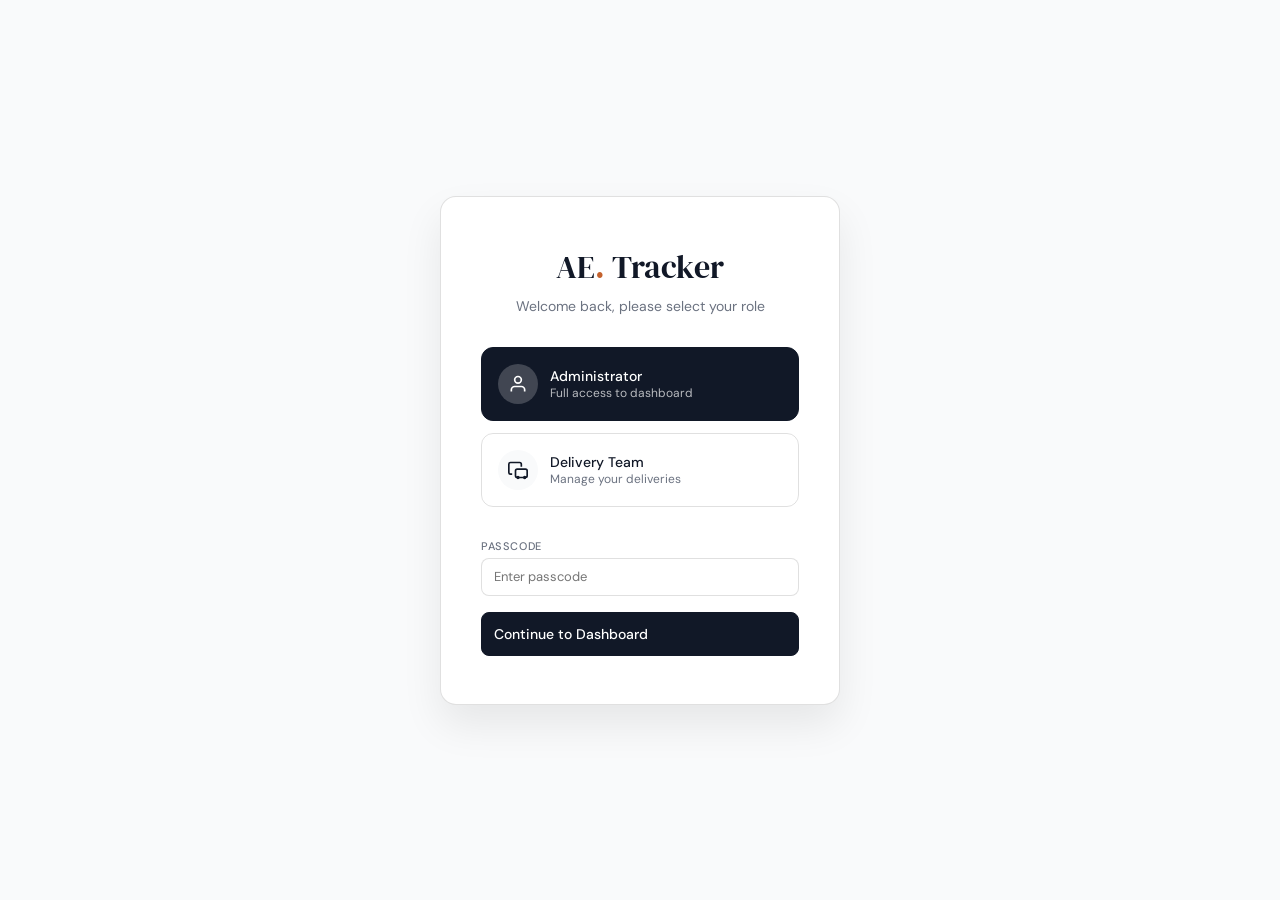
<file: index.html>
<!DOCTYPE html>
<html lang="en">

<head>
  <meta charset="UTF-8">
  <meta name="viewport" content="width=device-width, initial-scale=1.0">
  <title>Dashboard · AE Tracker</title>
  <meta name="description"
    content="AE Tracker – Sales dashboard for campus branch. Track orders, revenue, deliveries and customers.">
  <link rel="preconnect" href="https://fonts.googleapis.com">
  <link
    href="https://fonts.googleapis.com/css2?family=DM+Serif+Display:ital@0;1&family=DM+Sans:opsz,wght@9..40,300;9..40,400;9..40,500&display=swap"
    rel="stylesheet">
  <link rel="stylesheet" href="style.css">
</head>

<body>

  <!-- SIDEBAR -->
  <div class="sidebar-overlay" id="sidebarOverlay" onclick="toggleSidebar()"></div>
  <aside class="sidebar">
    <a class="logo" href="index.html">AE<span>.</span> Tracker</a>

    <div class="nav-section">Main</div>
    <a class="nav-item active" href="index.html">
      <svg viewBox="0 0 24 24" fill="none" stroke="currentColor" stroke-width="2">
        <rect x="3" y="3" width="7" height="7" />
        <rect x="14" y="3" width="7" height="7" />
        <rect x="3" y="14" width="7" height="7" />
        <rect x="14" y="14" width="7" height="7" />
      </svg>
      Dashboard
    </a>
    <a class="nav-item" href="orders.html">
      <svg viewBox="0 0 24 24" fill="none" stroke="currentColor" stroke-width="2">
        <path
          d="M9 5H7a2 2 0 00-2 2v12a2 2 0 002 2h10a2 2 0 002-2V7a2 2 0 00-2-2h-2M9 5a2 2 0 002 2h2a2 2 0 002-2M9 5a2 2 0 012-2h2a2 2 0 012 2" />
      </svg>
      Orders
    </a>
    <a class="nav-item" href="customers.html">
      <svg viewBox="0 0 24 24" fill="none" stroke="currentColor" stroke-width="2">
        <path d="M17 21v-2a4 4 0 00-4-4H5a4 4 0 00-4 4v2" />
        <circle cx="9" cy="7" r="4" />
        <path d="M23 21v-2a4 4 0 00-3-3.87M16 3.13a4 4 0 010 7.75" />
      </svg>
      Customers
    </a>
    <a class="nav-item" href="deliveries.html">
      <svg viewBox="0 0 24 24" fill="none" stroke="currentColor" stroke-width="2">
        <path d="M5 17H3a2 2 0 01-2-2V5a2 2 0 012-2h11a2 2 0 012 2v3" />
        <rect x="9" y="11" width="14" height="10" rx="2" />
        <circle cx="12" cy="21" r="1" />
        <circle cx="20" cy="21" r="1" />
      </svg>
      Deliveries
    </a>

    <div class="nav-divider"></div>

    <div class="nav-section">Reports</div>
    <a class="nav-item" href="revenue.html">
      <svg viewBox="0 0 24 24" fill="none" stroke="currentColor" stroke-width="2">
        <polyline points="22 12 18 12 15 21 9 3 6 12 2 12" />
      </svg>
      Revenue
    </a>
    <a class="nav-item" href="settings.html">
      <svg viewBox="0 0 24 24" fill="none" stroke="currentColor" stroke-width="2">
        <circle cx="12" cy="12" r="3" />
        <path
          d="M19.4 15a1.65 1.65 0 00.33 1.82l.06.06a2 2 0 010 2.83 2 2 0 01-2.83 0l-.06-.06a1.65 1.65 0 00-1.82-.33 1.65 1.65 0 00-1 1.51V21a2 2 0 01-2 2 2 2 0 01-2-2v-.09A1.65 1.65 0 009 19.4a1.65 1.65 0 00-1.82.33l-.06.06a2 2 0 01-2.83 0 2 2 0 010-2.83l.06-.06A1.65 1.65 0 004.68 15a1.65 1.65 0 00-1.51-1H3a2 2 0 01-2-2 2 2 0 012-2h.09A1.65 1.65 0 004.6 9a1.65 1.65 0 00-.33-1.82l-.06-.06a2 2 0 010-2.83 2 2 0 012.83 0l.06.06A1.65 1.65 0 009 4.68a1.65 1.65 0 001-1.51V3a2 2 0 012-2 2 2 0 012 2v.09a1.65 1.65 0 001 1.51 1.65 1.65 0 001.82-.33l.06-.06a2 2 0 012.83 0 2 2 0 010 2.83l-.06.06A1.65 1.65 0 0019.4 9a1.65 1.65 0 001.51 1H21a2 2 0 012 2 2 2 0 01-2 2h-.09a1.65 1.65 0 00-1.51 1z" />
      </svg>
      Settings
    </a>

    <div class="sidebar-footer">
      <div class="avatar" id="sidebarAvatar">AE</div>
      <div class="avatar-info" style="flex:1;min-width:0">
        <div class="name" id="sidebarName">Admin</div>
        <div class="role" id="sidebarBranch" style="white-space:nowrap;overflow:hidden;text-overflow:ellipsis">Campus Branch</div>
      </div>
      <button onclick="DB.logout(); window.location.href='login.html'" title="Logout" style="cursor:pointer;border:none;background:transparent;color:var(--muted);padding:4px">
        <svg width="16" height="16" viewBox="0 0 24 24" fill="none" stroke="currentColor" stroke-width="2"><path d="M9 21H5a2 2 0 01-2-2V5a2 2 0 012-2h4"/><polyline points="16 17 21 12 16 7"/><line x1="21" y1="12" x2="9" y2="12"/></svg>
      </button>
    </div>
  </aside>

  <!-- MAIN -->
  <main class="main">
    <header class="topbar">
      <div class="topbar-left" style="display:flex;align-items:center;">
        <button class="mobile-menu-btn" onclick="toggleSidebar()">
          <svg width="24" height="24" viewBox="0 0 24 24" fill="none" stroke="currentColor" stroke-width="2"><line x1="3" y1="12" x2="21" y2="12"/><line x1="3" y1="6" x2="21" y2="6"/><line x1="3" y1="18" x2="21" y2="18"/></svg>
        </button>
        <div class="topbar-title">Sales Dashboard</div>
      </div>
      <div class="topbar-right">
        <button class="btn" onclick="exportCSV()">
          <svg width="13" height="13" viewBox="0 0 24 24" fill="none" stroke="currentColor" stroke-width="2.5">
            <path d="M21 15v4a2 2 0 01-2 2H5a2 2 0 01-2-2v-4" />
            <polyline points="7 10 12 15 17 10" />
            <line x1="12" y1="15" x2="12" y2="3" />
          </svg>
          Export
        </button>
        <button class="btn btn-primary" onclick="openNewOrder()">
          <svg width="13" height="13" viewBox="0 0 24 24" fill="none" stroke="currentColor" stroke-width="2.5">
            <line x1="12" y1="5" x2="12" y2="19" />
            <line x1="5" y1="12" x2="19" y2="12" />
          </svg>
          New Order
        </button>
      </div>
    </header>

    <div class="content">

      <!-- METRICS -->
      <div class="metric-grid" id="metricGrid"></div>

      <!-- DASHBOARD GRID -->
      <div class="dashboard-grid">

        <!-- LEFT: ORDER FEED -->
        <div>
          <div class="section-card fade d4">
            <div class="section-header">
              <div class="section-title">Recent Orders</div>
              <div style="display:flex;gap:8px;align-items:center;">
                <select class="filter-select" id="paymentFilter" onchange="renderOrders()">
                  <option value="all">All payments</option>
                </select>
                <a class="section-action" href="orders.html">View all →</a>
              </div>
            </div>
            <table class="data-table">
              <thead>
                <tr>
                  <th class="th-avatar"></th>
                  <th>#</th>
                  <th>Date</th>
                  <th>Customer</th>
                  <th>Payment</th>
                  <th>Courier</th>
                  <th>Amount</th>
                  <th>Status</th>
                </tr>
              </thead>
              <tbody id="orderBody"></tbody>
            </table>
          </div>
        </div>

        <!-- RIGHT COLUMN -->
        <div class="right-col">

          <!-- PAYMENT BREAKDOWN -->
          <div class="section-card fade d5">
            <div class="section-header">
              <div class="section-title">Payment Methods</div>
            </div>
            <div style="padding:1.25rem 1.5rem 0">
              <div class="bar-chart" id="barChart"></div>
            </div>
            <div id="paymentRows"></div>
          </div>

          <!-- DELIVERY TEAM -->
          <div class="section-card fade d6">
            <div class="section-header">
              <div class="section-title">Delivery Team</div>
              <a class="section-action" href="deliveries.html">View →</a>
            </div>
            <div id="courierList"></div>
          </div>

          <!-- TOP CUSTOMERS -->
          <div class="section-card fade d6">
            <div class="section-header">
              <div class="section-title">Top Customers</div>
              <a class="section-action" href="customers.html">View →</a>
            </div>
            <div id="customerList"></div>
          </div>

        </div>
      </div>
    </div>
  </main>

  <!-- NEW ORDER MODAL -->
  <div class="modal-overlay" id="orderModal" onclick="if(event.target===this)closeModal()">
    <div class="modal modal-wide">
      <div class="modal-header">
        <div class="modal-title" id="modalTitle">New Order</div>
        <button class="modal-close" onclick="closeModal()">×</button>
      </div>
      <div class="modal-body">
        <div class="grid-2">
          <div class="form-field">
            <label class="form-label">Customer Name</label>
            <input class="form-input" id="f-customer" placeholder="Full name">
          </div>
          <div class="form-field">
            <label class="form-label">Phone</label>
            <input class="form-input" id="f-phone" placeholder="265 8XX XXX XXX">
          </div>
        </div>
        <div class="grid-2">
          <div class="form-field">
            <label class="form-label">Amount (MK)</label>
            <input class="form-input" id="f-amount" type="number" placeholder="0" min="0">
          </div>
          <div class="form-field">
            <label class="form-label">Payment Method</label>
            <select class="form-select" id="f-payment"></select>
          </div>
        </div>
        <div class="grid-2">
          <div class="form-field">
            <label class="form-label">Location</label>
            <input class="form-input" id="f-location" value="Campus">
          </div>
          <div class="form-field">
            <label class="form-label">Courier</label>
            <select class="form-select" id="f-courier"></select>
          </div>
        </div>
        <div class="grid-2">
          <div class="form-field">
            <label class="form-label">Date</label>
            <input class="form-input" id="f-date" type="date">
          </div>
          <div class="form-field">
            <label class="form-label">Status</label>
            <select class="form-select" id="f-status">
              <option value="transit">In Transit</option>
              <option value="pending">Pending</option>
              <option value="delivered">Delivered</option>
              <option value="cancelled">Cancelled</option>
            </select>
          </div>
        </div>
        <div class="form-field">
          <label class="form-label">Notes (optional)</label>
          <input class="form-input" id="f-notes" placeholder="Any delivery notes...">
        </div>
      </div>
      <div class="modal-footer">
        <button class="btn" onclick="closeModal()">Cancel</button>
        <button class="btn btn-primary" id="modalSubmitBtn" onclick="submitOrder()">Add Order</button>
      </div>
    </div>
  </div>

  <div class="toast" id="toast"></div>

  <script src="db.js"></script>
  <script>
    const COLORS = { 'Mobile Money': '#2563EB', 'Cash': '#059669', 'Bank Transfer': '#C4622D' };
    const AV_COLORS = ['#C4622D', '#2563EB', '#059669', '#7C3AED', '#DB2777'];
    let editingOrderId = null;

    function fmt(n) { return 'MK ' + Number(n).toLocaleString(); }
    function fmtDate(d) {
      if (!d) return '—';
      return new Date(d).toLocaleDateString('en-GB', { day: '2-digit', month: 'short' });
    }

    function statusBadge(s) {
      const map = { delivered: 'status-delivered', transit: 'status-transit', pending: 'status-pending', cancelled: 'status-cancelled' };
      const label = { delivered: 'Delivered', transit: 'In Transit', pending: 'Pending', cancelled: 'Cancelled' };
      return `<span class="status ${map[s] || 'status-pending'}"><span class="status-dot"></span>${label[s] || s}</span>`;
    }

    async function getCourierName(id) {
      if (!id) return '—';
      const couriers = await DB.getCouriers();
      const c = couriers.find(x => x.id === id);
      return c ? c.name : '—';
    }

    async function initFilters() {
      const payments = await DB.getPayments();
      document.getElementById('paymentFilter').innerHTML = '<option value="all">All payments</option>' +
        payments.map(p => `<option value="${p}">${p}</option>`).join('');
    }

    async function populateOrderForm() {
      const [payments, couriers] = await Promise.all([DB.getPayments(), DB.getCouriers()]);
      document.getElementById('f-payment').innerHTML = payments.map(p => `<option value="${p}">${p}</option>`).join('');
      document.getElementById('f-courier').innerHTML =
        '<option value="">— Unassigned —</option>' +
        couriers.filter(c => c.active).map(c => `<option value="${c.id}">${c.name}</option>`).join('');
      if (!document.getElementById('f-date').value) {
        document.getElementById('f-date').value = new Date().toISOString().split('T')[0];
      }
    }

    async function openNewOrder() {
      editingOrderId = null;
      document.getElementById('modalTitle').textContent = 'New Order';
      document.getElementById('modalSubmitBtn').textContent = 'Add Order';
      await populateOrderForm();
      ['f-customer', 'f-phone', 'f-amount', 'f-notes'].forEach(id => document.getElementById(id).value = '');
      document.getElementById('f-location').value = 'Campus';
      document.getElementById('f-date').value = new Date().toISOString().split('T')[0];
      document.getElementById('f-status').value = 'transit';
      document.getElementById('orderModal').classList.add('open');
    }

    function closeModal() { document.getElementById('orderModal').classList.remove('open'); }

    async function submitOrder() {
      const amount = parseFloat(document.getElementById('f-amount').value);
      if (!amount || amount <= 0) { showToast('Please enter a valid amount', 'danger'); return; }
      const courierId = parseInt(document.getElementById('f-courier').value) || null;
      const order = {
        date: document.getElementById('f-date').value || new Date().toISOString().split('T')[0],
        customer: document.getElementById('f-customer').value.trim() || 'Unknown',
        phone: document.getElementById('f-phone').value.trim() || '—',
        location: document.getElementById('f-location').value.trim() || 'Campus',
        payment: document.getElementById('f-payment').value,
        courierId, amount,
        status: document.getElementById('f-status').value,
        notes: document.getElementById('f-notes').value.trim(),
      };
      if (editingOrderId) {
        await DB.updateOrder(editingOrderId, order);
        showToast(`Order #${String(editingOrderId).padStart(3, '0')} updated`);
      } else {
        const added = await DB.addOrder(order);
        showToast(`Order #${String(added.id).padStart(3, '0')} added`, 'success');
      }
      closeModal();
      await renderAll();
    }

    let _ordersCache = [];
    let _couriersCache = [];

    function renderOrders() {
      const filterVal = document.getElementById('paymentFilter').value;
      let orders = _ordersCache;
      if (filterVal !== 'all') orders = orders.filter(o => o.payment === filterVal);
      orders = orders.slice(-15).reverse();
      document.getElementById('orderBody').innerHTML = orders.length ? orders.map(o => `
        <tr class="order-row">
          <td class="td-avatar"><div class="avatar-circle">${getInitials(o.customer)}</div></td>
          <td class="td-no">#${String(o.id).padStart(3, '0')}</td>
          <td class="td-date">${fmtDate(o.date)}</td>
          <td class="td-name">${o.customer}</td>
          <td class="td-payment"><span class="payment-pill">${o.payment}</span></td>
          <td class="td-courier">${getCourierNameSync(o.courierId)}</td>
          <td class="td-amount">${fmt(o.amount)}</td>
          <td class="td-status">${statusBadge(o.status)}</td>
        </tr>
      `).join('') : `<tr><td colspan="8"><div class="empty-state"><p>No orders found</p></div></td></tr>`;
    }

    function getCourierNameSync(id) {
      if (!id) return '—';
      const c = _couriersCache.find(x => x.id === id);
      return c ? c.name : '—';
    }

    function renderMetrics(m) {
      document.getElementById('metricGrid').innerHTML = `
        <div class="metric-card fade d1">
          <div class="metric-label"><span class="dot" style="background:#059669"></span>Total Revenue</div>
          <div class="metric-value">${fmt(m.total_revenue)}</div>
          <div class="metric-sub">${m.order_count} transactions <span class="metric-badge badge-up">↑ Active</span></div>
        </div>
        <div class="metric-card fade d2">
          <div class="metric-label"><span class="dot" style="background:#F97316"></span>In Transit</div>
          <div class="metric-value">${m.in_transit}</div>
          <div class="metric-sub">${m.pending} pending · ${m.delivered} delivered <span class="metric-badge badge-warn">Live</span></div>
        </div>
        <div class="metric-card fade d3">
          <div class="metric-label"><span class="dot" style="background:#2563EB"></span>Avg Order Value</div>
          <div class="metric-value">${fmt(m.avg_order_value)}</div>
          <div class="metric-sub">High: ${fmt(m.max_amount)} · Low: ${fmt(m.min_amount)}</div>
        </div>
      `;
    }

    function renderPayments(payments) {
      const total = payments.reduce((s, p) => s + p.total, 0);
      const maxVal = Math.max(...payments.map(p => p.total));
      document.getElementById('barChart').innerHTML = payments.map(p => `
        <div class="bar-col">
          <div class="bar" style="height:${Math.round((p.total / maxVal) * 68)}px;background:${COLORS[p.payment] || '#9CA3AF'}" title="${p.payment}: ${fmt(p.total)}"></div>
          <div class="bar-label">${p.payment.split(' ')[0]}</div>
        </div>
      `).join('');
      document.getElementById('paymentRows').innerHTML = payments.map(p => {
        const pct = Math.round((p.total / total) * 100);
        return `
          <div class="payment-row">
            <div class="payment-method">${p.payment}</div>
            <div class="payment-bar-wrap"><div class="payment-bar" style="width:${pct}%;background:${COLORS[p.payment] || '#9CA3AF'}"></div></div>
            <div class="payment-pct">${pct}%</div>
            <div class="payment-amount">${fmt(p.total)}</div>
          </div>`;
      }).join('');
    }

    function renderCouriers(stats) {
      document.getElementById('courierList').innerHTML = stats.length ? stats.map((c, i) => {
        const initials = c.name.split(' ').map(w => w[0]).join('').slice(0, 2).toUpperCase();
        return `
          <div class="courier-card">
            <div class="courier-av" style="background:${AV_COLORS[i % AV_COLORS.length]}">${initials}</div>
            <div>
              <div class="courier-name">${c.name}</div>
              <div class="courier-deliveries">${c.deliveries} deliveries</div>
            </div>
            <div class="courier-revenue">${fmt(c.revenue)}</div>
          </div>`;
      }).join('') : '<div class="empty-state"><p>No courier data yet</p></div>';
    }

    function renderCustomers() {
      const orders = _ordersCache;
      const customers = {};
      orders.forEach(o => {
        const key = o.customer !== 'Unknown' ? o.customer : (o.phone !== '—' ? o.phone : 'Unknown');
        if (!customers[key]) customers[key] = { orders: 0, total: 0 };
        customers[key].orders++;
        customers[key].total += o.amount;
      });
      const sorted = Object.entries(customers).sort((a, b) => b[1].total - a[1].total).slice(0, 5);
      document.getElementById('customerList').innerHTML = sorted.map(([name, data]) => `
        <div class="sub-row">
          <div>
            <div class="sub-name">${name}</div>
            <div class="sub-location">${data.orders} order${data.orders > 1 ? 's' : ''}</div>
          </div>
          <div class="sub-count">${fmt(data.total)}</div>
        </div>
      `).join('');
    }

    async function renderAll() {
      const [dash, orders, couriers] = await Promise.all([
        DB.getDashboardMetrics(),
        DB.getOrders(),
        DB.getCouriers(),
      ]);
      _ordersCache = orders;
      _couriersCache = couriers;
      renderMetrics(dash.metrics);
      renderPayments(dash.payments);
      renderCouriers(dash.courierStats);
      renderOrders();
      renderCustomers();
    }

    async function exportCSV() {
      const rows = [['#', 'Date', 'Customer', 'Phone', 'Location', 'Payment', 'Courier', 'Amount', 'Status']];
      const orders = await DB.getOrders();
      const couriers = await DB.getCouriers();
      orders.forEach(o => {
        const c = couriers.find(x => x.id === o.courierId);
        rows.push([o.id, o.date, o.customer, o.phone, o.location, o.payment, c ? c.name : '—', o.amount, o.status]);
      });
      const csv = rows.map(r => r.map(v => `"${String(v).replace(/"/g, '""')}"`).join(',')).join('\n');
      const a = document.createElement('a');
      a.href = URL.createObjectURL(new Blob([csv], { type: 'text/csv' }));
      a.download = 'AE_Sales_Export.csv';
      a.click();
      showToast('Exported as CSV', 'success');
    }

    function showToast(msg, type = '') {
      const t = document.getElementById('toast');
      t.textContent = msg;
      t.className = 'toast show' + (type ? ' toast-' + type : '');
      clearTimeout(t._t);
      t._t = setTimeout(() => { t.className = 'toast'; }, 2800);
    }

    (async () => {
      await DB.ready;
      const user = DB.getCurrentUser();
      if (!user) window.location.href = 'login.html';
      else if (user.role === 'courier') window.location.href = 'courier_dashboard.html';
      const s = await DB.getSettings();
      document.getElementById('sidebarName').textContent = s.adminName || 'Admin';
      document.getElementById('sidebarBranch').textContent = s.branch || 'Campus Branch';
      document.getElementById('sidebarAvatar').textContent = (s.adminName || 'AE').slice(0, 2).toUpperCase();
      await initFilters();
      await renderAll();
    })();
  </script>
</body>

</html>
</file>
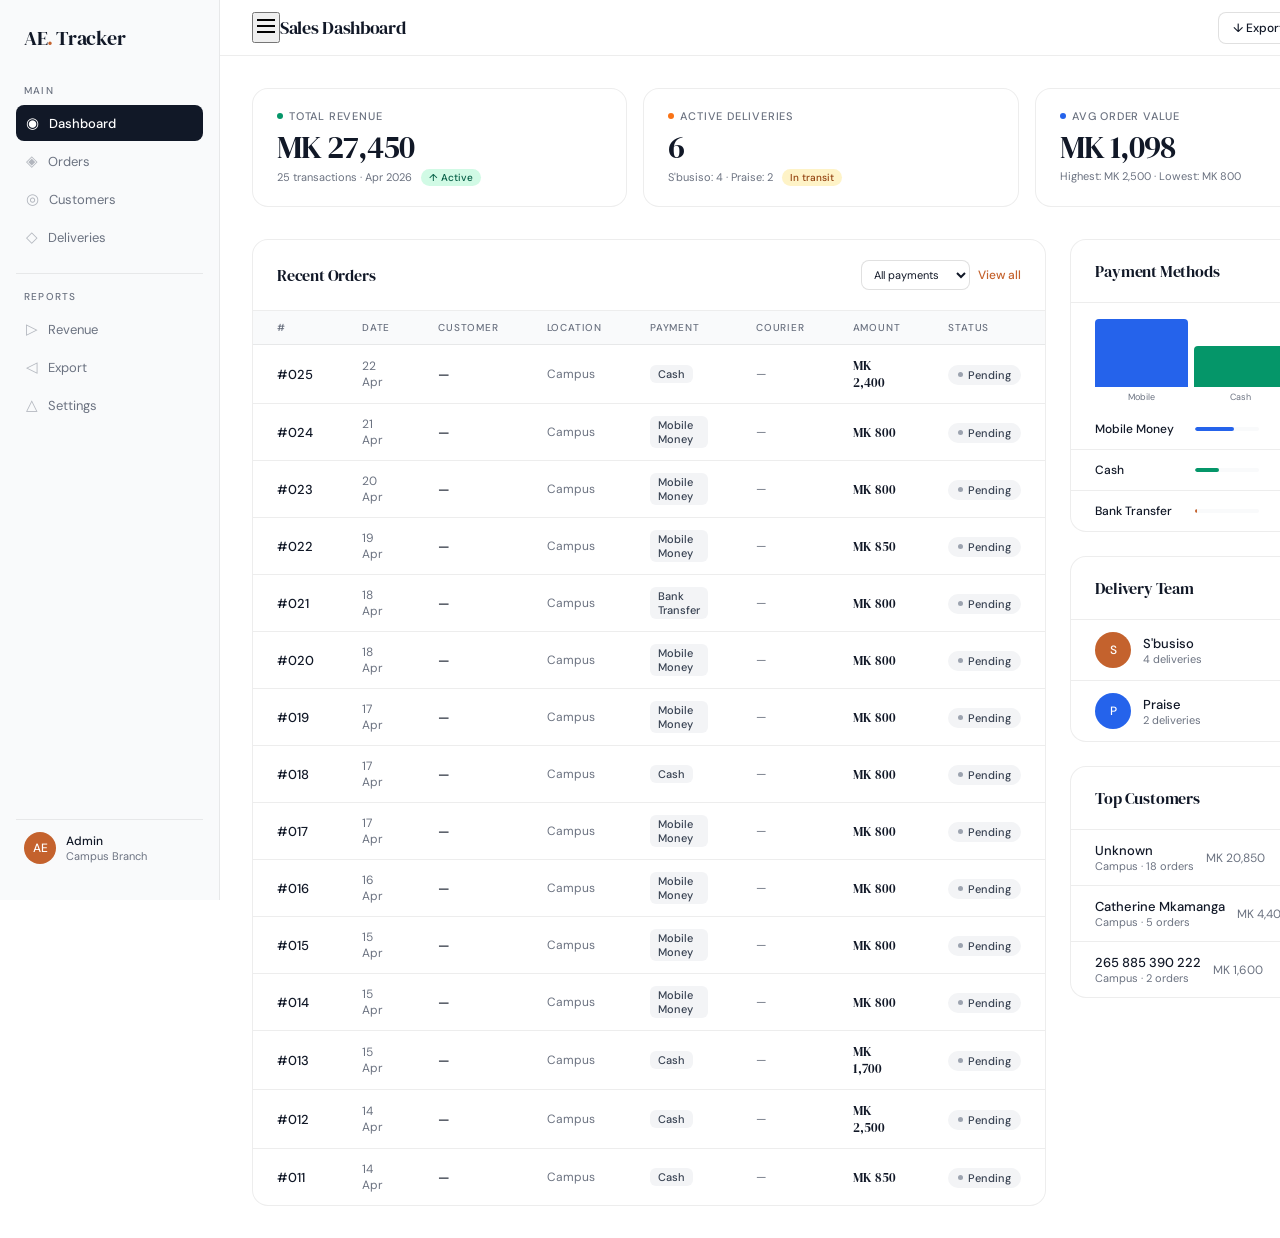
<file: AE_Sales_Dashboard.html>
<!DOCTYPE html>
<html lang="en">
<head>
<meta charset="UTF-8">
<meta name="viewport" content="width=device-width, initial-scale=1.0">
<title>AE Sales Tracker</title>
<link rel="preconnect" href="https://fonts.googleapis.com">
<link href="https://fonts.googleapis.com/css2?family=DM+Serif+Display:ital@0;1&family=DM+Sans:opsz,wght@9..40,300;9..40,400;9..40,500&display=swap" rel="stylesheet">
<style>
  *, *::before, *::after { box-sizing: border-box; margin: 0; padding: 0; }

  :root {
    --bg: #FFFFFF;
    --sidebar: #F9FAFB;
    --surface: #FFFFFF;
    --border: rgba(0,0,0,0.07);
    --border-md: rgba(0,0,0,0.12);
    --text: #111827;
    --muted: #6B7280;
    --accent: #C4622D;
    --success: #059669;
    --warning: #F97316;
    --danger: #DC2626;
    --info: #2563EB;
    --radius: 12px;
    --radius-lg: 16px;
  }

  body {
    font-family: 'DM Sans', sans-serif;
    background: var(--bg);
    color: var(--text);
    display: flex;
    min-height: 100vh;
    font-size: 14px;
  }

  /* SIDEBAR */
  .sidebar {
    width: 220px;
    flex-shrink: 0;
    background: var(--sidebar);
    border-right: 1px solid var(--border);
    display: flex;
    flex-direction: column;
    padding: 1.5rem 1rem;
    position: fixed;
    top: 0; left: 0; bottom: 0;
  }

  .logo {
    font-family: 'DM Serif Display', serif;
    font-size: 20px;
    letter-spacing: -0.4px;
    color: var(--text);
    margin-bottom: 2rem;
    padding: 0 0.5rem;
  }
  .logo span { color: var(--accent); }

  .nav-section {
    font-size: 10px;
    font-weight: 500;
    letter-spacing: 1.2px;
    text-transform: uppercase;
    color: var(--muted);
    padding: 0 0.5rem;
    margin-bottom: 0.5rem;
  }

  .nav-item {
    display: flex;
    align-items: center;
    gap: 10px;
    padding: 8px 10px;
    border-radius: 8px;
    cursor: pointer;
    color: var(--muted);
    font-size: 13px;
    font-weight: 400;
    margin-bottom: 2px;
    transition: all 0.15s;
    text-decoration: none;
  }

  .nav-item:hover { background: rgba(0,0,0,0.04); color: var(--text); }
  .nav-item.active { background: var(--text); color: #fff; font-weight: 500; }
  .nav-item.active .nav-icon { opacity: 1; }
  .nav-icon { opacity: 0.5; font-size: 15px; }

  .nav-divider { height: 1px; background: var(--border); margin: 1rem 0; }

  .sidebar-footer {
    margin-top: auto;
    padding: 0.75rem 0.5rem;
    border-top: 1px solid var(--border);
    display: flex;
    align-items: center;
    gap: 10px;
    cursor: pointer;
  }

  .avatar {
    width: 32px; height: 32px;
    background: var(--accent);
    border-radius: 50%;
    display: flex; align-items: center; justify-content: center;
    font-size: 12px; font-weight: 500; color: #fff;
    flex-shrink: 0;
  }

  .avatar-info .name { font-size: 12px; font-weight: 500; }
  .avatar-info .role { font-size: 11px; color: var(--muted); }

  /* MAIN */
  .main {
    margin-left: 220px;
    flex: 1;
    display: flex;
    flex-direction: column;
  }

  .topbar {
    height: 56px;
    border-bottom: 1px solid var(--border);
    display: flex;
    align-items: center;
    justify-content: space-between;
    padding: 0 2rem;
    position: sticky;
    top: 0;
    background: var(--bg);
    z-index: 10;
  }

  .topbar-title {
    font-family: 'DM Serif Display', serif;
    font-size: 18px;
    letter-spacing: -0.3px;
  }

  .topbar-right {
    display: flex;
    align-items: center;
    gap: 10px;
  }

  .btn {
    display: inline-flex;
    align-items: center;
    gap: 6px;
    padding: 7px 14px;
    border-radius: 8px;
    font-family: 'DM Sans', sans-serif;
    font-size: 12px;
    font-weight: 500;
    cursor: pointer;
    border: 1px solid var(--border-md);
    background: var(--bg);
    color: var(--text);
    transition: all 0.15s;
  }

  .btn:hover { background: var(--sidebar); }

  .btn-primary {
    background: var(--text);
    color: #fff;
    border-color: var(--text);
  }

  .btn-primary:hover { background: #1f2937; }

  .content { padding: 2rem; }

  /* METRIC CARDS */
  .metric-grid {
    display: grid;
    grid-template-columns: repeat(3, 1fr);
    gap: 1rem;
    margin-bottom: 2rem;
  }

  .metric-card {
    background: var(--surface);
    border: 1px solid var(--border);
    border-radius: var(--radius-lg);
    padding: 1.25rem 1.5rem;
    transition: border-color 0.2s;
  }

  .metric-card:hover { border-color: var(--border-md); }

  .metric-label {
    font-size: 11px;
    font-weight: 500;
    letter-spacing: 0.8px;
    text-transform: uppercase;
    color: var(--muted);
    margin-bottom: 0.5rem;
    display: flex;
    align-items: center;
    gap: 6px;
  }

  .metric-label .dot {
    width: 6px; height: 6px;
    border-radius: 50%;
  }

  .metric-value {
    font-family: 'DM Serif Display', serif;
    font-size: 32px;
    letter-spacing: -1px;
    color: var(--text);
    line-height: 1;
    margin-bottom: 0.4rem;
  }

  .metric-sub {
    font-size: 11px;
    color: var(--muted);
  }

  .metric-badge {
    display: inline-flex;
    align-items: center;
    gap: 3px;
    padding: 2px 8px;
    border-radius: 999px;
    font-size: 10px;
    font-weight: 500;
    margin-left: 6px;
  }

  .badge-up { background: #D1FAE5; color: #065F46; }
  .badge-warn { background: #FEF3C7; color: #92400E; }

  /* GRID LAYOUT */
  .dashboard-grid {
    display: grid;
    grid-template-columns: 1fr 340px;
    gap: 1.5rem;
  }

  /* SECTION CARD */
  .section-card {
    background: var(--surface);
    border: 1px solid var(--border);
    border-radius: var(--radius-lg);
    overflow: hidden;
  }

  .section-header {
    display: flex;
    align-items: center;
    justify-content: space-between;
    padding: 1.25rem 1.5rem;
    border-bottom: 1px solid var(--border);
  }

  .section-title {
    font-family: 'DM Serif Display', serif;
    font-size: 16px;
    letter-spacing: -0.2px;
  }

  .section-action {
    font-size: 12px;
    color: var(--accent);
    cursor: pointer;
    font-weight: 500;
  }

  /* STATUS BADGE */
  .status {
    display: inline-flex;
    align-items: center;
    gap: 5px;
    padding: 3px 10px;
    border-radius: 999px;
    font-size: 11px;
    font-weight: 500;
  }

  .status-dot { width: 5px; height: 5px; border-radius: 50%; }

  .status-delivered { background: #D1FAE5; color: #065F46; }
  .status-delivered .status-dot { background: #059669; }
  .status-transit { background: #FEF3C7; color: #92400E; }
  .status-transit .status-dot { background: #F97316; animation: blink 1.5s infinite; }
  .status-pending { background: #F3F4F6; color: #374151; }
  .status-pending .status-dot { background: #9CA3AF; }

  @keyframes blink { 0%,100%{opacity:1} 50%{opacity:0.3} }

  /* ORDER TABLE */
  .order-table { width: 100%; border-collapse: collapse; }

  .order-table th {
    text-align: left;
    font-size: 10px;
    font-weight: 500;
    letter-spacing: 0.8px;
    text-transform: uppercase;
    color: var(--muted);
    padding: 10px 1.5rem;
    border-bottom: 1px solid var(--border);
    background: var(--sidebar);
  }

  .order-table td {
    padding: 12px 1.5rem;
    border-bottom: 1px solid var(--border);
    font-size: 13px;
    color: var(--text);
  }

  .order-table tr:last-child td { border-bottom: none; }
  .order-table tr:hover td { background: #FAFAFA; }

  .order-no { font-weight: 500; color: var(--muted); font-size: 12px; }
  .order-customer { font-weight: 500; }
  .order-amount { font-family: 'DM Serif Display', serif; font-size: 15px; }

  .payment-pill {
    display: inline-flex;
    align-items: center;
    gap: 4px;
    padding: 2px 8px;
    border-radius: 6px;
    font-size: 11px;
    font-weight: 500;
    background: #F3F4F6;
    color: #374151;
  }

  /* RIGHT COLUMN */
  .right-col { display: flex; flex-direction: column; gap: 1.5rem; }

  /* PAYMENT BREAKDOWN */
  .payment-row {
    display: flex;
    align-items: center;
    padding: 12px 1.5rem;
    border-bottom: 1px solid var(--border);
    gap: 10px;
  }
  .payment-row:last-child { border-bottom: none; }

  .payment-bar-wrap { flex: 1; height: 4px; background: var(--sidebar); border-radius: 2px; overflow: hidden; }
  .payment-bar { height: 100%; border-radius: 2px; transition: width 0.6s ease; }

  .payment-method { font-size: 12px; font-weight: 500; min-width: 90px; }
  .payment-pct { font-size: 11px; color: var(--muted); min-width: 36px; text-align: right; }
  .payment-amount { font-size: 12px; font-weight: 500; min-width: 70px; text-align: right; }

  /* DELIVERY TEAM */
  .courier-card {
    display: flex;
    align-items: center;
    gap: 12px;
    padding: 12px 1.5rem;
    border-bottom: 1px solid var(--border);
  }
  .courier-card:last-child { border-bottom: none; }

  .courier-av {
    width: 36px; height: 36px;
    border-radius: 50%;
    display: flex; align-items: center; justify-content: center;
    font-size: 12px; font-weight: 500; color: #fff;
    flex-shrink: 0;
  }

  .courier-name { font-size: 13px; font-weight: 500; }
  .courier-deliveries { font-size: 11px; color: var(--muted); }
  .courier-revenue { font-family: 'DM Serif Display', serif; font-size: 14px; margin-left: auto; }

  /* MINI CHART */
  .chart-area {
    padding: 1.25rem 1.5rem;
  }

  .bar-chart {
    display: flex;
    align-items: flex-end;
    gap: 6px;
    height: 80px;
    margin-bottom: 6px;
  }

  .bar-col { flex: 1; display: flex; flex-direction: column; align-items: center; gap: 4px; }

  .bar {
    width: 100%;
    border-radius: 4px 4px 0 0;
    transition: opacity 0.2s;
    cursor: pointer;
  }
  .bar:hover { opacity: 0.75; }

  .bar-label { font-size: 9px; color: var(--muted); text-align: center; }

  /* SUBSCRIPTION / CUSTOMER SECTION */
  .sub-row {
    display: flex;
    align-items: center;
    gap: 12px;
    padding: 12px 1.5rem;
    border-bottom: 1px solid var(--border);
  }
  .sub-row:last-child { border-bottom: none; }

  .sub-name { font-size: 13px; font-weight: 500; flex: 1; }
  .sub-location { font-size: 11px; color: var(--muted); }
  .sub-count { font-size: 12px; color: var(--muted); min-width: 50px; text-align: right; }

  /* FADE IN */
  .fade { opacity: 0; transform: translateY(10px); animation: fadeIn 0.4s ease forwards; }
  @keyframes fadeIn { to { opacity: 1; transform: none; } }
  .d1 { animation-delay: 0.05s; }
  .d2 { animation-delay: 0.12s; }
  .d3 { animation-delay: 0.2s; }
  .d4 { animation-delay: 0.28s; }
  .d5 { animation-delay: 0.36s; }
  .d6 { animation-delay: 0.44s; }

  /* ADD ORDER MODAL */
  .modal-overlay {
    display: none;
    position: fixed; inset: 0;
    background: rgba(0,0,0,0.3);
    z-index: 100;
    align-items: center;
    justify-content: center;
  }
  .modal-overlay.open { display: flex; }

  .modal {
    background: #fff;
    border-radius: var(--radius-lg);
    width: 420px;
    border: 1px solid var(--border-md);
    overflow: hidden;
  }

  .modal-header {
    padding: 1.25rem 1.5rem;
    border-bottom: 1px solid var(--border);
    display: flex;
    align-items: center;
    justify-content: space-between;
  }

  .modal-title {
    font-family: 'DM Serif Display', serif;
    font-size: 17px;
  }

  .modal-close {
    width: 28px; height: 28px;
    border-radius: 6px;
    border: 1px solid var(--border);
    background: none;
    cursor: pointer;
    display: flex; align-items: center; justify-content: center;
    font-size: 16px;
    color: var(--muted);
  }

  .modal-close:hover { background: var(--sidebar); }

  .modal-body { padding: 1.25rem 1.5rem; display: flex; flex-direction: column; gap: 12px; }

  .form-field { display: flex; flex-direction: column; gap: 5px; }
  .form-label { font-size: 11px; font-weight: 500; color: var(--muted); text-transform: uppercase; letter-spacing: 0.6px; }

  .form-input, .form-select {
    height: 38px;
    border: 1px solid var(--border-md);
    border-radius: 8px;
    padding: 0 12px;
    font-family: 'DM Sans', sans-serif;
    font-size: 13px;
    color: var(--text);
    outline: none;
    transition: border-color 0.15s;
    background: var(--bg);
    width: 100%;
  }

  .form-input:focus, .form-select:focus { border-color: var(--accent); }

  .modal-footer {
    padding: 1rem 1.5rem;
    border-top: 1px solid var(--border);
    display: flex;
    gap: 8px;
    justify-content: flex-end;
  }

  .toast {
    position: fixed;
    bottom: 1.5rem; right: 1.5rem;
    background: var(--text);
    color: #fff;
    padding: 10px 16px;
    border-radius: 8px;
    font-size: 13px;
    font-weight: 500;
    z-index: 200;
    opacity: 0;
    transform: translateY(8px);
    transition: all 0.2s;
    pointer-events: none;
  }
  .toast.show { opacity: 1; transform: none; }
</style>
</head>
<body>

<!-- SIDEBAR -->
  <div class="sidebar-overlay" id="sidebarOverlay" onclick="toggleSidebar()"></div>
  <aside class="sidebar">
  <div class="logo">AE<span>.</span> Tracker</div>

  <div class="nav-section">Main</div>
  <a class="nav-item active" href="#">
    <span class="nav-icon">◉</span> Dashboard
  </a>
  <a class="nav-item" href="#">
    <span class="nav-icon">◈</span> Orders
  </a>
  <a class="nav-item" href="#">
    <span class="nav-icon">◎</span> Customers
  </a>
  <a class="nav-item" href="#">
    <span class="nav-icon">◇</span> Deliveries
  </a>

  <div class="nav-divider"></div>

  <div class="nav-section">Reports</div>
  <a class="nav-item" href="#">
    <span class="nav-icon">▷</span> Revenue
  </a>
  <a class="nav-item" href="#">
    <span class="nav-icon">◁</span> Export
  </a>
  <a class="nav-item" href="#">
    <span class="nav-icon">△</span> Settings
  </a>

  <div class="sidebar-footer">
    <div class="avatar">AE</div>
    <div class="avatar-info">
      <div class="name">Admin</div>
      <div class="role">Campus Branch</div>
    </div>
  </div>
</aside>

<!-- MAIN -->
<main class="main">
  <header class="topbar">
      <div class="topbar-left" style="display:flex;align-items:center;">
        <button class="mobile-menu-btn" onclick="toggleSidebar()">
          <svg width="24" height="24" viewBox="0 0 24 24" fill="none" stroke="currentColor" stroke-width="2"><line x1="3" y1="12" x2="21" y2="12"/><line x1="3" y1="6" x2="21" y2="6"/><line x1="3" y1="18" x2="21" y2="18"/></svg>
        </button>
        <div class="topbar-title">Sales Dashboard</div>
      </div>
    <div class="topbar-right">
      <button class="btn" onclick="exportData()">↓ Export</button>
      <button class="btn btn-primary" onclick="openModal()">+ New Order</button>
    </div>
  </header>

  <div class="content">

    <!-- METRICS -->
    <div class="metric-grid">
      <div class="metric-card fade d1">
        <div class="metric-label"><span class="dot" style="background:#059669"></span>Total Revenue</div>
        <div class="metric-value">MK 27,450</div>
        <div class="metric-sub">25 transactions · Apr 2026 <span class="metric-badge badge-up">↑ Active</span></div>
      </div>
      <div class="metric-card fade d2">
        <div class="metric-label"><span class="dot" style="background:#F97316"></span>Active Deliveries</div>
        <div class="metric-value">6</div>
        <div class="metric-sub">S'busiso: 4 · Praise: 2 <span class="metric-badge badge-warn">In transit</span></div>
      </div>
      <div class="metric-card fade d3">
        <div class="metric-label"><span class="dot" style="background:#2563EB"></span>Avg Order Value</div>
        <div class="metric-value">MK 1,098</div>
        <div class="metric-sub">Highest: MK 2,500 · Lowest: MK 800</div>
      </div>
    </div>

    <!-- DASHBOARD GRID -->
    <div class="dashboard-grid">

      <!-- LEFT: ORDER FEED -->
      <div>
        <div class="section-card fade d4">
          <div class="section-header">
            <div class="section-title">Recent Orders</div>
            <div style="display:flex;gap:8px;align-items:center;">
              <select class="form-select" style="height:30px;font-size:11px;padding:0 8px;width:auto;" onchange="filterOrders(this.value)">
                <option value="all">All payments</option>
                <option value="Mobile Money">Mobile Money</option>
                <option value="Cash">Cash</option>
                <option value="Bank Transfer">Bank Transfer</option>
              </select>
              <span class="section-action">View all</span>
            </div>
          </div>
          <table class="order-table" id="orderTable">
            <thead>
              <tr>
                <th>#</th>
                <th>Date</th>
                <th>Customer</th>
                <th>Location</th>
                <th>Payment</th>
                <th>Courier</th>
                <th>Amount</th>
                <th>Status</th>
              </tr>
            </thead>
            <tbody id="orderBody"></tbody>
          </table>
        </div>
      </div>

      <!-- RIGHT COLUMN -->
      <div class="right-col">

        <!-- PAYMENT BREAKDOWN -->
        <div class="section-card fade d5">
          <div class="section-header">
            <div class="section-title">Payment Methods</div>
          </div>
          <div class="chart-area" style="padding-bottom:0">
            <div class="bar-chart" id="barChart"></div>
          </div>
          <div id="paymentRows"></div>
        </div>

        <!-- DELIVERY TEAM -->
        <div class="section-card fade d6">
          <div class="section-header">
            <div class="section-title">Delivery Team</div>
          </div>
          <div id="courierList"></div>
        </div>

        <!-- TOP CUSTOMERS -->
        <div class="section-card fade d6">
          <div class="section-header">
            <div class="section-title">Top Customers</div>
          </div>
          <div id="customerList"></div>
        </div>

      </div>
    </div>
  </div>
</main>

<!-- ADD ORDER MODAL -->
<div class="modal-overlay" id="modalOverlay" onclick="if(event.target===this)closeModal()">
  <div class="modal">
    <div class="modal-header">
      <div class="modal-title">New Order</div>
      <button class="modal-close" onclick="closeModal()">×</button>
    </div>
    <div class="modal-body">
      <div style="display:grid;grid-template-columns:1fr 1fr;gap:12px;">
        <div class="form-field">
          <label class="form-label">Customer Name</label>
          <input class="form-input" id="f-customer" placeholder="Full name" />
        </div>
        <div class="form-field">
          <label class="form-label">Phone</label>
          <input class="form-input" id="f-phone" placeholder="265 8XX XXX XXX" />
        </div>
      </div>
      <div style="display:grid;grid-template-columns:1fr 1fr;gap:12px;">
        <div class="form-field">
          <label class="form-label">Amount (MK)</label>
          <input class="form-input" id="f-amount" type="number" placeholder="0" />
        </div>
        <div class="form-field">
          <label class="form-label">Payment Method</label>
          <select class="form-select" id="f-payment">
            <option>Mobile Money</option>
            <option>Cash</option>
            <option>Bank Transfer</option>
          </select>
        </div>
      </div>
      <div style="display:grid;grid-template-columns:1fr 1fr;gap:12px;">
        <div class="form-field">
          <label class="form-label">Location</label>
          <input class="form-input" id="f-location" value="Campus" />
        </div>
        <div class="form-field">
          <label class="form-label">Courier</label>
          <select class="form-select" id="f-courier">
            <option>S'busiso</option>
            <option>Praise</option>
            <option>Peter Kalua</option>
          </select>
        </div>
      </div>
      <div class="form-field">
        <label class="form-label">Notes (optional)</label>
        <input class="form-input" id="f-notes" placeholder="Any delivery notes..." />
      </div>
    </div>
    <div class="modal-footer">
      <button class="btn" onclick="closeModal()">Cancel</button>
      <button class="btn btn-primary" onclick="submitOrder()">Add Order</button>
    </div>
  </div>
</div>

<div class="toast" id="toast"></div>

<script>
const RAW_ORDERS = [
  {no:1, date:'07 Apr',customer:'—',phone:'—',location:'Campus',payment:'Mobile Money',courier:"S'busiso",amount:2100,status:'delivered'},
  {no:2, date:'08 Apr',customer:'—',phone:'265 885 390 222',location:'Campus',payment:'Mobile Money',courier:"S'busiso",amount:800,status:'delivered'},
  {no:3, date:'08 Apr',customer:'Catherine Mkamanga',phone:'—',location:'Campus',payment:'Mobile Money',courier:"S'busiso",amount:800,status:'delivered'},
  {no:4, date:'08 Apr',customer:'—',phone:'—',location:'Campus',payment:'Mobile Money',courier:"S'busiso",amount:850,status:'delivered'},
  {no:5, date:'09 Apr',customer:'Catherine Mkamanga',phone:'265 885 390 222',location:'Campus',payment:'Mobile Money',courier:'Praise',amount:900,status:'delivered'},
  {no:6, date:'10 Apr',customer:'Catherine Mkamanga',phone:'265 885 390 222',location:'Campus',payment:'Mobile Money',courier:'Praise',amount:900,status:'delivered'},
  {no:7, date:'12 Apr',customer:'Catherine Mkamanga',phone:'265 885 390 222',location:'Campus',payment:'Mobile Money',courier:'—',amount:900,status:'transit'},
  {no:8, date:'13 Apr',customer:'Catherine Mkamanga',phone:'265 885 390 222',location:'Campus',payment:'Mobile Money',courier:'—',amount:900,status:'transit'},
  {no:9, date:'13 Apr',customer:'—',phone:'265 885 390 222',location:'Campus',payment:'Mobile Money',courier:'—',amount:800,status:'transit'},
  {no:10,date:'14 Apr',customer:'—',phone:'—',location:'Campus',payment:'Cash',courier:'—',amount:1600,status:'pending'},
  {no:11,date:'14 Apr',customer:'—',phone:'—',location:'Campus',payment:'Cash',courier:'—',amount:850,status:'pending'},
  {no:12,date:'14 Apr',customer:'—',phone:'—',location:'Campus',payment:'Cash',courier:'—',amount:2500,status:'pending'},
  {no:13,date:'15 Apr',customer:'—',phone:'—',location:'Campus',payment:'Cash',courier:'—',amount:1700,status:'pending'},
  {no:14,date:'15 Apr',customer:'—',phone:'—',location:'Campus',payment:'Mobile Money',courier:'—',amount:800,status:'pending'},
  {no:15,date:'15 Apr',customer:'—',phone:'—',location:'Campus',payment:'Mobile Money',courier:'—',amount:800,status:'pending'},
  {no:16,date:'16 Apr',customer:'—',phone:'—',location:'Campus',payment:'Mobile Money',courier:'—',amount:800,status:'pending'},
  {no:17,date:'17 Apr',customer:'—',phone:'—',location:'Campus',payment:'Mobile Money',courier:'—',amount:800,status:'pending'},
  {no:18,date:'17 Apr',customer:'—',phone:'—',location:'Campus',payment:'Cash',courier:'—',amount:800,status:'pending'},
  {no:19,date:'17 Apr',customer:'—',phone:'—',location:'Campus',payment:'Mobile Money',courier:'—',amount:800,status:'pending'},
  {no:20,date:'18 Apr',customer:'—',phone:'—',location:'Campus',payment:'Mobile Money',courier:'—',amount:800,status:'pending'},
  {no:21,date:'18 Apr',customer:'—',phone:'—',location:'Campus',payment:'Bank Transfer',courier:'—',amount:800,status:'pending'},
  {no:22,date:'19 Apr',customer:'—',phone:'—',location:'Campus',payment:'Mobile Money',courier:'—',amount:850,status:'pending'},
  {no:23,date:'20 Apr',customer:'—',phone:'—',location:'Campus',payment:'Mobile Money',courier:'—',amount:800,status:'pending'},
  {no:24,date:'21 Apr',customer:'—',phone:'—',location:'Campus',payment:'Mobile Money',courier:'—',amount:800,status:'pending'},
  {no:25,date:'22 Apr',customer:'—',phone:'—',location:'Campus',payment:'Cash',courier:'—',amount:2400,status:'pending'},
];

let orders = [...RAW_ORDERS];
let filterVal = 'all';

function statusBadge(s) {
  if (s === 'delivered') return '<span class="status status-delivered"><span class="status-dot"></span>Delivered</span>';
  if (s === 'transit')   return '<span class="status status-transit"><span class="status-dot"></span>In Transit</span>';
  return '<span class="status status-pending"><span class="status-dot"></span>Pending</span>';
}

function renderOrders() {
  const filtered = filterVal === 'all' ? orders : orders.filter(o => o.payment === filterVal);
  const tbody = document.getElementById('orderBody');
  tbody.innerHTML = filtered.slice(-15).reverse().map(o => `
    <tr>
      <td class="order-no">#${String(o.no).padStart(3,'0')}</td>
      <td style="color:var(--muted);font-size:12px">${o.date}</td>
      <td class="order-customer">${o.customer}</td>
      <td style="font-size:12px;color:var(--muted)">${o.location}</td>
      <td><span class="payment-pill">${o.payment}</span></td>
      <td style="font-size:12px;color:var(--muted)">${o.courier}</td>
      <td class="order-amount">MK ${o.amount.toLocaleString()}</td>
      <td>${statusBadge(o.status)}</td>
    </tr>
  `).join('');
}

function filterOrders(val) {
  filterVal = val;
  renderOrders();
}

function renderPayments() {
  const methods = {};
  orders.forEach(o => { methods[o.payment] = (methods[o.payment]||0) + o.amount; });
  const total = Object.values(methods).reduce((a,b)=>a+b,0);
  const colors = { 'Mobile Money': '#2563EB', 'Cash': '#059669', 'Bank Transfer': '#C4622D' };
  const sorted = Object.entries(methods).sort((a,b)=>b[1]-a[1]);

  const maxVal = Math.max(...sorted.map(([,v])=>v));
  const chart = document.getElementById('barChart');
  chart.innerHTML = sorted.map(([m, v]) => `
    <div class="bar-col">
      <div class="bar" style="height:${Math.round((v/maxVal)*68)}px;background:${colors[m]||'#9CA3AF'}" title="${m}: MK ${v.toLocaleString()}"></div>
      <div class="bar-label">${m.split(' ')[0]}</div>
    </div>
  `).join('');

  const rows = document.getElementById('paymentRows');
  rows.innerHTML = sorted.map(([m, v]) => {
    const pct = Math.round((v/total)*100);
    return `
    <div class="payment-row">
      <div class="payment-method">${m}</div>
      <div class="payment-bar-wrap"><div class="payment-bar" style="width:${pct}%;background:${colors[m]||'#9CA3AF'}"></div></div>
      <div class="payment-pct">${pct}%</div>
      <div class="payment-amount">MK ${v.toLocaleString()}</div>
    </div>`;
  }).join('');
}

function renderCouriers() {
  const couriers = {};
  orders.forEach(o => {
    if (o.courier !== '—') {
      if (!couriers[o.courier]) couriers[o.courier] = { deliveries: 0, revenue: 0 };
      couriers[o.courier].deliveries++;
      couriers[o.courier].revenue += o.amount;
    }
  });
  const avColors = ["#C4622D","#2563EB","#059669","#7C3AED"];
  const list = document.getElementById('courierList');
  const sorted = Object.entries(couriers).sort((a,b)=>b[1].deliveries-a[1].deliveries);
  list.innerHTML = sorted.map(([name, data], i) => `
    <div class="courier-card">
      <div class="courier-av" style="background:${avColors[i%avColors.length]}">${name.split(' ').map(w=>w[0]).join('').slice(0,2)}</div>
      <div>
        <div class="courier-name">${name}</div>
        <div class="courier-deliveries">${data.deliveries} deliveries</div>
      </div>
      <div class="courier-revenue">MK ${data.revenue.toLocaleString()}</div>
    </div>
  `).join('');
}

function renderCustomers() {
  const customers = {};
  orders.forEach(o => {
    const key = o.customer === '—' ? (o.phone !== '—' ? o.phone : 'Unknown') : o.customer;
    if (!customers[key]) customers[key] = { orders: 0, total: 0 };
    customers[key].orders++;
    customers[key].total += o.amount;
  });
  const sorted = Object.entries(customers).sort((a,b)=>b[1].total-a[1].total).slice(0,5);
  const list = document.getElementById('customerList');
  list.innerHTML = sorted.map(([name, data]) => `
    <div class="sub-row">
      <div>
        <div class="sub-name">${name}</div>
        <div class="sub-location">Campus · ${data.orders} order${data.orders>1?'s':''}</div>
      </div>
      <div class="sub-count">MK ${data.total.toLocaleString()}</div>
    </div>
  `).join('');
}

function openModal() { document.getElementById('modalOverlay').classList.add('open'); }
function closeModal() { document.getElementById('modalOverlay').classList.remove('open'); }

function submitOrder() {
  const customer = document.getElementById('f-customer').value || '—';
  const phone = document.getElementById('f-phone').value || '—';
  const amount = parseInt(document.getElementById('f-amount').value) || 0;
  const payment = document.getElementById('f-payment').value;
  const location = document.getElementById('f-location').value || 'Campus';
  const courier = document.getElementById('f-courier').value;

  if (!amount) { showToast('Please enter an amount'); return; }

  const now = new Date();
  const date = now.toLocaleDateString('en-GB',{day:'2-digit',month:'short'});
  const newOrder = {
    no: orders.length + 1,
    date, customer, phone, location, payment, courier, amount, status: 'transit'
  };
  orders.push(newOrder);
  renderOrders();
  renderPayments();
  renderCouriers();
  renderCustomers();
  closeModal();
  showToast('Order #' + String(newOrder.no).padStart(3,'0') + ' added successfully');

  ['f-customer','f-phone','f-amount','f-notes'].forEach(id => document.getElementById(id).value='');
}

function showToast(msg) {
  const t = document.getElementById('toast');
  t.textContent = msg;
  t.classList.add('show');
  setTimeout(() => t.classList.remove('show'), 2800);
}

function exportData() {
  const rows = [['No','Date','Customer','Phone','Location','Payment','Courier','Amount','Status']];
  orders.forEach(o => rows.push([o.no,o.date,o.customer,o.phone,o.location,o.payment,o.courier,o.amount,o.status]));
  const csv = rows.map(r=>r.join(',')).join('\n');
  const blob = new Blob([csv], {type:'text/csv'});
  const a = document.createElement('a');
  a.href = URL.createObjectURL(blob);
  a.download = 'AE_Sales_Export.csv';
  a.click();
  showToast('Exported as CSV');
}

renderOrders();
renderPayments();
renderCouriers();
renderCustomers();
</script>
</body>
</html>
</file>
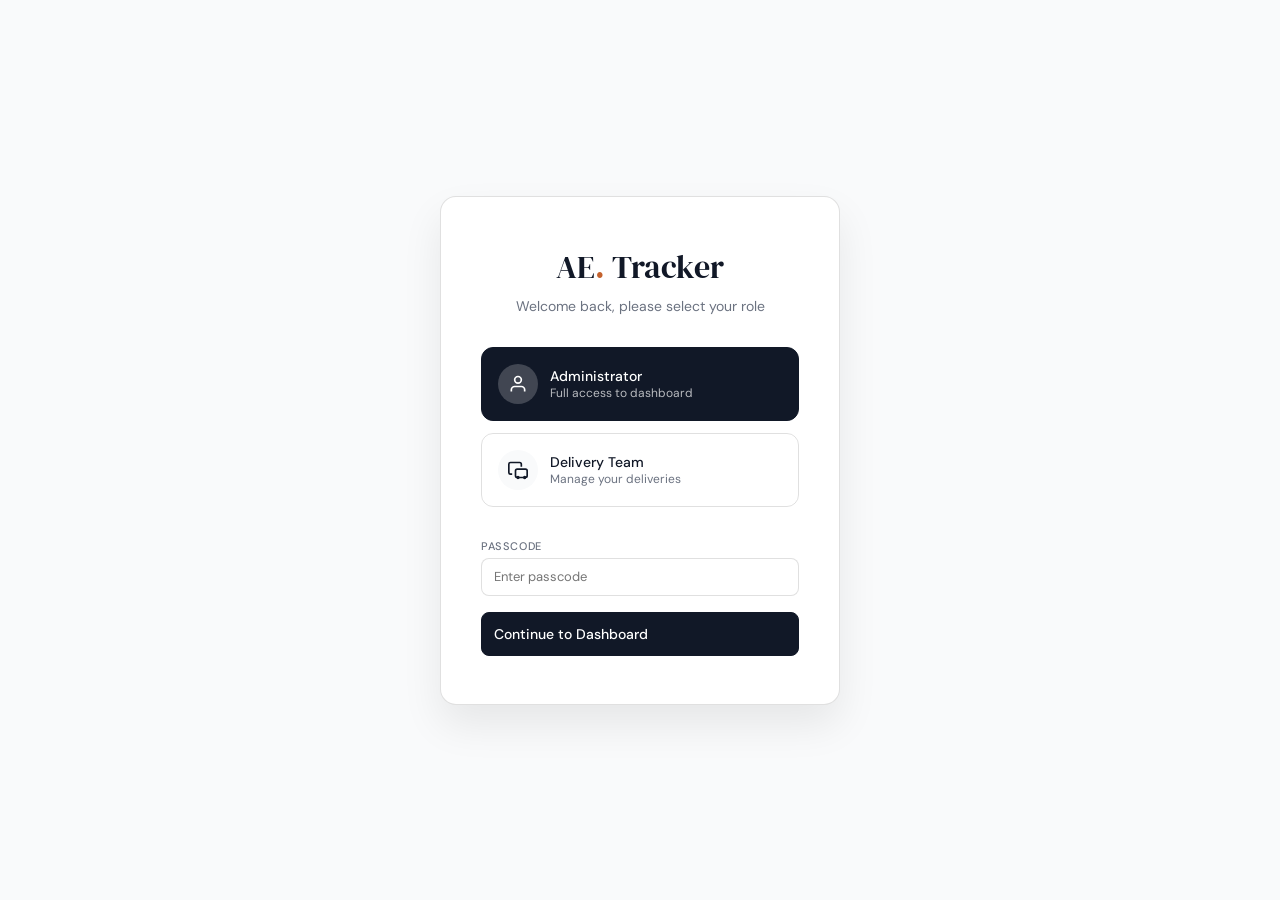
<file: courier_dashboard.html>
<!DOCTYPE html>
<html lang="en">
<head>
  <meta charset="UTF-8">
  <meta name="viewport" content="width=device-width, initial-scale=1.0">
  <title>Courier Dashboard · AE Tracker</title>
  <link rel="preconnect" href="https://fonts.googleapis.com">
  <link href="https://fonts.googleapis.com/css2?family=DM+Serif+Display:ital@0;1&family=DM+Sans:opsz,wght@9..40,300;9..40,400;9..40,500&display=swap" rel="stylesheet">
  <link rel="stylesheet" href="style.css">
  <style>
    /* Courier specific overrides for mobile-friendly view */
    .main { margin-left: 0; }
    .topbar { justify-content: space-between; }
    .courier-metrics {
      display: grid; grid-template-columns: repeat(auto-fit, minmax(150px, 1fr)); gap: 1rem; margin-bottom: 2rem;
    }
    .c-metric {
      background: var(--surface); border: 1px solid var(--border); border-radius: var(--radius-lg); padding: 1.25rem;
    }
    .c-metric-val { font-family: 'DM Serif Display', serif; font-size: 28px; line-height: 1; margin-bottom: 0.25rem; }
    .c-metric-lbl { font-size: 11px; color: var(--muted); text-transform: uppercase; letter-spacing: 0.5px; }
    
    .order-card {
      background: #fff; border: 1px solid var(--border); border-radius: 12px; padding: 1rem; margin-bottom: 1rem;
      display: flex; flex-direction: column; gap: 8px;
    }
    .oc-header { display: flex; justify-content: space-between; align-items: flex-start; }
    .oc-title { font-weight: 500; font-size: 14px; }
    .oc-sub { font-size: 12px; color: var(--muted); }
    .oc-amount { font-family: 'DM Serif Display', serif; font-size: 16px; }
    .oc-footer { display: flex; justify-content: space-between; align-items: center; margin-top: 8px; padding-top: 8px; border-top: 1px dashed var(--border); }
    .oc-actions { display: flex; gap: 6px; }
    
    /* Hide desktop table on small screens, show cards instead */
    @media (max-width: 600px) {
      .desktop-table { display: none; }
    }
    @media (min-width: 601px) {
      .mobile-cards { display: none; }
    }
    .tab-nav {
      display: flex; gap: 1rem; border-bottom: 1px solid var(--border); margin-bottom: 1.5rem;
    }
    .tab {
      padding: 0.75rem 0; font-weight: 500; font-size: 14px; color: var(--muted); cursor: pointer; border-bottom: 2px solid transparent; transition: all 0.2s;
    }
    .tab.active { color: var(--text); border-bottom-color: var(--text); }
  </style>
</head>
<body>

  <main class="main">
    <header class="topbar">
      <div class="topbar-title" style="display:flex;align-items:center;gap:10px;">
        <span style="font-family:'DM Serif Display',serif;font-size:20px;letter-spacing:-0.4px;">AE<span style="color:var(--accent)">.</span> Tracker</span>
      </div>
      <div class="topbar-right">
        <div style="font-size:13px;font-weight:500;margin-right:10px;" id="welcomeMsg">Welcome</div>
        <button class="btn" onclick="doLogout()">Logout</button>
      </div>
    </header>

    <div class="content">
      <div class="page-header">
        <div class="page-header-left">
          <h1>Deliveries</h1>
          <p>Manage your runs and log new deliveries.</p>
        </div>
        <button class="btn btn-primary" onclick="openNewDelivery()">
          <svg width="14" height="14" viewBox="0 0 24 24" fill="none" stroke="currentColor" stroke-width="2.5"><line x1="12" y1="5" x2="12" y2="19"/><line x1="5" y1="12" x2="19" y2="12"/></svg>
          Add Delivery
        </button>
      </div>

      <div class="courier-metrics">
        <div class="c-metric">
          <div class="c-metric-val" id="m-mine">0</div>
          <div class="c-metric-lbl">My Assigned</div>
        </div>
        <div class="c-metric">
          <div class="c-metric-val" id="m-transit">0</div>
          <div class="c-metric-lbl">In Transit (Mine)</div>
        </div>
        <div class="c-metric">
          <div class="c-metric-val" id="m-unassigned" style="color:var(--danger)">0</div>
          <div class="c-metric-lbl">Unassigned (Pool)</div>
        </div>
      </div>

      <div class="tab-nav">
        <div class="tab active" id="tab-all" onclick="setTab('all')">All Orders</div>
        <div class="tab" id="tab-mine" onclick="setTab('mine')">My Deliveries</div>
        <div class="tab" id="tab-unassigned" onclick="setTab('unassigned')">Unassigned</div>
      </div>

      <div class="section-card desktop-table">
        <table class="data-table">
          <thead>
            <tr>
              <th>#</th><th>Date</th><th>Customer</th><th>Location</th><th>Courier</th><th>Amount</th><th>Status</th><th>Actions</th>
            </tr>
          </thead>
          <tbody id="desktopBody"></tbody>
        </table>
      </div>

      <div class="mobile-cards" id="mobileCards"></div>

    </div>
  </main>

  <!-- ADD/EDIT DELIVERY MODAL -->
  <div class="modal-overlay" id="deliveryModal" onclick="if(event.target===this)closeModal()">
    <div class="modal">
      <div class="modal-header">
        <div class="modal-title" id="modalTitle">Add Delivery</div>
        <button class="modal-close" onclick="closeModal()">×</button>
      </div>
      <div class="modal-body">
        <div class="form-field">
          <label class="form-label">Customer Name</label>
          <input class="form-input" id="f-customer" placeholder="Full name">
        </div>
        <div class="grid-2">
          <div class="form-field">
            <label class="form-label">Phone</label>
            <input class="form-input" id="f-phone" placeholder="Phone number">
          </div>
          <div class="form-field">
            <label class="form-label">Location</label>
            <input class="form-input" id="f-location" value="Campus">
          </div>
        </div>
        <div class="grid-2">
          <div class="form-field">
            <label class="form-label">Amount (Cost) *</label>
            <input class="form-input" id="f-amount" type="number" placeholder="0">
          </div>
          <div class="form-field">
            <label class="form-label">Payment Method</label>
            <select class="form-select" id="f-payment"></select>
          </div>
        </div>
        <div class="grid-2">
          <div class="form-field">
            <label class="form-label">Status</label>
            <select class="form-select" id="f-status">
              <option value="delivered">Delivered</option>
              <option value="transit">In Transit</option>
            </select>
          </div>
          <div class="form-field">
            <label class="form-label">Date</label>
            <input class="form-input" id="f-date" type="date">
          </div>
        </div>
      </div>
      <div class="modal-footer">
        <button class="btn" onclick="closeModal()">Cancel</button>
        <button class="btn btn-primary" onclick="submitDelivery()">Save Delivery</button>
      </div>
    </div>
  </div>

  <div class="toast" id="toast"></div>

  <script src="db.js"></script>
  <script>
    let currentTab = 'all';

    function fmt(n) { return 'MK ' + Number(n).toLocaleString(); }
    function fmtDate(d) {
      if (!d) return '—';
      return new Date(d).toLocaleDateString('en-GB', { day: '2-digit', month: 'short' });
    }
    function statusBadge(s) {
      const map = { delivered: 'status-delivered', transit: 'status-transit', pending: 'status-pending', cancelled: 'status-cancelled' };
      const lbl = { delivered: 'Delivered', transit: 'In Transit', pending: 'Pending', cancelled: 'Cancelled' };
      return `<span class="status ${map[s] || 'status-pending'}"><span class="status-dot"></span>${lbl[s] || s}</span>`;
    }
    async function getCourierName(id) {
      if (!id) return '<span style="color:var(--danger)">Unassigned</span>';
      const couriers = await DB.getCouriers();
      const c = couriers.find(x => x.id === id);
      return c ? c.name : '—';
    }

    function doLogout() {
      DB.logout();
      window.location.href = 'login.html';
    }

    async function setTab(tab) {
      currentTab = tab;
      document.querySelectorAll('.tab').forEach(t => t.classList.remove('active'));
      document.getElementById('tab-' + tab).classList.add('active');
      await render();
    }

    async function render() {
      const allOrders = await DB.getOrders();
      const myOrders = allOrders.filter(o => o.courierId === user.id);
      const unassigned = allOrders.filter(o => !o.courierId && o.status !== 'cancelled');

      document.getElementById('m-mine').textContent = myOrders.length;
      document.getElementById('m-transit').textContent = myOrders.filter(o => o.status === 'transit').length;
      document.getElementById('m-unassigned').textContent = unassigned.length;

      let displayOrders = allOrders;
      if (currentTab === 'mine') displayOrders = myOrders;
      if (currentTab === 'unassigned') displayOrders = unassigned;

      displayOrders = displayOrders.slice().reverse();

      const desktopRows = await Promise.all(displayOrders.map(async o => `
        <tr>
          <td class="td-no">#${String(o.id).padStart(3,'0')}</td>
          <td class="td-muted">${fmtDate(o.date)}</td>
          <td class="td-name">${o.customer}</td>
          <td class="td-muted">${o.location}</td>
          <td class="td-muted">${await getCourierName(o.courierId)}</td>
          <td class="td-amount">${fmt(o.amount)}</td>
          <td>${statusBadge(o.status)}</td>
          <td>${getActionsHtml(o)}</td>
        </tr>
      `));
      document.getElementById('desktopBody').innerHTML = desktopRows.join('') ||
        `<tr><td colspan="8" style="text-align:center;padding:2rem;color:var(--muted)">No orders found</td></tr>`;

      const mobileCards = await Promise.all(displayOrders.map(async o => `
        <div class="order-card">
          <div class="oc-header">
            <div>
              <div class="oc-title">#${String(o.id).padStart(3,'0')} - ${o.customer}</div>
              <div class="oc-sub">${fmtDate(o.date)} · ${o.location}</div>
              <div class="oc-sub" style="margin-top:4px">Courier: ${await getCourierName(o.courierId)}</div>
            </div>
            <div style="text-align:right">
              <div class="oc-amount">${fmt(o.amount)}</div>
              <div style="margin-top:4px">${statusBadge(o.status)}</div>
            </div>
          </div>
          <div class="oc-footer">
            <span style="font-size:11px;color:var(--muted)">${o.payment}</span>
            <div class="oc-actions">${getActionsHtml(o)}</div>
          </div>
        </div>
      `));
      document.getElementById('mobileCards').innerHTML = mobileCards.join('') ||
        `<div style="text-align:center;padding:2rem;color:var(--muted)">No orders found</div>`;
    }

    function getActionsHtml(o) {
      if (!o.courierId && o.status !== 'cancelled') {
        return `<button class="btn btn-sm btn-primary" onclick="assignToMe(${o.id})">Assign to me</button>`;
      }
      if (o.courierId === user.id) {
        if (o.status === 'transit' || o.status === 'pending') {
          return `<button class="btn btn-sm btn-success" onclick="markDelivered(${o.id})">Delivered</button>`;
        } else if (o.status === 'delivered') {
          return `<span style="font-size:11px;color:var(--success)">Completed</span>`;
        }
      }
      return '';
    }

    async function assignToMe(id) {
      await DB.updateOrder(id, { courierId: user.id });
      showToast('Order assigned to you', 'success');
      await render();
    }

    async function markDelivered(id) {
      await DB.updateOrder(id, { status: 'delivered' });
      showToast('Order marked as delivered', 'success');
      await render();
    }

    async function populateForm() {
      const payments = await DB.getPayments();
      document.getElementById('f-payment').innerHTML = payments
        .map(p => `<option value="${p}">${p}</option>`).join('');
      document.getElementById('f-date').value = new Date().toISOString().split('T')[0];
    }

    async function openNewDelivery() {
      await populateForm();
      ['f-customer', 'f-phone', 'f-amount'].forEach(id => document.getElementById(id).value = '');
      document.getElementById('f-location').value = 'Campus';
      document.getElementById('f-status').value = 'delivered';
      document.getElementById('deliveryModal').classList.add('open');
    }

    function closeModal() { document.getElementById('deliveryModal').classList.remove('open'); }

    async function submitDelivery() {
      const amount = parseFloat(document.getElementById('f-amount').value);
      if (!amount || amount <= 0) return showToast('Enter valid amount', 'danger');

      const order = {
        date: document.getElementById('f-date').value || new Date().toISOString().split('T')[0],
        customer: document.getElementById('f-customer').value.trim() || 'Unknown',
        phone: document.getElementById('f-phone').value.trim() || '—',
        location: document.getElementById('f-location').value.trim() || 'Campus',
        payment: document.getElementById('f-payment').value,
        courierId: user.id,
        amount: amount,
        status: document.getElementById('f-status').value,
        notes: ''
      };

      await DB.addOrder(order);
      showToast('Delivery logged successfully!', 'success');
      closeModal();
      await render();
    }

    function showToast(msg, type = '') {
      const t = document.getElementById('toast');
      t.textContent = msg;
      t.className = 'toast show' + (type ? ' toast-' + type : '');
      clearTimeout(t._t);
      t._t = setTimeout(() => { t.className = 'toast'; }, 2800);
    }

    (async () => {
      const user = DB.getCurrentUser();
      if (!user || user.role !== 'courier') {
        window.location.href = 'login.html';
        return;
      }
      window.user = user;
      document.getElementById('welcomeMsg').textContent = `Welcome, ${user.name}`;

      await render();
    })();
  </script>
</body>
</html>
</file>
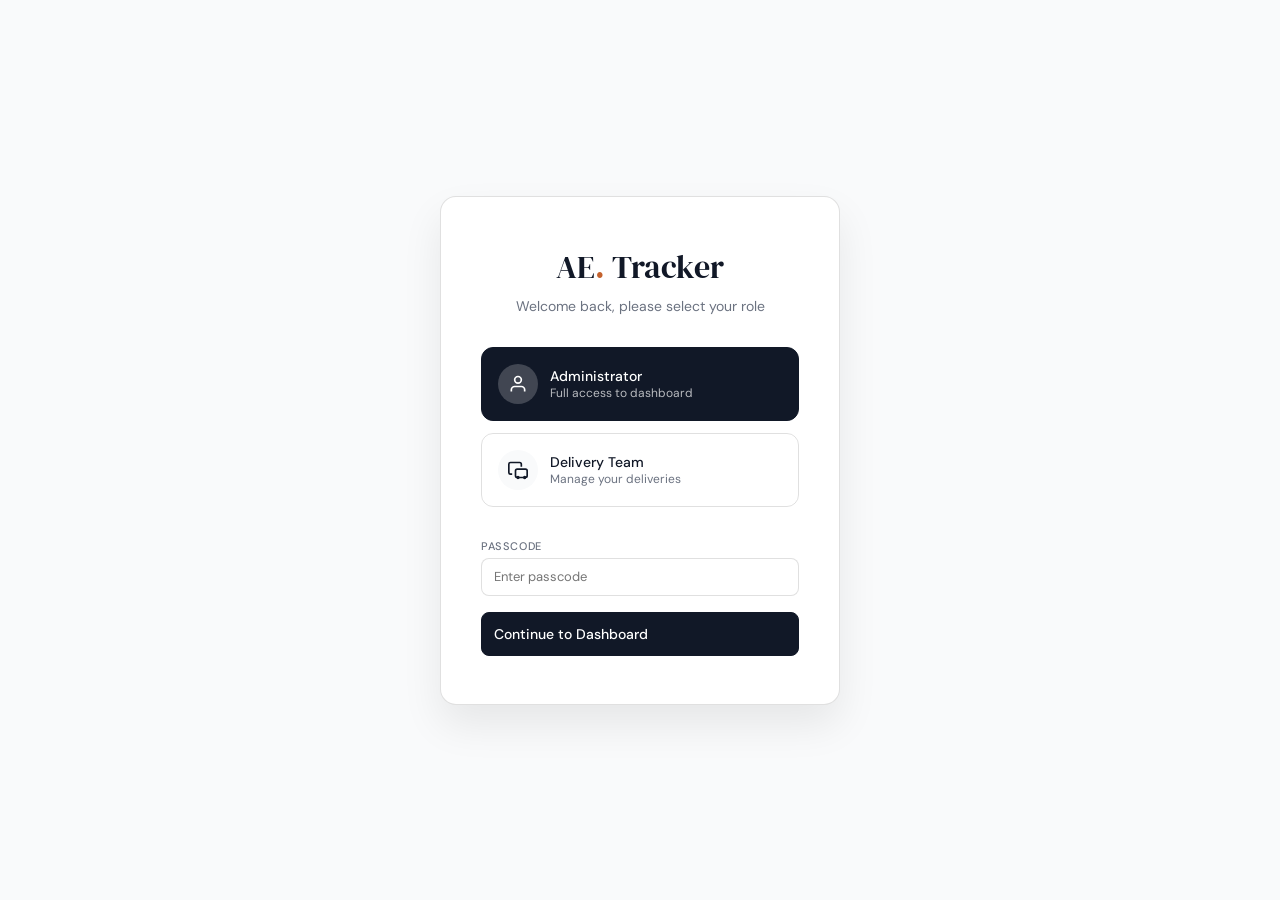
<file: customers.html>
<!DOCTYPE html>
<html lang="en">
<head>
<meta charset="UTF-8">
<meta name="viewport" content="width=device-width, initial-scale=1.0">
<title>Customers · AE Tracker</title>
<meta name="description" content="Manage your customer database – add, edit and track customer order history.">
<link rel="preconnect" href="https://fonts.googleapis.com">
<link href="https://fonts.googleapis.com/css2?family=DM+Serif+Display:ital@0;1&family=DM+Sans:opsz,wght@9..40,300;9..40,400;9..40,500&display=swap" rel="stylesheet">
<link rel="stylesheet" href="style.css">
<style>
.customer-grid {
  display: grid;
  grid-template-columns: repeat(auto-fill, minmax(300px, 1fr));
  gap: 1rem;
  padding: 1.5rem;
}
.customer-card {
  border: 1px solid var(--border);
  border-radius: var(--radius);
  padding: 1.25rem;
  transition: border-color 0.15s, box-shadow 0.15s;
  background: var(--surface);
  position: relative;
}
.customer-card:hover { border-color: var(--border-md); box-shadow: 0 2px 12px rgba(0,0,0,0.06); }
.customer-card-header { display: flex; align-items: flex-start; gap: 12px; margin-bottom: 12px; }
.customer-av {
  width: 42px; height: 42px;
  border-radius: 50%;
  display: flex; align-items: center; justify-content: center;
  font-size: 14px; font-weight: 600; color: #fff;
  flex-shrink: 0;
}
.customer-name   { font-weight: 600; font-size: 14px; margin-bottom: 2px; }
.customer-phone  { font-size: 12px; color: var(--muted); }
.customer-meta   { display: flex; gap: 12px; font-size: 11px; color: var(--muted); border-top: 1px solid var(--border); padding-top: 10px; }
.customer-meta-item strong { display: block; font-size: 14px; font-weight: 600; color: var(--text); font-family: 'DM Serif Display', serif; }
.customer-actions { position: absolute; top: 1rem; right: 1rem; display: flex; gap: 4px; }
.view-mode-btns { display: flex; gap: 4px; }
.view-btn { padding: 6px 8px; border: 1px solid var(--border-md); border-radius: 6px; cursor: pointer; background: var(--bg); color: var(--muted); transition: all 0.15s; }
.view-btn.active { background: var(--text); color: #fff; border-color: var(--text); }
</style>
</head>
<body>

<!-- SIDEBAR -->
  <div class="sidebar-overlay" id="sidebarOverlay" onclick="toggleSidebar()"></div>
  <aside class="sidebar">
  <a class="logo" href="index.html">AE<span>.</span> Tracker</a>
  <div class="nav-section">Main</div>
  <a class="nav-item" href="index.html">
    <svg viewBox="0 0 24 24" fill="none" stroke="currentColor" stroke-width="2"><rect x="3" y="3" width="7" height="7"/><rect x="14" y="3" width="7" height="7"/><rect x="3" y="14" width="7" height="7"/><rect x="14" y="14" width="7" height="7"/></svg>
    Dashboard
  </a>
  <a class="nav-item" href="orders.html">
    <svg viewBox="0 0 24 24" fill="none" stroke="currentColor" stroke-width="2"><path d="M9 5H7a2 2 0 00-2 2v12a2 2 0 002 2h10a2 2 0 002-2V7a2 2 0 00-2-2h-2M9 5a2 2 0 002 2h2a2 2 0 002-2M9 5a2 2 0 012-2h2a2 2 0 012 2"/></svg>
    Orders
  </a>
  <a class="nav-item active" href="customers.html">
    <svg viewBox="0 0 24 24" fill="none" stroke="currentColor" stroke-width="2"><path d="M17 21v-2a4 4 0 00-4-4H5a4 4 0 00-4 4v2"/><circle cx="9" cy="7" r="4"/><path d="M23 21v-2a4 4 0 00-3-3.87M16 3.13a4 4 0 010 7.75"/></svg>
    Customers
  </a>
  <a class="nav-item" href="deliveries.html">
    <svg viewBox="0 0 24 24" fill="none" stroke="currentColor" stroke-width="2"><path d="M5 17H3a2 2 0 01-2-2V5a2 2 0 012-2h11a2 2 0 012 2v3"/><rect x="9" y="11" width="14" height="10" rx="2"/><circle cx="12" cy="21" r="1"/><circle cx="20" cy="21" r="1"/></svg>
    Deliveries
  </a>
  <div class="nav-divider"></div>
  <div class="nav-section">Reports</div>
  <a class="nav-item" href="revenue.html">
    <svg viewBox="0 0 24 24" fill="none" stroke="currentColor" stroke-width="2"><polyline points="22 12 18 12 15 21 9 3 6 12 2 12"/></svg>
    Revenue
  </a>
  <a class="nav-item" href="settings.html">
    <svg viewBox="0 0 24 24" fill="none" stroke="currentColor" stroke-width="2"><circle cx="12" cy="12" r="3"/><path d="M19.4 15a1.65 1.65 0 00.33 1.82l.06.06a2 2 0 010 2.83 2 2 0 01-2.83 0l-.06-.06a1.65 1.65 0 00-1.82-.33 1.65 1.65 0 00-1 1.51V21a2 2 0 01-2 2 2 2 0 01-2-2v-.09A1.65 1.65 0 009 19.4a1.65 1.65 0 00-1.82.33l-.06.06a2 2 0 01-2.83 0 2 2 0 010-2.83l.06-.06A1.65 1.65 0 004.68 15a1.65 1.65 0 00-1.51-1H3a2 2 0 01-2-2 2 2 0 012-2h.09A1.65 1.65 0 004.6 9a1.65 1.65 0 00-.33-1.82l-.06-.06a2 2 0 010-2.83 2 2 0 012.83 0l.06.06A1.65 1.65 0 009 4.68a1.65 1.65 0 001-1.51V3a2 2 0 012-2 2 2 0 012 2v.09a1.65 1.65 0 001 1.51 1.65 1.65 0 001.82-.33l.06-.06a2 2 0 012.83 0 2 2 0 010 2.83l-.06.06A1.65 1.65 0 0019.4 9a1.65 1.65 0 001.51 1H21a2 2 0 012 2 2 2 0 01-2 2h-.09a1.65 1.65 0 00-1.51 1z"/></svg>
    Settings
  </a>
  <div class="sidebar-footer">
    <div class="avatar" id="sidebarAvatar">AE</div>
    <div class="avatar-info" style="flex:1;min-width:0">
      <div class="name" id="sidebarName">Admin</div>
      <div class="role" id="sidebarBranch" style="white-space:nowrap;overflow:hidden;text-overflow:ellipsis">Campus Branch</div>
    </div>
    <button onclick="DB.logout(); window.location.href='login.html'" title="Logout" style="cursor:pointer;border:none;background:transparent;color:var(--muted);padding:4px">
      <svg width="16" height="16" viewBox="0 0 24 24" fill="none" stroke="currentColor" stroke-width="2"><path d="M9 21H5a2 2 0 01-2-2V5a2 2 0 012-2h4"/><polyline points="16 17 21 12 16 7"/><line x1="21" y1="12" x2="9" y2="12"/></svg>
    </button>
  </div>
</aside>

<main class="main">
  <header class="topbar">
      <div class="topbar-left" style="display:flex;align-items:center;">
        <button class="mobile-menu-btn" onclick="toggleSidebar()">
          <svg width="24" height="24" viewBox="0 0 24 24" fill="none" stroke="currentColor" stroke-width="2"><line x1="3" y1="12" x2="21" y2="12"/><line x1="3" y1="6" x2="21" y2="6"/><line x1="3" y1="18" x2="21" y2="18"/></svg>
        </button>
        <div class="topbar-title">Customers</div>
      </div>
    <div class="topbar-right">
      <button class="btn btn-primary" onclick="openNewCustomer()">
        <svg width="13" height="13" viewBox="0 0 24 24" fill="none" stroke="currentColor" stroke-width="2.5"><line x1="12" y1="5" x2="12" y2="19"/><line x1="5" y1="12" x2="19" y2="12"/></svg>
        Add Customer
      </button>
    </div>
  </header>

  <div class="content">
    <div class="page-header">
      <div class="page-header-left">
        <h1>Customer Directory</h1>
        <p id="custCount">Loading...</p>
      </div>
      <div style="display:flex;gap:8px;align-items:center;">
        <div class="search-wrap">
          <svg viewBox="0 0 24 24" fill="none" stroke="currentColor" stroke-width="2"><circle cx="11" cy="11" r="8"/><line x1="21" y1="21" x2="16.65" y2="16.65"/></svg>
          <input class="search-input" id="searchInput" placeholder="Search name, phone…" oninput="applyFilters()">
        </div>
        <div class="view-mode-btns">
          <button class="view-btn active" id="gridBtn" onclick="setView('grid')" title="Grid view">
            <svg width="14" height="14" viewBox="0 0 24 24" fill="none" stroke="currentColor" stroke-width="2"><rect x="3" y="3" width="7" height="7"/><rect x="14" y="3" width="7" height="7"/><rect x="3" y="14" width="7" height="7"/><rect x="14" y="14" width="7" height="7"/></svg>
          </button>
          <button class="view-btn" id="listBtn" onclick="setView('list')" title="List view">
            <svg width="14" height="14" viewBox="0 0 24 24" fill="none" stroke="currentColor" stroke-width="2"><line x1="8" y1="6" x2="21" y2="6"/><line x1="8" y1="12" x2="21" y2="12"/><line x1="8" y1="18" x2="21" y2="18"/><line x1="3" y1="6" x2="3.01" y2="6"/><line x1="3" y1="12" x2="3.01" y2="12"/><line x1="3" y1="18" x2="3.01" y2="18"/></svg>
          </button>
        </div>
      </div>
    </div>

    <div class="section-card">
      <div id="customerContainer"></div>
    </div>
  </div>
</main>

<!-- CUSTOMER MODAL -->
<div class="modal-overlay" id="customerModal" onclick="if(event.target===this)closeModal()">
  <div class="modal">
    <div class="modal-header">
      <div class="modal-title" id="modalTitle">Add Customer</div>
      <button class="modal-close" onclick="closeModal()">×</button>
    </div>
    <div class="modal-body">
      <div class="form-field">
        <label class="form-label">Full Name *</label>
        <input class="form-input" id="c-name" placeholder="Customer full name">
      </div>
      <div class="form-field">
        <label class="form-label">Phone</label>
        <input class="form-input" id="c-phone" placeholder="265 8XX XXX XXX">
      </div>
      <div class="form-field">
        <label class="form-label">Location</label>
        <input class="form-input" id="c-location" placeholder="Campus, Town, etc." value="Campus">
      </div>
      <div class="form-field">
        <label class="form-label">Notes</label>
        <textarea class="form-textarea" id="c-notes" placeholder="Any notes about this customer..."></textarea>
      </div>
    </div>
    <div class="modal-footer">
      <button class="btn" onclick="closeModal()">Cancel</button>
      <button class="btn btn-primary" id="modalSubmitBtn" onclick="submitCustomer()">Add Customer</button>
    </div>
  </div>
</div>

<!-- CONFIRM DELETE -->
<div class="confirm-overlay" id="confirmOverlay">
  <div class="confirm-box">
    <div class="confirm-body">
      <div class="confirm-title">Delete Customer</div>
      <div class="confirm-msg">Are you sure you want to delete this customer? Their order history will remain.</div>
    </div>
    <div class="confirm-footer">
      <button class="btn" onclick="closeConfirm()">Cancel</button>
      <button class="btn btn-danger" onclick="confirmDelete()">Delete</button>
    </div>
  </div>
</div>

<div class="toast" id="toast"></div>
<script src="db.js"></script>
<script>
const AV_COLORS = ['#C4622D','#2563EB','#059669','#7C3AED','#DB2777','#0891B2','#D97706'];
let filtered = [], editingId = null, deletingId = null, viewMode = 'grid';

function fmt(n) { return 'MK ' + Number(n).toLocaleString(); }

async function getOrderStats() {
  const orders = await DB.getOrders();
  const stats  = {};
  orders.forEach(o => {
    const key = o.customer !== 'Unknown' ? o.customer : (o.phone !== '—' ? o.phone : null);
    if (!key) return;
    if (!stats[key]) stats[key] = { count:0, total:0, lastDate:'' };
    stats[key].count++;
    stats[key].total += o.amount;
    if (!stats[key].lastDate || o.date > stats[key].lastDate) stats[key].lastDate = o.date;
  });
  return stats;
}

function setView(mode) {
  viewMode = mode;
  document.getElementById('gridBtn').classList.toggle('active', mode==='grid');
  document.getElementById('listBtn').classList.toggle('active', mode==='list');
  render();
}

async function applyFilters() {
  const q = document.getElementById('searchInput').value.toLowerCase();
  let list = await DB.getCustomers();
  if (q) list = list.filter(c =>
    c.name.toLowerCase().includes(q) || (c.phone||'').includes(q) || (c.location||'').toLowerCase().includes(q)
  );
  filtered = list;
  document.getElementById('custCount').textContent = `${list.length} customer${list.length!==1?'s':''}`;
  render();
}

async function render() {
  const stats = await getOrderStats();
  if (viewMode === 'grid') {
    document.getElementById('customerContainer').innerHTML = filtered.length
      ? `<div class="customer-grid">${filtered.map((c,i) => {
          const key = c.name !== 'Unknown' ? c.name : (c.phone !== '—' ? c.phone : 'Unknown');
          const s   = stats[key] || { count:0, total:0 };
          const ini = c.name.split(' ').map(w=>w[0]).join('').slice(0,2).toUpperCase() || '?';
          return `
          <div class="customer-card fade" style="animation-delay:${i*0.04}s">
            <div class="customer-actions">
              <button class="btn btn-sm btn-icon" onclick="openEdit(${c.id})" title="Edit">
                <svg width="12" height="12" viewBox="0 0 24 24" fill="none" stroke="currentColor" stroke-width="2.5"><path d="M11 4H4a2 2 0 00-2 2v14a2 2 0 002 2h14a2 2 0 002-2v-7"/><path d="M18.5 2.5a2.121 2.121 0 013 3L12 15l-4 1 1-4 9.5-9.5z"/></svg>
              </button>
              <button class="btn btn-sm btn-icon" onclick="openConfirm(${c.id})" title="Delete" style="color:var(--danger)">
                <svg width="12" height="12" viewBox="0 0 24 24" fill="none" stroke="currentColor" stroke-width="2.5"><polyline points="3 6 5 6 21 6"/><path d="M19 6l-1 14a2 2 0 01-2 2H8a2 2 0 01-2-2L5 6"/><path d="M10 11v6M14 11v6"/></svg>
              </button>
            </div>
            <div class="customer-card-header">
              <div class="customer-av" style="background:${AV_COLORS[i%AV_COLORS.length]}">${ini}</div>
              <div>
                <div class="customer-name">${c.name}</div>
                <div class="customer-phone">${c.phone||'—'}</div>
                <div style="font-size:11px;color:var(--muted)">${c.location||'—'}</div>
              </div>
            </div>
            <div class="customer-meta">
              <div class="customer-meta-item"><strong>${s.count}</strong> Orders</div>
              <div class="customer-meta-item"><strong>${fmt(s.total)}</strong> Spent</div>
            </div>
          </div>`;
        }).join('')}</div>`
      : '<div class="empty-state" style="padding:3rem"><p>No customers found</p></div>';
  } else {
    document.getElementById('customerContainer').innerHTML = `
      <table class="data-table">
        <thead><tr>
          <th>Customer</th><th>Phone</th><th>Location</th>
          <th>Orders</th><th>Total Spent</th><th>Notes</th><th>Actions</th>
        </tr></thead>
        <tbody>${filtered.length ? filtered.map((c,i) => {
          const key = c.name !== 'Unknown' ? c.name : (c.phone !== '—' ? c.phone : 'Unknown');
          const s   = stats[key] || { count:0, total:0 };
          return `<tr>
            <td class="td-name">${c.name}</td>
            <td class="td-muted">${c.phone||'—'}</td>
            <td class="td-muted">${c.location||'—'}</td>
            <td class="td-muted">${s.count}</td>
            <td class="td-amount">${fmt(s.total)}</td>
            <td class="td-muted" style="max-width:160px;overflow:hidden;text-overflow:ellipsis;white-space:nowrap">${c.notes||'—'}</td>
            <td><div style="display:flex;gap:4px">
              <button class="btn btn-sm btn-icon" onclick="openEdit(${c.id})">
                <svg width="12" height="12" viewBox="0 0 24 24" fill="none" stroke="currentColor" stroke-width="2.5"><path d="M11 4H4a2 2 0 00-2 2v14a2 2 0 002 2h14a2 2 0 002-2v-7"/><path d="M18.5 2.5a2.121 2.121 0 013 3L12 15l-4 1 1-4 9.5-9.5z"/></svg>
              </button>
              <button class="btn btn-sm btn-icon" onclick="openConfirm(${c.id})" style="color:var(--danger)">
                <svg width="12" height="12" viewBox="0 0 24 24" fill="none" stroke="currentColor" stroke-width="2.5"><polyline points="3 6 5 6 21 6"/><path d="M19 6l-1 14a2 2 0 01-2 2H8a2 2 0 01-2-2L5 6"/></svg>
              </button>
            </div></td>
          </tr>`;
        }).join('') : '<tr><td colspan="7"><div class="empty-state"><p>No customers found</p></div></td></tr>'}</tbody>
      </table>`;
  }
}

function openNewCustomer() {
  editingId = null;
  document.getElementById('modalTitle').textContent = 'Add Customer';
  document.getElementById('modalSubmitBtn').textContent = 'Add Customer';
  ['c-name','c-phone','c-notes'].forEach(id => document.getElementById(id).value='');
  document.getElementById('c-location').value = 'Campus';
  document.getElementById('customerModal').classList.add('open');
}

async function openEdit(id) {
  const customers = await DB.getCustomers();
  const c = customers.find(x => x.id === id);
  if (!c) return;
  editingId = id;
  document.getElementById('modalTitle').textContent = 'Edit Customer';
  document.getElementById('modalSubmitBtn').textContent = 'Save Changes';
  document.getElementById('c-name').value     = c.name;
  document.getElementById('c-phone').value    = c.phone||'';
  document.getElementById('c-location').value = c.location||'Campus';
  document.getElementById('c-notes').value    = c.notes||'';
  document.getElementById('customerModal').classList.add('open');
}

function closeModal() { document.getElementById('customerModal').classList.remove('open'); }

async function submitCustomer() {
  const name = document.getElementById('c-name').value.trim();
  if (!name) { showToast('Name is required', 'danger'); return; }
  const data = {
    name,
    phone:    document.getElementById('c-phone').value.trim() || '—',
    location: document.getElementById('c-location').value.trim() || 'Campus',
    notes:    document.getElementById('c-notes').value.trim(),
  };
  if (editingId) {
    await DB.updateCustomer(editingId, data);
    showToast('Customer updated', 'success');
  } else {
    await DB.addCustomer(data);
    showToast('Customer added', 'success');
  }
  closeModal();
  await applyFilters();
}

function openConfirm(id)  { deletingId = id; document.getElementById('confirmOverlay').classList.add('open'); }
function closeConfirm()   { deletingId = null; document.getElementById('confirmOverlay').classList.remove('open'); }
async function confirmDelete()  {
  await DB.deleteCustomer(deletingId);
  showToast('Customer removed');
  closeConfirm();
  await applyFilters();
}

function showToast(msg, type='') {
  const t = document.getElementById('toast');
  t.textContent = msg;
  t.className = 'toast show' + (type?' toast-'+type:'');
  clearTimeout(t._t);
  t._t = setTimeout(()=>{ t.className='toast'; }, 2800);
}

(async () => {
  await DB.ready;
  const user = DB.getCurrentUser();
  if (!user) window.location.href = 'login.html';
  else if (user.role === 'courier') window.location.href = 'courier_dashboard.html';

  const s = await DB.getSettings();
  document.getElementById('sidebarName').textContent   = s.adminName||'Admin';
  document.getElementById('sidebarBranch').textContent = s.branch||'Campus Branch';
  document.getElementById('sidebarAvatar').textContent = (s.adminName||'AE').slice(0,2).toUpperCase();

  await applyFilters();
})();
</script>
</body>
</html>
</file>
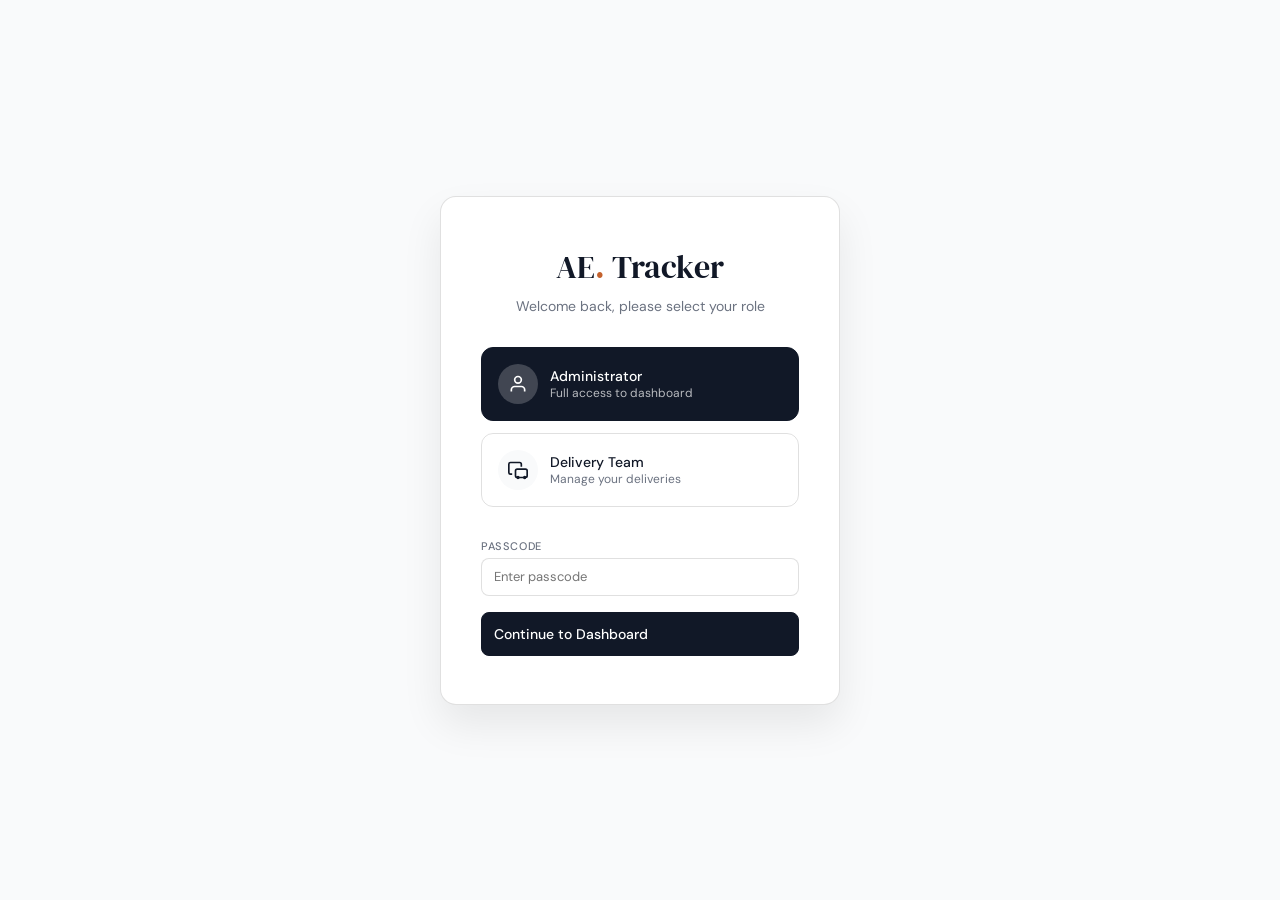
<file: deliveries.html>
<!DOCTYPE html>
<html lang="en">
<head>
<meta charset="UTF-8">
<meta name="viewport" content="width=device-width, initial-scale=1.0">
<title>Deliveries · AE Tracker</title>
<meta name="description" content="Track deliveries by courier – assign, manage and monitor all delivery runs.">
<link rel="preconnect" href="https://fonts.googleapis.com">
<link href="https://fonts.googleapis.com/css2?family=DM+Serif+Display:ital@0;1&family=DM+Sans:opsz,wght@9..40,300;9..40,400;9..40,500&display=swap" rel="stylesheet">
<link rel="stylesheet" href="style.css">
<style>
.courier-panel {
  display: grid;
  grid-template-columns: 280px 1fr;
  gap: 1.5rem;
  align-items: start;
}
.courier-list-panel { display: flex; flex-direction: column; gap: 0; }
.courier-list-item {
  display: flex;
  align-items: center;
  gap: 12px;
  padding: 14px 1.25rem;
  cursor: pointer;
  border-bottom: 1px solid var(--border);
  transition: background 0.15s;
}
.courier-list-item:last-child { border-bottom: none; }
.courier-list-item:hover { background: rgba(0,0,0,0.02); }
.courier-list-item.selected { background: var(--text); color: #fff; }
.courier-list-item.selected .courier-deliveries,
.courier-list-item.selected .courier-revenue { color: rgba(255,255,255,0.7); }
.courier-list-item.selected .courier-av { box-shadow: 0 0 0 2px rgba(255,255,255,0.3); }
.delivery-detail-header {
  display: flex;
  align-items: center;
  gap: 16px;
  padding: 1.5rem;
  border-bottom: 1px solid var(--border);
}
.delivery-stats { display: grid; grid-template-columns: repeat(3,1fr); gap: 1rem; padding: 1.25rem 1.5rem; border-bottom: 1px solid var(--border); }
.delivery-stat { text-align: center; }
.delivery-stat-val { font-family: 'DM Serif Display', serif; font-size: 22px; }
.delivery-stat-lbl { font-size: 11px; color: var(--muted); }
.assign-pill {
  display: inline-flex;
  align-items: center;
  gap: 6px;
  padding: 3px 10px;
  border-radius: 6px;
  font-size: 11px;
  border: 1px dashed var(--border-md);
  cursor: pointer;
  color: var(--muted);
  transition: all 0.15s;
}
.assign-pill:hover { border-color: var(--accent); color: var(--accent); }
</style>
</head>
<body>

<!-- SIDEBAR -->
  <div class="sidebar-overlay" id="sidebarOverlay" onclick="toggleSidebar()"></div>
  <aside class="sidebar">
  <a class="logo" href="index.html">AE<span>.</span> Tracker</a>
  <div class="nav-section">Main</div>
  <a class="nav-item" href="index.html">
    <svg viewBox="0 0 24 24" fill="none" stroke="currentColor" stroke-width="2"><rect x="3" y="3" width="7" height="7"/><rect x="14" y="3" width="7" height="7"/><rect x="3" y="14" width="7" height="7"/><rect x="14" y="14" width="7" height="7"/></svg>
    Dashboard
  </a>
  <a class="nav-item" href="orders.html">
    <svg viewBox="0 0 24 24" fill="none" stroke="currentColor" stroke-width="2"><path d="M9 5H7a2 2 0 00-2 2v12a2 2 0 002 2h10a2 2 0 002-2V7a2 2 0 00-2-2h-2M9 5a2 2 0 002 2h2a2 2 0 002-2M9 5a2 2 0 012-2h2a2 2 0 012 2"/></svg>
    Orders
  </a>
  <a class="nav-item" href="customers.html">
    <svg viewBox="0 0 24 24" fill="none" stroke="currentColor" stroke-width="2"><path d="M17 21v-2a4 4 0 00-4-4H5a4 4 0 00-4 4v2"/><circle cx="9" cy="7" r="4"/><path d="M23 21v-2a4 4 0 00-3-3.87M16 3.13a4 4 0 010 7.75"/></svg>
    Customers
  </a>
  <a class="nav-item active" href="deliveries.html">
    <svg viewBox="0 0 24 24" fill="none" stroke="currentColor" stroke-width="2"><path d="M5 17H3a2 2 0 01-2-2V5a2 2 0 012-2h11a2 2 0 012 2v3"/><rect x="9" y="11" width="14" height="10" rx="2"/><circle cx="12" cy="21" r="1"/><circle cx="20" cy="21" r="1"/></svg>
    Deliveries
  </a>
  <div class="nav-divider"></div>
  <div class="nav-section">Reports</div>
  <a class="nav-item" href="revenue.html">
    <svg viewBox="0 0 24 24" fill="none" stroke="currentColor" stroke-width="2"><polyline points="22 12 18 12 15 21 9 3 6 12 2 12"/></svg>
    Revenue
  </a>
  <a class="nav-item" href="settings.html">
    <svg viewBox="0 0 24 24" fill="none" stroke="currentColor" stroke-width="2"><circle cx="12" cy="12" r="3"/><path d="M19.4 15a1.65 1.65 0 00.33 1.82l.06.06a2 2 0 010 2.83 2 2 0 01-2.83 0l-.06-.06a1.65 1.65 0 00-1.82-.33 1.65 1.65 0 00-1 1.51V21a2 2 0 01-2 2 2 2 0 01-2-2v-.09A1.65 1.65 0 009 19.4a1.65 1.65 0 00-1.82.33l-.06.06a2 2 0 01-2.83 0 2 2 0 010-2.83l.06-.06A1.65 1.65 0 004.68 15a1.65 1.65 0 00-1.51-1H3a2 2 0 01-2-2 2 2 0 012-2h.09A1.65 1.65 0 004.6 9a1.65 1.65 0 00-.33-1.82l-.06-.06a2 2 0 010-2.83 2 2 0 012.83 0l.06.06A1.65 1.65 0 009 4.68a1.65 1.65 0 001-1.51V3a2 2 0 012-2 2 2 0 012 2v.09a1.65 1.65 0 001 1.51 1.65 1.65 0 001.82-.33l.06-.06a2 2 0 012.83 0 2 2 0 010 2.83l-.06.06A1.65 1.65 0 0019.4 9a1.65 1.65 0 001.51 1H21a2 2 0 012 2 2 2 0 01-2 2h-.09a1.65 1.65 0 00-1.51 1z"/></svg>
    Settings
  </a>
    <div class="sidebar-footer">
      <div class="avatar" id="sidebarAvatar">AE</div>
      <div class="avatar-info" style="flex:1;min-width:0">
        <div class="name" id="sidebarName">Admin</div>
        <div class="role" id="sidebarBranch" style="white-space:nowrap;overflow:hidden;text-overflow:ellipsis">Campus Branch</div>
      </div>
      <button onclick="DB.logout(); window.location.href='login.html'" title="Logout" style="cursor:pointer;border:none;background:transparent;color:var(--muted);padding:4px">
        <svg width="16" height="16" viewBox="0 0 24 24" fill="none" stroke="currentColor" stroke-width="2"><path d="M9 21H5a2 2 0 01-2-2V5a2 2 0 012-2h4"/><polyline points="16 17 21 12 16 7"/><line x1="21" y1="12" x2="9" y2="12"/></svg>
      </button>
    </div>
  </aside>

<main class="main">
  <header class="topbar">
      <div class="topbar-left" style="display:flex;align-items:center;">
        <button class="mobile-menu-btn" onclick="toggleSidebar()">
          <svg width="24" height="24" viewBox="0 0 24 24" fill="none" stroke="currentColor" stroke-width="2"><line x1="3" y1="12" x2="21" y2="12"/><line x1="3" y1="6" x2="21" y2="6"/><line x1="3" y1="18" x2="21" y2="18"/></svg>
        </button>
        <div class="topbar-title">Deliveries</div>
      </div>
    <div class="topbar-right">
      <button class="btn" onclick="assignUnassigned()">
        <svg width="13" height="13" viewBox="0 0 24 24" fill="none" stroke="currentColor" stroke-width="2"><path d="M5 17H3a2 2 0 01-2-2V5a2 2 0 012-2h11a2 2 0 012 2v3"/><rect x="9" y="11" width="14" height="10" rx="2"/></svg>
        Assign Unassigned
      </button>
    </div>
  </header>

  <div class="content">
    <!-- Metrics row -->
    <div class="metric-grid" id="deliveryMetrics"></div>

    <div class="courier-panel">

      <!-- Left: courier list -->
      <div class="section-card">
        <div class="section-header"><div class="section-title">Couriers</div></div>
        <div class="courier-list-panel" id="courierListPanel"></div>
      </div>

      <!-- Right: orders for selected courier -->
      <div class="section-card" id="detailPanel">
        <div class="empty-state" style="padding:3rem">
          <svg viewBox="0 0 24 24" fill="none" stroke="currentColor" stroke-width="1.5"><path d="M5 17H3a2 2 0 01-2-2V5a2 2 0 012-2h11a2 2 0 012 2v3"/><rect x="9" y="11" width="14" height="10" rx="2"/></svg>
          <p>Select a courier to view their deliveries</p>
        </div>
      </div>
    </div>
  </div>
</main>

<!-- ASSIGN MODAL -->
<div class="modal-overlay" id="assignModal" onclick="if(event.target===this)closeAssignModal()">
  <div class="modal">
    <div class="modal-header">
      <div class="modal-title">Assign Order</div>
      <button class="modal-close" onclick="closeAssignModal()">×</button>
    </div>
    <div class="modal-body">
      <p style="font-size:13px;color:var(--muted);margin-bottom:4px">Assign order <strong id="assignOrderNo"></strong> to:</p>
      <div class="form-field">
        <label class="form-label">Courier</label>
        <select class="form-select" id="assignCourierSel"></select>
      </div>
    </div>
    <div class="modal-footer">
      <button class="btn" onclick="closeAssignModal()">Cancel</button>
      <button class="btn btn-primary" onclick="confirmAssign()">Assign</button>
    </div>
  </div>
</div>

<!-- BULK ASSIGN MODAL -->
<div class="modal-overlay" id="bulkModal" onclick="if(event.target===this)closeBulkModal()">
  <div class="modal">
    <div class="modal-header">
      <div class="modal-title">Assign Unassigned Orders</div>
      <button class="modal-close" onclick="closeBulkModal()">×</button>
    </div>
    <div class="modal-body">
      <p style="font-size:13px;color:var(--muted)" id="bulkCount"></p>
      <div class="form-field">
        <label class="form-label">Assign all to courier</label>
        <select class="form-select" id="bulkCourierSel"></select>
      </div>
    </div>
    <div class="modal-footer">
      <button class="btn" onclick="closeBulkModal()">Cancel</button>
      <button class="btn btn-primary" onclick="confirmBulkAssign()">Assign All</button>
    </div>
  </div>
</div>

<div class="toast" id="toast"></div>
<script src="db.js"></script>
<script>
const AV_COLORS = ['#C4622D','#2563EB','#059669','#7C3AED','#DB2777'];
let selectedCourierId = null, assigningOrderId = null;

function fmt(n)  { return 'MK ' + Number(n).toLocaleString(); }
function fmtDate(d) {
  if (!d) return '—';
  return new Date(d).toLocaleDateString('en-GB',{day:'2-digit',month:'short'});
}
function statusBadge(s) {
  const map = { delivered:'status-delivered',transit:'status-transit',pending:'status-pending',cancelled:'status-cancelled' };
  const lbl = { delivered:'Delivered',transit:'In Transit',pending:'Pending',cancelled:'Cancelled' };
  return `<span class="status ${map[s]||'status-pending'}"><span class="status-dot"></span>${lbl[s]||s}</span>`;
}

async function getStats() {
  const [orders, couriers] = await Promise.all([DB.getOrders(), DB.getCouriers()]);
  const stats = {};
  couriers.forEach(c => { stats[c.id] = { deliveries:0,revenue:0,transit:0,delivered:0 }; });
  orders.forEach(o => {
    if (!o.courierId) return;
    if (!stats[o.courierId]) stats[o.courierId] = { deliveries:0,revenue:0,transit:0,delivered:0 };
    stats[o.courierId].deliveries++;
    stats[o.courierId].revenue += o.amount;
    if (o.status==='transit')   stats[o.courierId].transit++;
    if (o.status==='delivered') stats[o.courierId].delivered++;
  });
  return stats;
}

async function renderMetrics() {
  const [orders, couriers] = await Promise.all([DB.getOrders(), DB.getCouriers()]);
  const transit = orders.filter(o=>o.status==='transit').length;
  const unass   = orders.filter(o=>!o.courierId&&o.status!=='cancelled').length;
  const activeC = couriers.filter(c=>c.active).length;
  document.getElementById('deliveryMetrics').innerHTML = `
    <div class="metric-card fade d1">
      <div class="metric-label"><span class="dot" style="background:#F97316"></span>In Transit</div>
      <div class="metric-value">${transit}</div>
      <div class="metric-sub">Active deliveries right now</div>
    </div>
    <div class="metric-card fade d2">
      <div class="metric-label"><span class="dot" style="background:#DC2626"></span>Unassigned</div>
      <div class="metric-value">${unass}</div>
      <div class="metric-sub">Need a courier <span class="metric-badge badge-warn">Action needed</span></div>
    </div>
    <div class="metric-card fade d3">
      <div class="metric-label"><span class="dot" style="background:#059669"></span>Active Couriers</div>
      <div class="metric-value">${activeC}</div>
      <div class="metric-sub">Couriers available</div>
    </div>
  `;
}

async function renderCourierList() {
  const [couriers, stats] = await Promise.all([DB.getCouriers(), getStats()]);
  document.getElementById('courierListPanel').innerHTML = couriers.map((c,i) => {
    const s   = stats[c.id] || { deliveries:0,revenue:0 };
    const ini = c.name.split(' ').map(w=>w[0]).join('').slice(0,2).toUpperCase();
    const isSel = selectedCourierId === c.id;
    return `
    <div class="courier-list-item${isSel?' selected':''}" onclick="selectCourier(${c.id})">
      <div class="courier-av" style="background:${AV_COLORS[i%AV_COLORS.length]}">${ini}</div>
      <div style="flex:1;min-width:0">
        <div class="courier-name">${c.name}</div>
        <div class="courier-deliveries">${s.deliveries} deliveries · ${c.active?'Active':'Inactive'}</div>
      </div>
      <div class="courier-revenue">${fmt(s.revenue)}</div>
    </div>`;
  }).join('');
}

async function selectCourier(id) {
  selectedCourierId = id;
  await renderCourierList();
  await renderDetail();
}

async function renderDetail() {
  const [couriers, allOrders] = await Promise.all([DB.getCouriers(), DB.getOrders()]);
  const courier = couriers.find(c=>c.id===selectedCourierId);
  if (!courier) return;
  const orders  = allOrders.filter(o=>o.courierId===selectedCourierId);
  const revenue = orders.reduce((s,o)=>s+o.amount,0);
  const transit = orders.filter(o=>o.status==='transit').length;
  const deliv   = orders.filter(o=>o.status==='delivered').length;
  const ini     = courier.name.split(' ').map(w=>w[0]).join('').slice(0,2).toUpperCase();
  const i       = couriers.findIndex(c=>c.id===selectedCourierId);

  document.getElementById('detailPanel').innerHTML = `
    <div class="delivery-detail-header">
      <div class="courier-av" style="background:${AV_COLORS[i%AV_COLORS.length]};width:48px;height:48px;font-size:16px">${ini}</div>
      <div>
        <div style="font-family:'DM Serif Display',serif;font-size:20px">${courier.name}</div>
        <div style="font-size:12px;color:var(--muted)">${courier.phone||'No phone'}</div>
      </div>
      <span class="status ${courier.active?'status-delivered':'status-cancelled'}" style="margin-left:auto">
        <span class="status-dot"></span>${courier.active?'Active':'Inactive'}
      </span>
    </div>
    <div class="delivery-stats">
      <div class="delivery-stat">
        <div class="delivery-stat-val">${orders.length}</div>
        <div class="delivery-stat-lbl">Total Orders</div>
      </div>
      <div class="delivery-stat">
        <div class="delivery-stat-val">${transit}</div>
        <div class="delivery-stat-lbl">In Transit</div>
      </div>
      <div class="delivery-stat">
        <div class="delivery-stat-val">${fmt(revenue)}</div>
        <div class="delivery-stat-lbl">Total Revenue</div>
      </div>
    </div>
    <div style="overflow-x:auto">
      <table class="data-table">
        <thead><tr><th>#</th><th>Date</th><th>Customer</th><th>Payment</th><th>Amount</th><th>Status</th><th></th></tr></thead>
        <tbody>${orders.length ? orders.slice().reverse().map(o=>`
          <tr>
            <td class="td-no">#${String(o.id).padStart(3,'0')}</td>
            <td class="td-muted">${fmtDate(o.date)}</td>
            <td class="td-name">${o.customer}</td>
            <td><span class="payment-pill">${o.payment}</span></td>
            <td class="td-amount">${fmt(o.amount)}</td>
            <td>${statusBadge(o.status)}</td>
            <td>
              <button class="btn btn-sm" onclick="quickStatus(${o.id},'delivered')" ${o.status==='delivered'?'disabled':''}>
                Mark Delivered
              </button>
            </td>
          </tr>`).join('') :
          '<tr><td colspan="7"><div class="empty-state"><p>No orders assigned to this courier</p></div></td></tr>'
        }</tbody>
      </table>
    </div>
  `;
}

async function quickStatus(orderId, status) {
  await DB.updateOrder(orderId, { status });
  await Promise.all([renderCourierList(), renderDetail(), renderMetrics()]);
  showToast(`Order #${String(orderId).padStart(3,'0')} marked as ${status}`, 'success');
}

async function assignUnassigned() {
  const orders = await DB.getOrders();
  const unass = orders.filter(o=>!o.courierId&&o.status!=='cancelled');
  if (!unass.length) { showToast('No unassigned orders'); return; }
  document.getElementById('bulkCount').textContent = `${unass.length} unassigned order${unass.length!==1?'s':''} will be assigned.`;
  const couriers = await DB.getCouriers();
  document.getElementById('bulkCourierSel').innerHTML =
    couriers.filter(c=>c.active).map(c=>`<option value="${c.id}">${c.name}</option>`).join('');
  document.getElementById('bulkModal').classList.add('open');
}
function closeBulkModal() { document.getElementById('bulkModal').classList.remove('open'); }
async function confirmBulkAssign() {
  const courierId = parseInt(document.getElementById('bulkCourierSel').value);
  const orders = await DB.getOrders();
  const unass = orders.filter(o=>!o.courierId&&o.status!=='cancelled');
  for (const o of unass) await DB.updateOrder(o.id, { courierId });
  closeBulkModal();
  await renderAll();
  showToast(`${unass.length} orders assigned`, 'success');
}
function closeAssignModal() { document.getElementById('assignModal').classList.remove('open'); }
async function confirmAssign() {
  const courierId = parseInt(document.getElementById('assignCourierSel').value);
  await DB.updateOrder(assigningOrderId, { courierId });
  closeAssignModal();
  await renderAll();
  showToast('Order assigned', 'success');
}

async function renderAll() {
  await Promise.all([renderMetrics(), renderCourierList()]);
  if (selectedCourierId) await renderDetail();
}

function showToast(msg,type='') {
  const t = document.getElementById('toast');
  t.textContent = msg;
  t.className = 'toast show'+(type?' toast-'+type:'');
  clearTimeout(t._t);
  t._t = setTimeout(()=>{ t.className='toast'; },2800);
}

(async () => {
  await DB.ready;
  const user = DB.getCurrentUser();
  if (!user) window.location.href = 'login.html';
  else if (user.role === 'courier') window.location.href = 'courier_dashboard.html';

  const s = await DB.getSettings();
  document.getElementById('sidebarName').textContent   = s.adminName||'Admin';
  document.getElementById('sidebarBranch').textContent = s.branch||'Campus Branch';
  document.getElementById('sidebarAvatar').textContent = (s.adminName||'AE').slice(0,2).toUpperCase();

  await renderAll();
})();
</script>
</body>
</html>
</file>
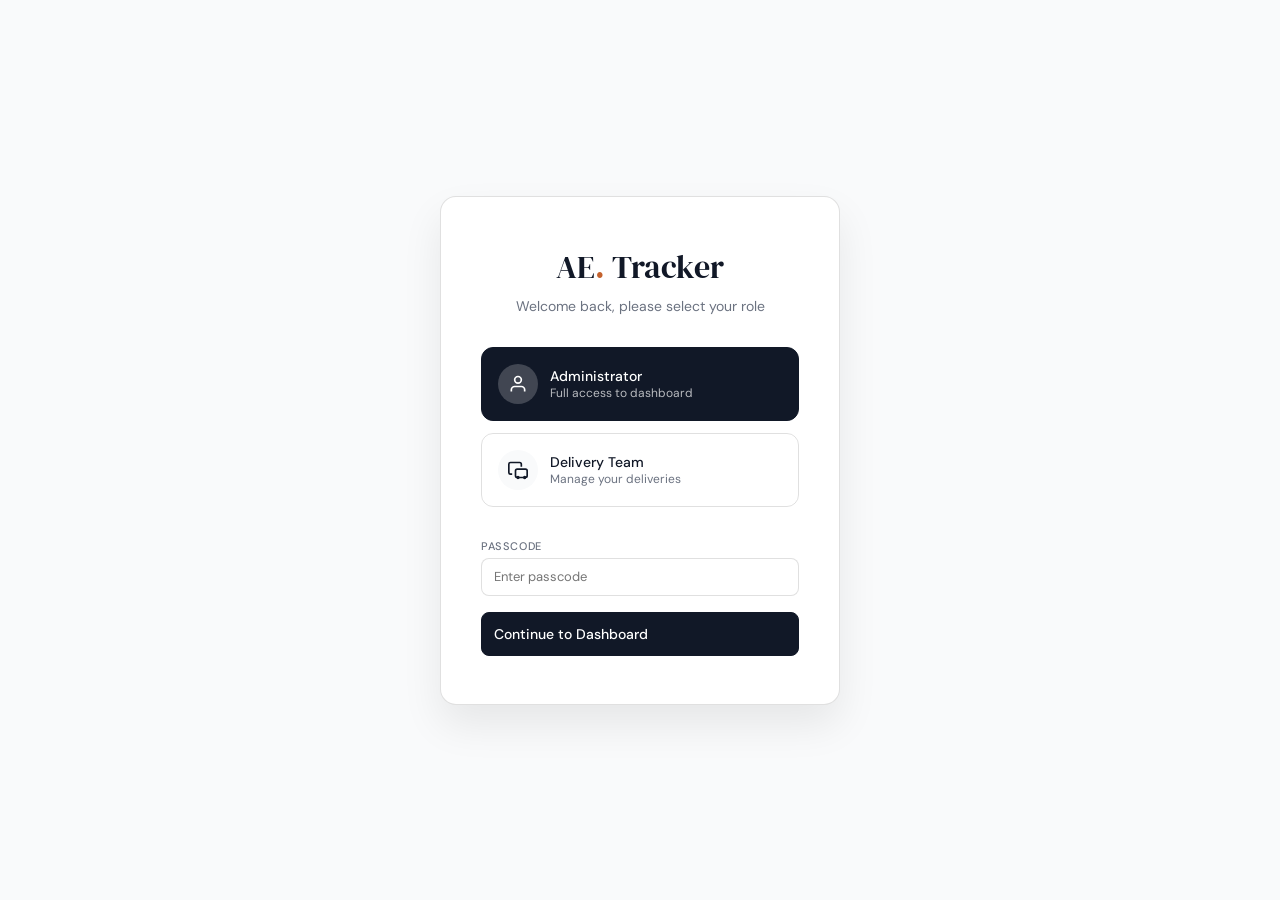
<file: login.html>
<!DOCTYPE html>
<html lang="en">
<head>
  <meta charset="UTF-8">
  <meta name="viewport" content="width=device-width, initial-scale=1.0">
  <title>Login · AE Tracker</title>
  <link rel="preconnect" href="https://fonts.googleapis.com">
  <link href="https://fonts.googleapis.com/css2?family=DM+Serif+Display:ital@0;1&family=DM+Sans:opsz,wght@9..40,300;9..40,400;9..40,500;9..40,600&display=swap" rel="stylesheet">
  <link rel="stylesheet" href="style.css">
  <style>
    body {
      display: flex;
      align-items: center;
      justify-content: center;
      background: var(--sidebar);
      min-height: 100vh;
    }
    .login-container {
      background: var(--surface);
      border: 1px solid var(--border-md);
      border-radius: var(--radius-lg);
      padding: 3rem 2.5rem;
      width: 100%;
      max-width: 400px;
      box-shadow: 0 20px 40px rgba(0,0,0,0.08);
      text-align: center;
    }
    .login-logo {
      font-family: 'DM Serif Display', serif;
      font-size: 32px;
      margin-bottom: 0.5rem;
    }
    .login-logo span { color: var(--accent); }
    .login-sub {
      color: var(--muted);
      margin-bottom: 2rem;
      font-size: 14px;
    }
    .role-grid {
      display: grid;
      gap: 12px;
      margin-bottom: 2rem;
    }
    .role-card {
      border: 1px solid var(--border-md);
      border-radius: var(--radius);
      padding: 1rem;
      display: flex;
      align-items: center;
      gap: 12px;
      cursor: pointer;
      transition: all 0.2s;
      text-align: left;
    }
    .role-card:hover {
      border-color: var(--text);
      background: rgba(0,0,0,0.02);
    }
    .role-card.selected {
      border-color: var(--text);
      background: var(--text);
      color: #fff;
    }
    .role-card.selected .role-desc { color: rgba(255,255,255,0.7); }
    .role-icon {
      width: 40px; height: 40px;
      border-radius: 50%;
      background: var(--sidebar);
      display: flex; align-items: center; justify-content: center;
      font-size: 16px; color: var(--text);
    }
    .role-card.selected .role-icon { background: rgba(255,255,255,0.2); color: #fff; }
    .role-info { flex: 1; }
    .role-name { font-weight: 500; font-size: 14px; }
    .role-desc { font-size: 12px; color: var(--muted); }
    
    .courier-select-wrap {
      display: none;
      margin-top: 1rem;
      text-align: left;
    }
    .courier-select-wrap.open { display: block; animation: fadeIn 0.2s ease; }
    .btn-login { width: 100%; padding: 12px; font-size: 14px; margin-top: 1rem; }
  </style>
</head>
<body>

  <div class="login-container">
    <div class="login-logo">AE<span>.</span> Tracker</div>
    <div class="login-sub">Welcome back, please select your role</div>

    <div class="role-grid">
      <div class="role-card selected" id="roleAdmin" onclick="selectRole('admin')">
        <div class="role-icon">
          <svg width="20" height="20" viewBox="0 0 24 24" fill="none" stroke="currentColor" stroke-width="2"><path d="M20 21v-2a4 4 0 00-4-4H8a4 4 0 00-4 4v2"/><circle cx="12" cy="7" r="4"/></svg>
        </div>
        <div class="role-info">
          <div class="role-name">Administrator</div>
          <div class="role-desc">Full access to dashboard</div>
        </div>
      </div>

      <div class="role-card" id="roleCourier" onclick="selectRole('courier')">
        <div class="role-icon">
          <svg width="20" height="20" viewBox="0 0 24 24" fill="none" stroke="currentColor" stroke-width="2"><path d="M5 17H3a2 2 0 01-2-2V5a2 2 0 012-2h11a2 2 0 012 2v3"/><rect x="9" y="11" width="14" height="10" rx="2"/><circle cx="12" cy="21" r="1"/><circle cx="20" cy="21" r="1"/></svg>
        </div>
        <div class="role-info">
          <div class="role-name">Delivery Team</div>
          <div class="role-desc">Manage your deliveries</div>
        </div>
      </div>
    </div>

    <div class="courier-select-wrap" id="courierWrap">
      <div class="form-field">
        <label class="form-label">Select Courier Profile</label>
        <select class="form-select" id="courierSelect"></select>
      </div>
    </div>

    <div class="form-field" style="margin-top:1rem; text-align:left;">
      <label class="form-label">Passcode</label>
      <input type="password" class="form-input" id="passcode" placeholder="Enter passcode" onkeydown="if(event.key==='Enter')login()">
    </div>

    <button class="btn btn-primary btn-login" onclick="login()">Continue to Dashboard</button>
  </div>

  <div class="toast" id="toast"></div>

  <script src="db.js"></script>
  <script>
    let selectedRole = 'admin';

    async function initCouriers() {
      const couriers = (await DB.getCouriers()).filter(c => c.active);
      document.getElementById('courierSelect').innerHTML = couriers.map(c => `<option value="${c.id}">${c.name}</option>`).join('');
    }

    function selectRole(role) {
      selectedRole = role;
      document.getElementById('roleAdmin').classList.remove('selected');
      document.getElementById('roleCourier').classList.remove('selected');
      if (role === 'admin') {
        document.getElementById('roleAdmin').classList.add('selected');
        document.getElementById('courierWrap').classList.remove('open');
      } else {
        document.getElementById('roleCourier').classList.add('selected');
        document.getElementById('courierWrap').classList.add('open');
      }
    }

    function showToast(msg, type = '') {
      const t = document.getElementById('toast');
      t.textContent = msg;
      t.className = 'toast show' + (type ? ' toast-' + type : '');
      clearTimeout(t._t);
      t._t = setTimeout(() => { t.className = 'toast'; }, 2800);
    }

    async function login() {
      const passcode = document.getElementById('passcode').value;
      if (selectedRole === 'admin') {
        const settings = await DB.getSettings();
        const adminPasscode = settings.adminPasscode || '0000';
        if (passcode !== adminPasscode) return showToast('Incorrect passcode', 'danger');
        DB.login({ role: 'admin' });
        window.location.href = 'index.html';
      } else {
        const sel = document.getElementById('courierSelect');
        const courierId = parseInt(sel.value);
        if (!courierId) return showToast('No courier selected', 'danger');
        const couriers = await DB.getCouriers();
        const courier = couriers.find(c => c.id === courierId);
        const correctPass = courier.passcode || '0000';
        if (passcode !== correctPass) return showToast('Incorrect passcode', 'danger');
        DB.login({ role: 'courier', id: courierId, name: sel.options[sel.selectedIndex].text });
        window.location.href = 'courier_dashboard.html';
      }
    }

    (async () => {
      await DB.ready;
      const currentUser = DB.getCurrentUser();
      if (currentUser) {
        window.location.href = currentUser.role === 'admin' ? 'index.html' : 'courier_dashboard.html';
      }
      await initCouriers();
    })();
  </script>
</body>
</html>
</file>
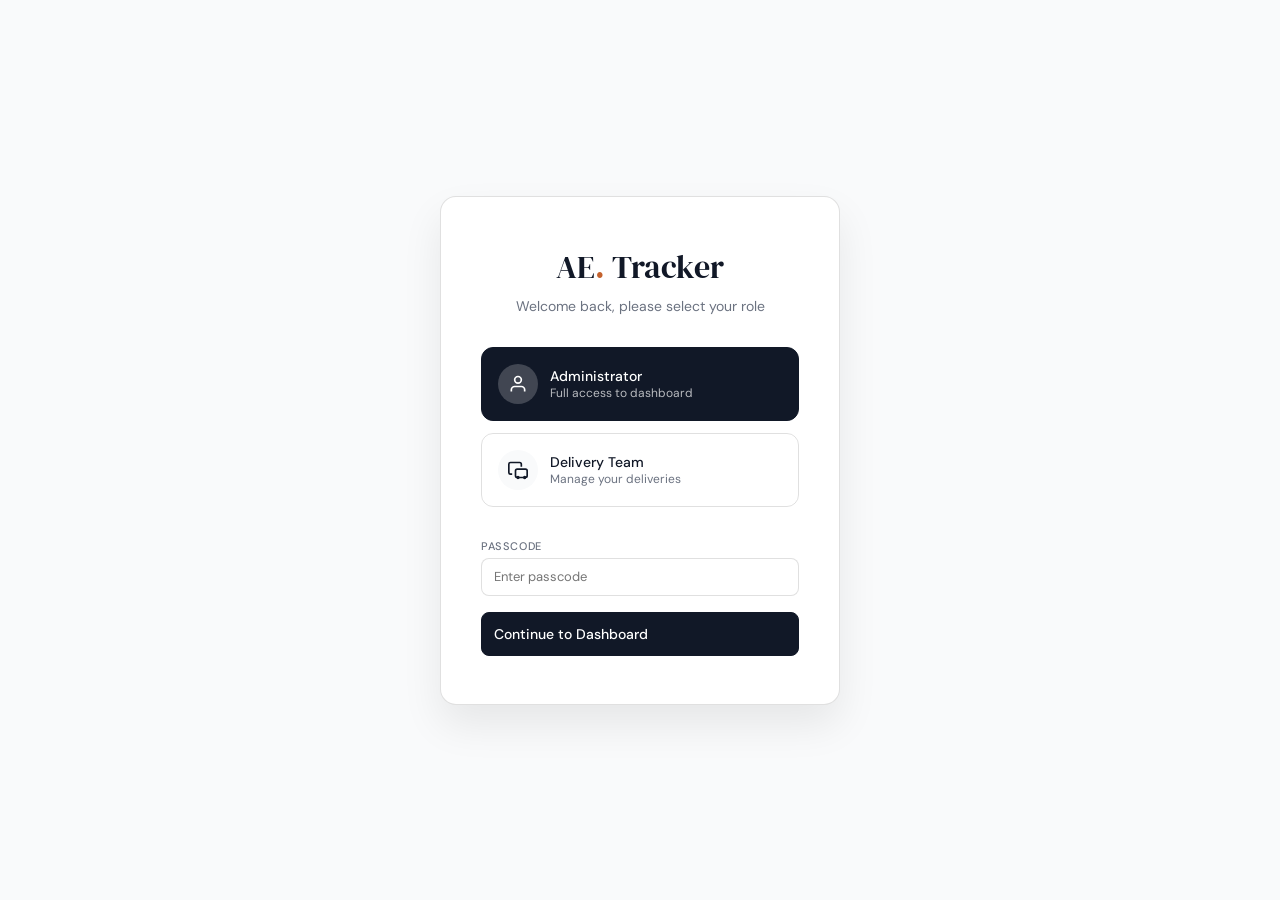
<file: orders.html>
<!DOCTYPE html>
<html lang="en">

<head>
  <meta charset="UTF-8">
  <meta name="viewport" content="width=device-width, initial-scale=1.0">
  <title>Orders · AE Tracker</title>
  <meta name="description" content="Manage all sales orders – add, edit, update status and delete orders.">
  <link rel="preconnect" href="https://fonts.googleapis.com">
  <link
    href="https://fonts.googleapis.com/css2?family=DM+Serif+Display:ital@0;1&family=DM+Sans:opsz,wght@9..40,300;9..40,400;9..40,500&display=swap"
    rel="stylesheet">
  <link rel="stylesheet" href="style.css">
  <style>
    .actions-cell {
      display: flex;
      gap: 4px;
    }
  </style>
</head>

<body>

  <!-- SIDEBAR -->
  <div class="sidebar-overlay" id="sidebarOverlay" onclick="toggleSidebar()"></div>
  <aside class="sidebar">
    <a class="logo" href="index.html">AE<span>.</span> Tracker</a>
    <div class="nav-section">Main</div>
    <a class="nav-item" href="index.html">
      <svg viewBox="0 0 24 24" fill="none" stroke="currentColor" stroke-width="2">
        <rect x="3" y="3" width="7" height="7" />
        <rect x="14" y="3" width="7" height="7" />
        <rect x="3" y="14" width="7" height="7" />
        <rect x="14" y="14" width="7" height="7" />
      </svg>
      Dashboard
    </a>
    <a class="nav-item active" href="orders.html">
      <svg viewBox="0 0 24 24" fill="none" stroke="currentColor" stroke-width="2">
        <path
          d="M9 5H7a2 2 0 00-2 2v12a2 2 0 002 2h10a2 2 0 002-2V7a2 2 0 00-2-2h-2M9 5a2 2 0 002 2h2a2 2 0 002-2M9 5a2 2 0 012-2h2a2 2 0 012 2" />
      </svg>
      Orders
    </a>
    <a class="nav-item" href="customers.html">
      <svg viewBox="0 0 24 24" fill="none" stroke="currentColor" stroke-width="2">
        <path d="M17 21v-2a4 4 0 00-4-4H5a4 4 0 00-4 4v2" />
        <circle cx="9" cy="7" r="4" />
        <path d="M23 21v-2a4 4 0 00-3-3.87M16 3.13a4 4 0 010 7.75" />
      </svg>
      Customers
    </a>
    <a class="nav-item" href="deliveries.html">
      <svg viewBox="0 0 24 24" fill="none" stroke="currentColor" stroke-width="2">
        <path d="M5 17H3a2 2 0 01-2-2V5a2 2 0 012-2h11a2 2 0 012 2v3" />
        <rect x="9" y="11" width="14" height="10" rx="2" />
        <circle cx="12" cy="21" r="1" />
        <circle cx="20" cy="21" r="1" />
      </svg>
      Deliveries
    </a>
    <div class="nav-divider"></div>
    <div class="nav-section">Reports</div>
    <a class="nav-item" href="revenue.html">
      <svg viewBox="0 0 24 24" fill="none" stroke="currentColor" stroke-width="2">
        <polyline points="22 12 18 12 15 21 9 3 6 12 2 12" />
      </svg>
      Revenue
    </a>
    <a class="nav-item" href="settings.html">
      <svg viewBox="0 0 24 24" fill="none" stroke="currentColor" stroke-width="2">
        <circle cx="12" cy="12" r="3" />
        <path
          d="M19.4 15a1.65 1.65 0 00.33 1.82l.06.06a2 2 0 010 2.83 2 2 0 01-2.83 0l-.06-.06a1.65 1.65 0 00-1.82-.33 1.65 1.65 0 00-1 1.51V21a2 2 0 01-2 2 2 2 0 01-2-2v-.09A1.65 1.65 0 009 19.4a1.65 1.65 0 00-1.82.33l-.06.06a2 2 0 01-2.83 0 2 2 0 010-2.83l.06-.06A1.65 1.65 0 004.68 15a1.65 1.65 0 00-1.51-1H3a2 2 0 01-2-2 2 2 0 012-2h.09A1.65 1.65 0 004.6 9a1.65 1.65 0 00-.33-1.82l-.06-.06a2 2 0 010-2.83 2 2 0 012.83 0l.06.06A1.65 1.65 0 009 4.68a1.65 1.65 0 001-1.51V3a2 2 0 012-2 2 2 0 012 2v.09a1.65 1.65 0 001 1.51 1.65 1.65 0 001.82-.33l.06-.06a2 2 0 012.83 0 2 2 0 010 2.83l-.06.06A1.65 1.65 0 0019.4 9a1.65 1.65 0 001.51 1H21a2 2 0 012 2 2 2 0 01-2 2h-.09a1.65 1.65 0 00-1.51 1z" />
      </svg>
      Settings
    </a>
    <div class="sidebar-footer">
      <div class="avatar" id="sidebarAvatar">AE</div>
      <div class="avatar-info" style="flex:1;min-width:0">
        <div class="name" id="sidebarName">Admin</div>
        <div class="role" id="sidebarBranch" style="white-space:nowrap;overflow:hidden;text-overflow:ellipsis">Campus Branch</div>
      </div>
      <button onclick="DB.logout(); window.location.href='login.html'" title="Logout" style="cursor:pointer;border:none;background:transparent;color:var(--muted);padding:4px">
        <svg width="16" height="16" viewBox="0 0 24 24" fill="none" stroke="currentColor" stroke-width="2"><path d="M9 21H5a2 2 0 01-2-2V5a2 2 0 012-2h4"/><polyline points="16 17 21 12 16 7"/><line x1="21" y1="12" x2="9" y2="12"/></svg>
      </button>
    </div>
  </aside>

  <!-- MAIN -->
  <main class="main">
    <header class="topbar">
      <div class="topbar-left" style="display:flex;align-items:center;">
        <button class="mobile-menu-btn" onclick="toggleSidebar()">
          <svg width="24" height="24" viewBox="0 0 24 24" fill="none" stroke="currentColor" stroke-width="2"><line x1="3" y1="12" x2="21" y2="12"/><line x1="3" y1="6" x2="21" y2="6"/><line x1="3" y1="18" x2="21" y2="18"/></svg>
        </button>
        <div class="topbar-title">Orders</div>
      </div>
      <div class="topbar-right">
        <button class="btn" onclick="exportCSV()">
          <svg width="13" height="13" viewBox="0 0 24 24" fill="none" stroke="currentColor" stroke-width="2.5">
            <path d="M21 15v4a2 2 0 01-2 2H5a2 2 0 01-2-2v-4" />
            <polyline points="7 10 12 15 17 10" />
            <line x1="12" y1="15" x2="12" y2="3" />
          </svg>
          Export
        </button>
        <button class="btn btn-primary" onclick="openNewOrder()">
          <svg width="13" height="13" viewBox="0 0 24 24" fill="none" stroke="currentColor" stroke-width="2.5">
            <line x1="12" y1="5" x2="12" y2="19" />
            <line x1="5" y1="12" x2="19" y2="12" />
          </svg>
          New Order
        </button>
      </div>
    </header>

    <div class="content">
      <div class="page-header">
        <div class="page-header-left">
          <h1>All Orders</h1>
          <p id="orderCount">Loading...</p>
        </div>
      </div>

      <div class="section-card">
        <div class="section-header">
          <div class="filter-row">
            <div class="search-wrap">
              <svg viewBox="0 0 24 24" fill="none" stroke="currentColor" stroke-width="2">
                <circle cx="11" cy="11" r="8" />
                <line x1="21" y1="21" x2="16.65" y2="16.65" />
              </svg>
              <input class="search-input" id="searchInput" placeholder="Search customer, phone…"
                oninput="applyFilters()">
            </div>
            <select class="filter-select" id="statusFilter" onchange="applyFilters()">
              <option value="all">All statuses</option>
              <option value="pending">Pending</option>
              <option value="transit">In Transit</option>
              <option value="delivered">Delivered</option>
              <option value="cancelled">Cancelled</option>
            </select>
            <select class="filter-select" id="paymentFilter" onchange="applyFilters()">
              <option value="all">All payments</option>
            </select>
            <select class="filter-select" id="courierFilter" onchange="applyFilters()">
              <option value="all">All couriers</option>
            </select>
          </div>
        </div>

        <div style="overflow-x:auto;">
          <table class="data-table">
            <thead>
              <tr>
                <th class="th-avatar"></th>
                <th>#</th>
                <th onclick="sortBy('date')" style="cursor:pointer">Date ↕</th>
                <th>Customer</th>
                <th>Phone</th>
                <th>Payment</th>
                <th onclick="sortBy('courierId')" style="cursor:pointer">Courier ↕</th>
                <th onclick="sortBy('amount')" style="cursor:pointer">Amount ↕</th>
                <th>Status</th>
                <th>Actions</th>
              </tr>
            </thead>
            <tbody id="orderBody"></tbody>
          </table>
        </div>

        <div class="pagination">
          <span class="page-info" id="pageInfo"></span>
          <div id="pageBtns"></div>
        </div>
      </div>
    </div>
  </main>

  <!-- ORDER MODAL -->
  <div class="modal-overlay" id="orderModal" onclick="if(event.target===this)closeModal()">
    <div class="modal modal-wide">
      <div class="modal-header">
        <div class="modal-title" id="modalTitle">New Order</div>
        <button class="modal-close" onclick="closeModal()">×</button>
      </div>
      <div class="modal-body">
        <div class="grid-2">
          <div class="form-field">
            <label class="form-label">Customer Name</label>
            <input class="form-input" id="f-customer" placeholder="Full name">
          </div>
          <div class="form-field">
            <label class="form-label">Phone</label>
            <input class="form-input" id="f-phone" placeholder="265 8XX XXX XXX">
          </div>
        </div>
        <div class="grid-2">
          <div class="form-field">
            <label class="form-label">Amount (MK) *</label>
            <input class="form-input" id="f-amount" type="number" placeholder="0" min="0">
          </div>
          <div class="form-field">
            <label class="form-label">Payment Method</label>
            <select class="form-select" id="f-payment"></select>
          </div>
        </div>
        <div class="grid-2">
          <div class="form-field">
            <label class="form-label">Location</label>
            <input class="form-input" id="f-location" value="Campus">
          </div>
          <div class="form-field">
            <label class="form-label">Courier</label>
            <select class="form-select" id="f-courier"></select>
          </div>
        </div>
        <div class="grid-2">
          <div class="form-field">
            <label class="form-label">Date</label>
            <input class="form-input" id="f-date" type="date">
          </div>
          <div class="form-field">
            <label class="form-label">Status</label>
            <select class="form-select" id="f-status">
              <option value="transit">In Transit</option>
              <option value="pending">Pending</option>
              <option value="delivered">Delivered</option>
              <option value="cancelled">Cancelled</option>
            </select>
          </div>
        </div>
        <div class="form-field">
          <label class="form-label">Notes</label>
          <input class="form-input" id="f-notes" placeholder="Any delivery notes...">
        </div>
      </div>
      <div class="modal-footer">
        <button class="btn" onclick="closeModal()">Cancel</button>
        <button class="btn btn-primary" id="modalSubmitBtn" onclick="submitOrder()">Add Order</button>
      </div>
    </div>
  </div>

  <!-- CONFIRM DELETE -->
  <div class="confirm-overlay" id="confirmOverlay">
    <div class="confirm-box">
      <div class="confirm-body">
        <div class="confirm-title">Delete Order</div>
        <div class="confirm-msg">Are you sure you want to delete this order? This cannot be undone.</div>
      </div>
      <div class="confirm-footer">
        <button class="btn" onclick="closeConfirm()">Cancel</button>
        <button class="btn btn-danger" onclick="confirmDelete()">Delete</button>
      </div>
    </div>
  </div>

  <div class="toast" id="toast"></div>

  <script src="db.js"></script>
  <script>
    const PAGE_SIZE = 20;
    let filtered = [], currentPage = 1, totalCount = 0, sortKey = 'date', sortDir = -1, editingOrderId = null, deletingOrderId = null;
    let _couriersCache = [];

    function fmt(n) { return 'MK ' + Number(n).toLocaleString(); }
    function fmtDate(d) {
      if (!d) return '—';
      return new Date(d).toLocaleDateString('en-GB', { day: '2-digit', month: 'short', year: 'numeric' });
    }
    function statusBadge(s) {
      const map = { delivered: 'status-delivered', transit: 'status-transit', pending: 'status-pending', cancelled: 'status-cancelled' };
      const lbl = { delivered: 'Delivered', transit: 'In Transit', pending: 'Pending', cancelled: 'Cancelled' };
      return `<span class="status ${map[s] || 'status-pending'}"><span class="status-dot"></span>${lbl[s] || s}</span>`;
    }
    function getCourierName(id) {
      if (!id) return '—';
      const c = _couriersCache.find(x => x.id === id);
      return c ? c.name : '—';
    }

    async function initFilters() {
      const [payments, couriers] = await Promise.all([DB.getPayments(), DB.getCouriers()]);
      _couriersCache = couriers;
      document.getElementById('paymentFilter').innerHTML = '<option value="all">All payments</option>' +
        payments.map(p => `<option value="${p}">${p}</option>`).join('');
      document.getElementById('courierFilter').innerHTML = '<option value="all">All couriers</option>' +
        couriers.map(c => `<option value="${c.id}">${c.name}</option>`).join('');
    }

    async function populateOrderForm() {
      const [payments, couriers] = await Promise.all([DB.getPayments(), DB.getCouriers()]);
      document.getElementById('f-payment').innerHTML = payments.map(p => `<option value="${p}">${p}</option>`).join('');
      document.getElementById('f-courier').innerHTML =
        '<option value="">— Unassigned —</option>' +
        couriers.filter(c => c.active).map(c => `<option value="${c.id}">${c.name}</option>`).join('');
    }

    function goPage(n) { currentPage = n; applyFilters(false); window.scrollTo(0, 0); }

    function sortBy(key) {
      if (sortKey === key) sortDir *= -1;
      else { sortKey = key; sortDir = -1; }
      applyFilters();
    }

    async function applyFilters(resetPage = true) {
      if (resetPage) currentPage = 1;
      const q = document.getElementById('searchInput').value.toLowerCase();
      const status = document.getElementById('statusFilter').value;
      const payment = document.getElementById('paymentFilter').value;
      const courier = document.getElementById('courierFilter').value;
      const offset = (currentPage - 1) * PAGE_SIZE;

      if (!q) {
        const result = await DB.getOrdersPage({ status, payment, courierId: courier, sortKey, sortDir, offset, limit: PAGE_SIZE });
        filtered = result.data;
        totalCount = result.count;
      } else {
        let orders = await DB.getOrders();
        if (status !== 'all') orders = orders.filter(o => o.status === status);
        if (payment !== 'all') orders = orders.filter(o => o.payment === payment);
        if (courier !== 'all') orders = orders.filter(o => String(o.courierId) === courier);
        if (q) orders = orders.filter(o =>
          o.customer.toLowerCase().includes(q) || o.phone.includes(q) || o.location.toLowerCase().includes(q)
        );
        orders.sort((a, b) => {
          let va = a[sortKey] || '', vb = b[sortKey] || '';
          if (typeof va === 'number') return (va - vb) * sortDir;
          return String(va).localeCompare(String(vb)) * sortDir;
        });
        filtered = orders.slice(offset, offset + PAGE_SIZE);
        totalCount = orders.length;
      }

      document.getElementById('orderCount').textContent = `${totalCount} order${totalCount !== 1 ? 's' : ''}`;
      render();
    }

    function render() {
      const total = totalCount;
      const pages = Math.max(1, Math.ceil(total / PAGE_SIZE));
      const start = (currentPage - 1) * PAGE_SIZE + 1;
      const end = Math.min(currentPage * PAGE_SIZE, total);

      document.getElementById('pageInfo').textContent =
        total ? `Showing ${start}–${end} of ${total}` : 'No results';

      document.getElementById('orderBody').innerHTML = filtered.length ? filtered.map(o => `
        <tr class="order-row">
          <td class="td-avatar"><div class="avatar-circle">${getInitials(o.customer)}</div></td>
          <td class="td-no">#${String(o.id).padStart(3, '0')}</td>
          <td class="td-date">${fmtDate(o.date)}</td>
          <td class="td-name">${o.customer}</td>
          <td class="td-phone">${o.phone}</td>
          <td class="td-payment"><span class="payment-pill">${o.payment}</span></td>
          <td class="td-courier">${getCourierName(o.courierId)}</td>
          <td class="td-amount">${fmt(o.amount)}</td>
          <td class="td-status">${statusBadge(o.status)}</td>
          <td class="td-actions">
            <div class="actions-cell">
              <button class="btn btn-sm btn-icon" title="Quick status" onclick="cycleStatus(${o.id})">
                <svg width="12" height="12" viewBox="0 0 24 24" fill="none" stroke="currentColor" stroke-width="2.5"><polyline points="20 6 9 17 4 12"/></svg>
              </button>
              <button class="btn btn-sm btn-icon" title="Edit" onclick="openEdit(${o.id})">
                <svg width="12" height="12" viewBox="0 0 24 24" fill="none" stroke="currentColor" stroke-width="2.5"><path d="M11 4H4a2 2 0 00-2 2v14a2 2 0 002 2h14a2 2 0 002-2v-7"/><path d="M18.5 2.5a2.121 2.121 0 013 3L12 15l-4 1 1-4 9.5-9.5z"/></svg>
              </button>
              <button class="btn btn-sm btn-icon" title="Delete" onclick="openConfirm(${o.id})" style="color:var(--danger)">
                <svg width="12" height="12" viewBox="0 0 24 24" fill="none" stroke="currentColor" stroke-width="2.5"><polyline points="3 6 5 6 21 6"/><path d="M19 6l-1 14a2 2 0 01-2 2H8a2 2 0 01-2-2L5 6"/><path d="M10 11v6M14 11v6"/><path d="M9 6V4a1 1 0 011-1h4a1 1 0 011 1v2"/></svg>
              </button>
            </div>
          </td>
        </tr>
      `).join('') : `<tr><td colspan="10"><div class="empty-state"><svg viewBox="0 0 24 24" fill="none" stroke="currentColor" stroke-width="1.5"><circle cx="12" cy="12" r="10"/><line x1="8" y1="12" x2="16" y2="12"/></svg><p>No orders match your filters</p></div></td></tr>`;

      let btns = '';
      for (let i = 1; i <= pages; i++) {
        if (pages > 7 && i > 2 && i < pages - 1 && Math.abs(i - currentPage) > 1) {
          if (i === 3 || i === pages - 2) btns += `<span style="padding:0 4px;color:var(--muted)">…</span>`;
          continue;
        }
        btns += `<button class="page-btn${i === currentPage ? ' active' : ''}" onclick="goPage(${i})">${i}</button>`;
      }
      document.getElementById('pageBtns').innerHTML = btns;
    }

    async function cycleStatus(id) {
      const orders = await DB.getOrders();
      const order = orders.find(o => o.id === id);
      if (!order) return;
      const cycle = ['pending', 'transit', 'delivered'];
      const next = cycle[(cycle.indexOf(order.status) + 1) % cycle.length];
      await DB.updateOrder(id, { status: next });
      await applyFilters();
      showToast(`Order #${String(id).padStart(3, '0')} → ${next}`, 'success');
    }

    async function openNewOrder() {
      editingOrderId = null;
      document.getElementById('modalTitle').textContent = 'New Order';
      document.getElementById('modalSubmitBtn').textContent = 'Add Order';
      await populateOrderForm();
      ['f-customer', 'f-phone', 'f-amount', 'f-notes'].forEach(id => document.getElementById(id).value = '');
      document.getElementById('f-location').value = 'Campus';
      document.getElementById('f-date').value = new Date().toISOString().split('T')[0];
      document.getElementById('f-status').value = 'transit';
      document.getElementById('orderModal').classList.add('open');
    }

    async function openEdit(id) {
      const orders = await DB.getOrders();
      const o = orders.find(x => x.id === id);
      if (!o) return;
      editingOrderId = id;
      document.getElementById('modalTitle').textContent = `Edit Order #${String(id).padStart(3, '0')}`;
      document.getElementById('modalSubmitBtn').textContent = 'Save Changes';
      await populateOrderForm();
      document.getElementById('f-customer').value = o.customer !== 'Unknown' ? o.customer : '';
      document.getElementById('f-phone').value = o.phone !== '—' ? o.phone : '';
      document.getElementById('f-amount').value = o.amount;
      document.getElementById('f-payment').value = o.payment;
      document.getElementById('f-location').value = o.location;
      document.getElementById('f-courier').value = o.courierId || '';
      document.getElementById('f-date').value = o.date;
      document.getElementById('f-status').value = o.status;
      document.getElementById('f-notes').value = o.notes || '';
      document.getElementById('orderModal').classList.add('open');
    }

    function closeModal() { document.getElementById('orderModal').classList.remove('open'); }

    async function submitOrder() {
      const amount = parseFloat(document.getElementById('f-amount').value);
      if (!amount || amount <= 0) { showToast('Please enter a valid amount', 'danger'); return; }
      const courierId = parseInt(document.getElementById('f-courier').value) || null;
      const order = {
        date: document.getElementById('f-date').value,
        customer: document.getElementById('f-customer').value.trim() || 'Unknown',
        phone: document.getElementById('f-phone').value.trim() || '—',
        location: document.getElementById('f-location').value.trim() || 'Campus',
        payment: document.getElementById('f-payment').value,
        courierId, amount,
        status: document.getElementById('f-status').value,
        notes: document.getElementById('f-notes').value.trim(),
      };
      if (editingOrderId) {
        await DB.updateOrder(editingOrderId, order);
        showToast(`Order #${String(editingOrderId).padStart(3, '0')} updated`, 'success');
      } else {
        const added = await DB.addOrder(order);
        showToast(`Order #${String(added.id).padStart(3, '0')} added`, 'success');
      }
      closeModal();
      await applyFilters();
    }

    function openConfirm(id) { deletingOrderId = id; document.getElementById('confirmOverlay').classList.add('open'); }
    function closeConfirm() { deletingOrderId = null; document.getElementById('confirmOverlay').classList.remove('open'); }
    async function confirmDelete() {
      await DB.deleteOrder(deletingOrderId);
      showToast('Order deleted');
      closeConfirm();
      await applyFilters();
    }

    async function exportCSV() {
      const rows = [['#', 'Date', 'Customer', 'Phone', 'Location', 'Payment', 'Courier', 'Amount', 'Status', 'Notes']];
      const orders = await DB.getOrders();
      const couriers = await DB.getCouriers();
      orders.forEach(o => {
        const c = couriers.find(x => x.id === o.courierId);
        rows.push([o.id, o.date, o.customer, o.phone, o.location, o.payment, c ? c.name : '—', o.amount, o.status, o.notes || '']);
      });
      const csv = rows.map(r => r.map(v => `"${String(v).replace(/"/g, '""')}"`).join(',')).join('\n');
      const a = document.createElement('a');
      a.href = URL.createObjectURL(new Blob([csv], { type: 'text/csv' }));
      a.download = 'AE_Orders_Export.csv';
      a.click();
      showToast('Exported as CSV', 'success');
    }

    function showToast(msg, type = '') {
      const t = document.getElementById('toast');
      t.textContent = msg;
      t.className = 'toast show' + (type ? ' toast-' + type : '');
      clearTimeout(t._t);
      t._t = setTimeout(() => { t.className = 'toast'; }, 2800);
    }

    (async () => {
      await DB.ready;
      const user = DB.getCurrentUser();
      if (!user) window.location.href = 'login.html';
      else if (user.role === 'courier') window.location.href = 'courier_dashboard.html';
      const s = await DB.getSettings();
      document.getElementById('sidebarName').textContent = s.adminName || 'Admin';
      document.getElementById('sidebarBranch').textContent = s.branch || 'Campus Branch';
      document.getElementById('sidebarAvatar').textContent = (s.adminName || 'AE').slice(0, 2).toUpperCase();
      await initFilters();
      await applyFilters();
    })();
  </script>
</body>

</html>
</file>
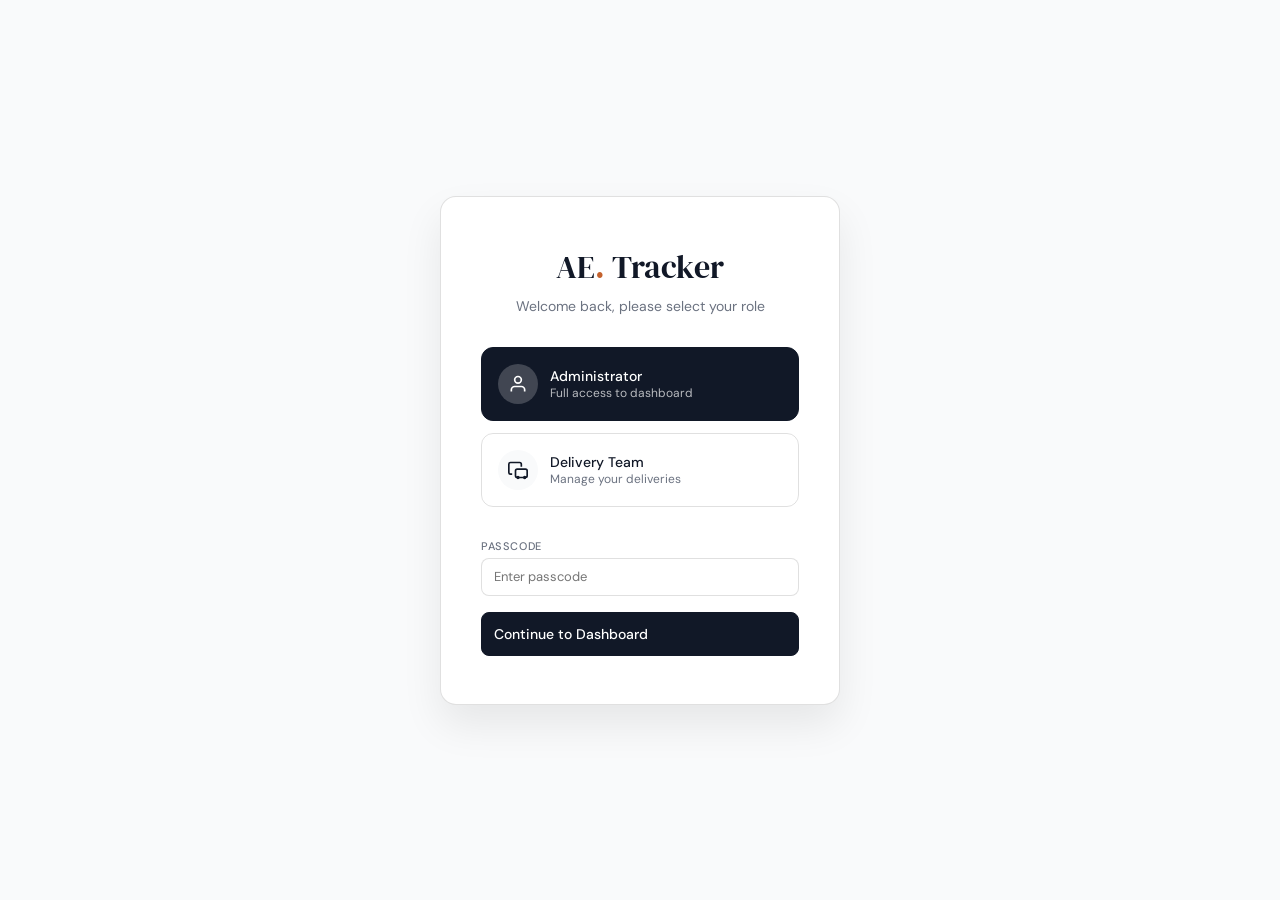
<file: revenue.html>
<!DOCTYPE html>
<html lang="en">

<head>
  <meta charset="UTF-8">
  <meta name="viewport" content="width=device-width, initial-scale=1.0">
  <title>Revenue · AE Tracker</title>
  <meta name="description" content="Revenue reports and analytics – daily, weekly and payment breakdown charts.">
  <link rel="preconnect" href="https://fonts.googleapis.com">
  <link
    href="https://fonts.googleapis.com/css2?family=DM+Serif+Display:ital@0;1&family=DM+Sans:opsz,wght@9..40,300;9..40,400;9..40,500&display=swap"
    rel="stylesheet">
  <link rel="stylesheet" href="style.css">
  <style>
    .rev-grid {
      display: grid;
      grid-template-columns: 1fr 1fr;
      gap: 1.5rem;
    }

    .chart-section {
      padding: 1.5rem;
    }

    .chart-label-row {
      display: flex;
      justify-content: space-between;
      font-size: 10px;
      color: var(--muted);
      margin-top: 6px;
    }

    .summary-table td,
    .summary-table th {
      padding: 10px 1.5rem;
    }

    .period-btns {
      display: flex;
      gap: 4px;
    }

    .period-btn {
      padding: 5px 12px;
      border-radius: 6px;
      font-size: 11px;
      font-weight: 500;
      border: 1px solid var(--border-md);
      background: var(--bg);
      cursor: pointer;
      transition: all 0.15s;
      color: var(--muted);
    }

    .period-btn.active {
      background: var(--text);
      color: #fff;
      border-color: var(--text);
    }

    .trend-up {
      color: var(--success);
      font-weight: 500;
    }

    .trend-down {
      color: var(--danger);
      font-weight: 500;
    }

    .big-chart-wrap {
      padding: 1.5rem;
    }

    .big-bars {
      display: flex;
      align-items: flex-end;
      gap: 4px;
      height: 160px;
      margin-bottom: 4px;
    }

    .big-bar-col {
      flex: 1;
      display: flex;
      flex-direction: column;
      align-items: center;
      position: relative;
      height: 100%;
      justify-content: flex-end;
    }

    .big-bar {
      width: 100%;
      border-radius: 4px 4px 0 0;
      transition: height 0.5s ease, opacity 0.2s;
      cursor: pointer;
      min-width: 6px;
    }

    .big-bar:hover {
      opacity: 0.75;
    }

    .big-bar-lbl {
      font-size: 8px;
      color: var(--muted);
      margin-top: 4px;
      text-align: center;
      white-space: nowrap;
      overflow: hidden;
      max-width: 100%;
    }
  </style>
</head>

<body>

  <!-- SIDEBAR -->
  <div class="sidebar-overlay" id="sidebarOverlay" onclick="toggleSidebar()"></div>
  <aside class="sidebar">
    <a class="logo" href="index.html">AE<span>.</span> Tracker</a>
    <div class="nav-section">Main</div>
    <a class="nav-item" href="index.html">
      <svg viewBox="0 0 24 24" fill="none" stroke="currentColor" stroke-width="2">
        <rect x="3" y="3" width="7" height="7" />
        <rect x="14" y="3" width="7" height="7" />
        <rect x="3" y="14" width="7" height="7" />
        <rect x="14" y="14" width="7" height="7" />
      </svg>
      Dashboard
    </a>
    <a class="nav-item" href="orders.html">
      <svg viewBox="0 0 24 24" fill="none" stroke="currentColor" stroke-width="2">
        <path
          d="M9 5H7a2 2 0 00-2 2v12a2 2 0 002 2h10a2 2 0 002-2V7a2 2 0 00-2-2h-2M9 5a2 2 0 002 2h2a2 2 0 002-2M9 5a2 2 0 012-2h2a2 2 0 012 2" />
      </svg>
      Orders
    </a>
    <a class="nav-item" href="customers.html">
      <svg viewBox="0 0 24 24" fill="none" stroke="currentColor" stroke-width="2">
        <path d="M17 21v-2a4 4 0 00-4-4H5a4 4 0 00-4 4v2" />
        <circle cx="9" cy="7" r="4" />
        <path d="M23 21v-2a4 4 0 00-3-3.87M16 3.13a4 4 0 010 7.75" />
      </svg>
      Customers
    </a>
    <a class="nav-item" href="deliveries.html">
      <svg viewBox="0 0 24 24" fill="none" stroke="currentColor" stroke-width="2">
        <path d="M5 17H3a2 2 0 01-2-2V5a2 2 0 012-2h11a2 2 0 012 2v3" />
        <rect x="9" y="11" width="14" height="10" rx="2" />
        <circle cx="12" cy="21" r="1" />
        <circle cx="20" cy="21" r="1" />
      </svg>
      Deliveries
    </a>
    <div class="nav-divider"></div>
    <div class="nav-section">Reports</div>
    <a class="nav-item active" href="revenue.html">
      <svg viewBox="0 0 24 24" fill="none" stroke="currentColor" stroke-width="2">
        <polyline points="22 12 18 12 15 21 9 3 6 12 2 12" />
      </svg>
      Revenue
    </a>
    <a class="nav-item" href="settings.html">
      <svg viewBox="0 0 24 24" fill="none" stroke="currentColor" stroke-width="2">
        <circle cx="12" cy="12" r="3" />
        <path
          d="M19.4 15a1.65 1.65 0 00.33 1.82l.06.06a2 2 0 010 2.83 2 2 0 01-2.83 0l-.06-.06a1.65 1.65 0 00-1.82-.33 1.65 1.65 0 00-1 1.51V21a2 2 0 01-2 2 2 2 0 01-2-2v-.09A1.65 1.65 0 009 19.4a1.65 1.65 0 00-1.82.33l-.06.06a2 2 0 01-2.83 0 2 2 0 010-2.83l.06-.06A1.65 1.65 0 004.68 15a1.65 1.65 0 00-1.51-1H3a2 2 0 01-2-2 2 2 0 012-2h.09A1.65 1.65 0 004.6 9a1.65 1.65 0 00-.33-1.82l-.06-.06a2 2 0 010-2.83 2 2 0 012.83 0l.06.06A1.65 1.65 0 009 4.68a1.65 1.65 0 001-1.51V3a2 2 0 012-2 2 2 0 012 2v.09a1.65 1.65 0 001 1.51 1.65 1.65 0 001.82-.33l.06-.06a2 2 0 012.83 0 2 2 0 010 2.83l-.06.06A1.65 1.65 0 0019.4 9a1.65 1.65 0 001.51 1H21a2 2 0 012 2 2 2 0 01-2 2h-.09a1.65 1.65 0 00-1.51 1z" />
      </svg>
      Settings
    </a>
    <div class="sidebar-footer">
      <div class="avatar" id="sidebarAvatar">AE</div>
      <div class="avatar-info" style="flex:1;min-width:0">
        <div class="name" id="sidebarName">Admin</div>
        <div class="role" id="sidebarBranch" style="white-space:nowrap;overflow:hidden;text-overflow:ellipsis">Campus Branch</div>
      </div>
      <button onclick="DB.logout(); window.location.href='login.html'" title="Logout" style="cursor:pointer;border:none;background:transparent;color:var(--muted);padding:4px">
        <svg width="16" height="16" viewBox="0 0 24 24" fill="none" stroke="currentColor" stroke-width="2"><path d="M9 21H5a2 2 0 01-2-2V5a2 2 0 012-2h4"/><polyline points="16 17 21 12 16 7"/><line x1="21" y1="12" x2="9" y2="12"/></svg>
      </button>
    </div>
  </aside>

  <main class="main">
    <header class="topbar">
      <div class="topbar-left" style="display:flex;align-items:center;">
        <button class="mobile-menu-btn" onclick="toggleSidebar()">
          <svg width="24" height="24" viewBox="0 0 24 24" fill="none" stroke="currentColor" stroke-width="2"><line x1="3" y1="12" x2="21" y2="12"/><line x1="3" y1="6" x2="21" y2="6"/><line x1="3" y1="18" x2="21" y2="18"/></svg>
        </button>
        <div class="topbar-title">Revenue</div>
      </div>
      <div class="topbar-right">
        <div class="period-btns">
          <button class="period-btn active" id="btn7" onclick="setPeriod(7)">7 days</button>
          <button class="period-btn" id="btn14" onclick="setPeriod(14)">14 days</button>
          <button class="period-btn" id="btnAll" onclick="setPeriod(0)">All time</button>
        </div>
        <button class="btn" onclick="exportCSV()">
          <svg width="13" height="13" viewBox="0 0 24 24" fill="none" stroke="currentColor" stroke-width="2.5">
            <path d="M21 15v4a2 2 0 01-2 2H5a2 2 0 01-2-2v-4" />
            <polyline points="7 10 12 15 17 10" />
            <line x1="12" y1="15" x2="12" y2="3" />
          </svg>
          Export
        </button>
      </div>
    </header>

    <div class="content">

      <!-- METRICS -->
      <div class="metric-grid" id="revMetrics"></div>

      <!-- MAIN CHART -->
      <div class="section-card mb-2">
        <div class="section-header">
          <div class="section-title">Daily Revenue</div>
        </div>
        <div class="big-chart-wrap">
          <div class="big-bars" id="bigBars"></div>
          <div class="chart-label-row" id="bigLabels"></div>
        </div>
      </div>

      <!-- GRID -->
      <div class="rev-grid">

        <!-- Payment breakdown -->
        <div class="section-card">
          <div class="section-header">
            <div class="section-title">Payment Breakdown</div>
          </div>
          <div class="chart-section">
            <div class="bar-chart" id="pmtBarChart"></div>
          </div>
          <div id="pmtRows"></div>
        </div>

        <!-- Daily summary table -->
        <div class="section-card">
          <div class="section-header">
            <div class="section-title">Daily Summary</div>
          </div>
          <div style="overflow-y:auto;max-height:320px">
            <table class="data-table summary-table">
              <thead>
                <tr>
                  <th>Date</th>
                  <th>Orders</th>
                  <th>Revenue</th>
                  <th>vs Prev</th>
                </tr>
              </thead>
              <tbody id="summaryBody"></tbody>
            </table>
          </div>
        </div>

      </div>

    </div>
  </main>

  <div class="toast" id="toast"></div>
  <script src="db.js"></script>
  <script>
    const PMT_COLORS = { 'Mobile Money': '#2563EB', 'Cash': '#059669', 'Bank Transfer': '#C4622D' };
    let period = 7;

    function fmt(n) { return 'MK ' + Number(n).toLocaleString(); }
    function fmtDate(d) { return new Date(d).toLocaleDateString('en-GB', { day: '2-digit', month: 'short' }); }

    async function setPeriod(n) {
      period = n;
      document.querySelectorAll('.period-btn').forEach(b => b.classList.remove('active'));
      document.getElementById(n === 7 ? 'btn7' : n === 14 ? 'btn14' : 'btnAll').classList.add('active');
      await render();
    }

    async function render() {
      const dailyRevenue = await DB.getDailyRevenue(period);
      const orders = await DB.getOrders();
      const total = dailyRevenue.reduce((s, d) => s + Number(d.total), 0);
      const count = dailyRevenue.reduce((s, d) => s + d.count, 0);
      const avg = count ? Math.round(total / count) : 0;
      const days = dailyRevenue.map(d => d.date).sort();
      const dailyMap = {};
      dailyRevenue.forEach(d => { dailyMap[d.date] = Number(d.total); });
      const values = days.map(d => dailyMap[d]);
      const maxVal = Math.max(...values, 1);

      const totalAll = orders.reduce((s, o) => s + o.amount, 0);
      const prevTotal = totalAll - total;
      const change = prevTotal ? Math.round(((total - prevTotal) / prevTotal) * 100) : null;

      document.getElementById('revMetrics').innerHTML = `
      <div class="metric-card fade d1">
        <div class="metric-label"><span class="dot" style="background:#059669"></span>Total Revenue</div>
        <div class="metric-value">${fmt(total)}</div>
        <div class="metric-sub">${period ? 'Last ' + period + ' days' : 'All time'} ${change !== null ? `<span class="metric-badge ${change >= 0 ? 'badge-up' : 'badge-down'}">${change >= 0 ? '↑' : '↓'} ${Math.abs(change)}%</span>` : ''}</div>
      </div>
      <div class="metric-card fade d2">
        <div class="metric-label"><span class="dot" style="background:#2563EB"></span>Orders</div>
        <div class="metric-value">${count}</div>
        <div class="metric-sub">${days.length} active days</div>
      </div>
      <div class="metric-card fade d3">
        <div class="metric-label"><span class="dot" style="background:#C4622D"></span>Avg per Order</div>
        <div class="metric-value">${fmt(avg)}</div>
        <div class="metric-sub">Per transaction average</div>
      </div>
    `;

      const showDays = days.length > 20 ? days.slice(-20) : days;
      document.getElementById('bigBars').innerHTML = showDays.map(d => {
        const v = dailyMap[d] || 0;
        const h = Math.round((v / maxVal) * 140);
        return `<div class="big-bar-col">
        <div class="big-bar" style="height:${h}px;background:var(--accent)" title="${fmtDate(d)}: ${fmt(v)}"></div>
        <div class="big-bar-lbl">${fmtDate(d)}</div>
      </div>`;
      }).join('');

      const pmtMap = {};
      const filteredOrders = period ? orders.filter(o => o.date >= new Date(Date.now() - period * 86400000).toISOString().split('T')[0]) : orders;
      filteredOrders.forEach(o => { pmtMap[o.payment] = (pmtMap[o.payment] || 0) + o.amount; });
      const pmtTotal = Object.values(pmtMap).reduce((a, b) => a + b, 0);
      const pmtSorted = Object.entries(pmtMap).sort((a, b) => b[1] - a[1]);
      const pmtMaxVal = Math.max(...pmtSorted.map(([, v]) => v), 1);

      document.getElementById('pmtBarChart').innerHTML = pmtSorted.map(([m, v]) => `
      <div class="bar-col">
        <div class="bar" style="height:${Math.round((v / pmtMaxVal) * 68)}px;background:${PMT_COLORS[m] || '#9CA3AF'}" title="${m}: ${fmt(v)}"></div>
        <div class="bar-label">${m.split(' ')[0]}</div>
      </div>`).join('');

      document.getElementById('pmtRows').innerHTML = pmtSorted.map(([m, v]) => {
        const pct = pmtTotal ? Math.round((v / pmtTotal) * 100) : 0;
        return `<div class="payment-row">
        <div class="payment-method">${m}</div>
        <div class="payment-bar-wrap"><div class="payment-bar" style="width:${pct}%;background:${PMT_COLORS[m] || '#9CA3AF'}"></div></div>
        <div class="payment-pct">${pct}%</div>
        <div class="payment-amount">${fmt(v)}</div>
      </div>`;
      }).join('');

      const revDays = [...days].reverse();
      document.getElementById('summaryBody').innerHTML = revDays.map((d, i) => {
        const v = dailyMap[d];
        const prev = revDays[i + 1] ? dailyMap[revDays[i + 1]] : null;
        const diff = prev ? Math.round(((v - prev) / prev) * 100) : null;
        const dayData = dailyRevenue.find(x => x.date === d);
        const ordCount = dayData ? dayData.count : 0;
        return `<tr>
        <td class="td-muted">${fmtDate(d)}</td>
        <td class="td-muted">${ordCount}</td>
        <td class="td-amount">${fmt(v)}</td>
        <td>${diff !== null ? `<span class="${diff >= 0 ? 'trend-up' : 'trend-down'}">${diff >= 0 ? '↑' : '↓'} ${Math.abs(diff)}%</span>` : '—'}</td>
      </tr>`;
      }).join('');
    }

    async function exportCSV() {
      const orders = await DB.getOrders();
      const cutoff = period ? new Date(Date.now() - period * 86400000).toISOString().split('T')[0] : '';
      const filtered = period ? orders.filter(o => o.date >= cutoff) : orders;
      const rows = [['Date', 'Customer', 'Payment', 'Amount', 'Status']];
      filtered.forEach(o => rows.push([o.date, o.customer, o.payment, o.amount, o.status]));
      const csv = rows.map(r => r.map(v => `"${String(v).replace(/"/g, '""')}"`).join(',')).join('\n');
      const a = document.createElement('a');
      a.href = URL.createObjectURL(new Blob([csv], { type: 'text/csv' }));
      a.download = 'AE_Revenue_Export.csv';
      a.click();
      showToast('Revenue data exported', 'success');
    }

    function showToast(msg, type = '') {
      const t = document.getElementById('toast');
      t.textContent = msg;
      t.className = 'toast show' + (type ? ' toast-' + type : '');
      clearTimeout(t._t);
      t._t = setTimeout(() => { t.className = 'toast'; }, 2800);
    }

    (async () => {
      await DB.ready;
      const user = DB.getCurrentUser();
      if (!user) window.location.href = 'login.html';
      else if (user.role === 'courier') window.location.href = 'courier_dashboard.html';

      const s = await DB.getSettings();
      document.getElementById('sidebarName').textContent = s.adminName || 'Admin';
      document.getElementById('sidebarBranch').textContent = s.branch || 'Campus Branch';
      document.getElementById('sidebarAvatar').textContent = (s.adminName || 'AE').slice(0, 2).toUpperCase();

      await render();
    })();
  </script>
</body>

</html>
</file>
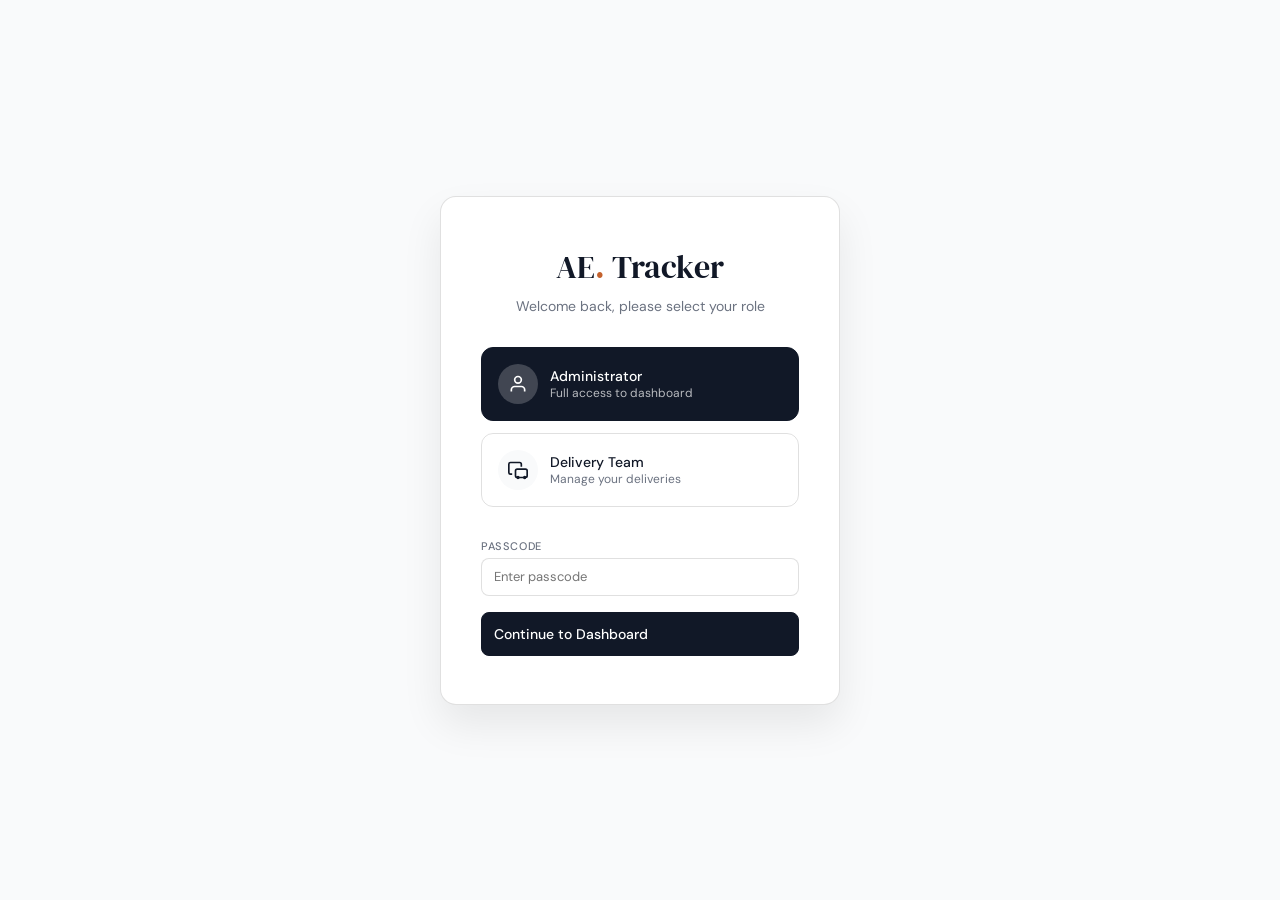
<file: settings.html>
<!DOCTYPE html>
<html lang="en">

<head>
  <meta charset="UTF-8">
  <meta name="viewport" content="width=device-width, initial-scale=1.0">
  <title>Settings · AE Tracker</title>
  <meta name="description" content="Configure AE Tracker – manage couriers, payment methods, and general settings.">
  <link rel="preconnect" href="https://fonts.googleapis.com">
  <link
    href="https://fonts.googleapis.com/css2?family=DM+Serif+Display:ital@0;1&family=DM+Sans:opsz,wght@9..40,300;9..40,400;9..40,500&display=swap"
    rel="stylesheet">
  <link rel="stylesheet" href="style.css">
  <style>
    .settings-layout {
      display: grid;
      grid-template-columns: 200px 1fr;
      gap: 2rem;
      align-items: start;
    }

    .settings-nav {
      display: flex;
      flex-direction: column;
      gap: 2px;
    }

    .settings-nav-item {
      padding: 8px 12px;
      border-radius: 8px;
      cursor: pointer;
      font-size: 13px;
      color: var(--muted);
      transition: all 0.15s;
    }

    .settings-nav-item:hover {
      background: rgba(0, 0, 0, 0.04);
      color: var(--text);
    }

    .settings-nav-item.active {
      background: var(--text);
      color: #fff;
      font-weight: 500;
    }

    .settings-panel {
      display: none;
    }

    .settings-panel.active {
      display: block;
    }

    .courier-row {
      display: flex;
      align-items: center;
      gap: 12px;
      padding: 12px 0;
      border-bottom: 1px solid var(--border);
    }

    .courier-row:last-child {
      border-bottom: none;
    }

    .danger-zone {
      border: 1px solid #FCA5A5;
      border-radius: var(--radius-lg);
      padding: 1.5rem;
      background: #FFF5F5;
    }

    .danger-zone h3 {
      font-size: 15px;
      color: var(--danger);
      margin-bottom: 8px;
    }

    .danger-zone p {
      font-size: 13px;
      color: var(--muted);
      margin-bottom: 12px;
    }
  </style>
</head>

<body>

  <!-- SIDEBAR -->
  <div class="sidebar-overlay" id="sidebarOverlay" onclick="toggleSidebar()"></div>
  <aside class="sidebar">
    <a class="logo" href="index.html">AE<span>.</span> Tracker</a>
    <div class="nav-section">Main</div>
    <a class="nav-item" href="index.html">
      <svg viewBox="0 0 24 24" fill="none" stroke="currentColor" stroke-width="2">
        <rect x="3" y="3" width="7" height="7" />
        <rect x="14" y="3" width="7" height="7" />
        <rect x="3" y="14" width="7" height="7" />
        <rect x="14" y="14" width="7" height="7" />
      </svg>
      Dashboard
    </a>
    <a class="nav-item" href="orders.html">
      <svg viewBox="0 0 24 24" fill="none" stroke="currentColor" stroke-width="2">
        <path
          d="M9 5H7a2 2 0 00-2 2v12a2 2 0 002 2h10a2 2 0 002-2V7a2 2 0 00-2-2h-2M9 5a2 2 0 002 2h2a2 2 0 002-2M9 5a2 2 0 012-2h2a2 2 0 012 2" />
      </svg>
      Orders
    </a>
    <a class="nav-item" href="customers.html">
      <svg viewBox="0 0 24 24" fill="none" stroke="currentColor" stroke-width="2">
        <path d="M17 21v-2a4 4 0 00-4-4H5a4 4 0 00-4 4v2" />
        <circle cx="9" cy="7" r="4" />
        <path d="M23 21v-2a4 4 0 00-3-3.87M16 3.13a4 4 0 010 7.75" />
      </svg>
      Customers
    </a>
    <a class="nav-item" href="deliveries.html">
      <svg viewBox="0 0 24 24" fill="none" stroke="currentColor" stroke-width="2">
        <path d="M5 17H3a2 2 0 01-2-2V5a2 2 0 012-2h11a2 2 0 012 2v3" />
        <rect x="9" y="11" width="14" height="10" rx="2" />
        <circle cx="12" cy="21" r="1" />
        <circle cx="20" cy="21" r="1" />
      </svg>
      Deliveries
    </a>
    <div class="nav-divider"></div>
    <div class="nav-section">Reports</div>
    <a class="nav-item" href="revenue.html">
      <svg viewBox="0 0 24 24" fill="none" stroke="currentColor" stroke-width="2">
        <polyline points="22 12 18 12 15 21 9 3 6 12 2 12" />
      </svg>
      Revenue
    </a>
    <a class="nav-item active" href="settings.html">
      <svg viewBox="0 0 24 24" fill="none" stroke="currentColor" stroke-width="2">
        <circle cx="12" cy="12" r="3" />
        <path
          d="M19.4 15a1.65 1.65 0 00.33 1.82l.06.06a2 2 0 010 2.83 2 2 0 01-2.83 0l-.06-.06a1.65 1.65 0 00-1.82-.33 1.65 1.65 0 00-1 1.51V21a2 2 0 01-2 2 2 2 0 01-2-2v-.09A1.65 1.65 0 009 19.4a1.65 1.65 0 00-1.82.33l-.06.06a2 2 0 01-2.83 0 2 2 0 010-2.83l.06-.06A1.65 1.65 0 004.68 15a1.65 1.65 0 00-1.51-1H3a2 2 0 01-2-2 2 2 0 012-2h.09A1.65 1.65 0 004.6 9a1.65 1.65 0 00-.33-1.82l-.06-.06a2 2 0 010-2.83 2 2 0 012.83 0l.06.06A1.65 1.65 0 009 4.68a1.65 1.65 0 001-1.51V3a2 2 0 012-2 2 2 0 012 2v.09a1.65 1.65 0 001 1.51 1.65 1.65 0 001.82-.33l.06-.06a2 2 0 012.83 0 2 2 0 010 2.83l-.06.06A1.65 1.65 0 0019.4 9a1.65 1.65 0 001.51 1H21a2 2 0 012 2 2 2 0 01-2 2h-.09a1.65 1.65 0 00-1.51 1z" />
      </svg>
      Settings
    </a>
    <div class="sidebar-footer">
      <div class="avatar" id="sidebarAvatar">AE</div>
      <div class="avatar-info" style="flex:1;min-width:0">
        <div class="name" id="sidebarName">Admin</div>
        <div class="role" id="sidebarBranch" style="white-space:nowrap;overflow:hidden;text-overflow:ellipsis">Campus Branch</div>
      </div>
      <button onclick="DB.logout(); window.location.href='login.html'" title="Logout" style="cursor:pointer;border:none;background:transparent;color:var(--muted);padding:4px">
        <svg width="16" height="16" viewBox="0 0 24 24" fill="none" stroke="currentColor" stroke-width="2"><path d="M9 21H5a2 2 0 01-2-2V5a2 2 0 012-2h4"/><polyline points="16 17 21 12 16 7"/><line x1="21" y1="12" x2="9" y2="12"/></svg>
      </button>
    </div>
  </aside>

  <main class="main">
    <header class="topbar">
      <div class="topbar-left" style="display:flex;align-items:center;">
        <button class="mobile-menu-btn" onclick="toggleSidebar()">
          <svg width="24" height="24" viewBox="0 0 24 24" fill="none" stroke="currentColor" stroke-width="2"><line x1="3" y1="12" x2="21" y2="12"/><line x1="3" y1="6" x2="21" y2="6"/><line x1="3" y1="18" x2="21" y2="18"/></svg>
        </button>
        <div class="topbar-title">Settings</div>
      </div>
    </header>

    <div class="content">
      <div class="settings-layout">

        <!-- Settings nav -->
        <div>
          <div class="settings-nav">
            <div class="settings-nav-item active" onclick="switchTab('general')">General</div>
            <div class="settings-nav-item" onclick="switchTab('couriers')">Couriers</div>
            <div class="settings-nav-item" onclick="switchTab('payments')">Payment Methods</div>
            <div class="settings-nav-item" onclick="switchTab('data')">Data & Export</div>
          </div>
        </div>

        <!-- Panels -->
        <div>

          <!-- GENERAL -->
          <div class="settings-panel active" id="panel-general">
            <div class="settings-section">
              <h2>General Settings</h2>
              <div style="display:flex;flex-direction:column;gap:16px;max-width:420px">
                <div class="form-field">
                  <label class="form-label">Admin Name</label>
                  <input class="form-input" id="set-adminName" placeholder="Your name">
                  <span class="form-hint">Appears in the sidebar and exports</span>
                </div>
                <div class="form-field">
                  <label class="form-label">Branch Name</label>
                  <input class="form-input" id="set-branch" placeholder="e.g. Campus Branch">
                </div>
                <div class="form-field">
                  <label class="form-label">Currency Symbol</label>
                  <input class="form-input" id="set-currency" placeholder="e.g. MK">
                </div>
                <div class="form-field">
                  <label class="form-label">Admin Passcode</label>
                  <input type="password" class="form-input" id="set-passcode" placeholder="0000">
                </div>
                <button class="btn btn-primary" style="width:fit-content" onclick="saveGeneral()">Save Changes</button>
              </div>
            </div>
          </div>

          <!-- COURIERS -->
          <div class="settings-panel" id="panel-couriers">
            <div class="settings-section">
              <h2>Courier Management</h2>
              <div id="courierList" style="margin-bottom:1.5rem"></div>
              <div
                style="background:var(--sidebar);border:1px solid var(--border);border-radius:var(--radius);padding:1.25rem;max-width:420px">
                <div style="font-size:13px;font-weight:500;margin-bottom:12px">Add New Courier</div>
                <div class="grid-2" style="margin-bottom:10px">
                  <div class="form-field">
                    <label class="form-label">Name *</label>
                    <input class="form-input" id="c-name" placeholder="Courier name">
                  </div>
                  <div class="form-field">
                    <label class="form-label">Phone</label>
                    <input class="form-input" id="c-phone" placeholder="265 8XX XXX XXX">
                  </div>
                </div>
                <div class="form-field" style="margin-bottom:10px">
                  <label class="form-label">Passcode</label>
                  <input type="password" class="form-input" id="c-passcode" placeholder="0000">
                </div>
                <button class="btn btn-primary" onclick="addCourier()">Add Courier</button>
              </div>
            </div>
          </div>

          <!-- PAYMENT METHODS -->
          <div class="settings-panel" id="panel-payments">
            <div class="settings-section">
              <h2>Payment Methods</h2>
              <div id="paymentTagList" class="tag-list" style="margin-bottom:1rem"></div>
              <div style="display:flex;gap:8px;max-width:360px">
                <input class="form-input" id="new-payment" placeholder="e.g. Airtel Money" style="flex:1"
                  onkeydown="if(event.key==='Enter')addPayment()">
                <button class="btn btn-primary" onclick="addPayment()">Add</button>
              </div>
              <p class="form-hint" style="margin-top:8px">These options appear in order forms and filters</p>
            </div>
          </div>

          <!-- DATA -->
          <div class="settings-panel" id="panel-data">
            <div class="settings-section">
              <h2>Data & Export</h2>
              <div style="display:flex;flex-direction:column;gap:12px;margin-bottom:2rem">
                <button class="btn" style="width:fit-content" onclick="exportAll()">
                  <svg width="14" height="14" viewBox="0 0 24 24" fill="none" stroke="currentColor" stroke-width="2">
                    <path d="M21 15v4a2 2 0 01-2 2H5a2 2 0 01-2-2v-4" />
                    <polyline points="7 10 12 15 17 10" />
                    <line x1="12" y1="15" x2="12" y2="3" />
                  </svg>
                  Export All Orders (CSV)
                </button>
                <button class="btn" style="width:fit-content" onclick="exportCustomers()">
                  <svg width="14" height="14" viewBox="0 0 24 24" fill="none" stroke="currentColor" stroke-width="2">
                    <path d="M21 15v4a2 2 0 01-2 2H5a2 2 0 01-2-2v-4" />
                    <polyline points="7 10 12 15 17 10" />
                    <line x1="12" y1="15" x2="12" y2="3" />
                  </svg>
                  Export Customers (CSV)
                </button>
                <button class="btn" style="width:fit-content" onclick="backupData()">
                  <svg width="14" height="14" viewBox="0 0 24 24" fill="none" stroke="currentColor" stroke-width="2">
                    <path d="M19 21H5a2 2 0 01-2-2V5a2 2 0 012-2h11l5 5v14a2 2 0 01-2 2z" />
                    <polyline points="17 21 17 13 7 13 7 21" />
                    <polyline points="7 3 7 8 15 8" />
                  </svg>
                  Backup All Data (JSON)
                </button>
                <button class="btn" style="width:fit-content" onclick="document.getElementById('restoreInput').click()">
                  <svg width="14" height="14" viewBox="0 0 24 24" fill="none" stroke="currentColor" stroke-width="2">
                    <path d="M21 15v4a2 2 0 01-2 2H5a2 2 0 01-2-2v-4" />
                    <polyline points="17 8 12 3 7 8" />
                    <line x1="12" y1="3" x2="12" y2="15" />
                  </svg>
                  Restore from JSON Backup
                </button>
                <input type="file" id="restoreInput" accept=".json" style="display:none" onchange="restoreData(event)">
              </div>
              <div class="danger-zone">
                <h3>Danger Zone</h3>
                <p>This will permanently delete ALL orders, customers and settings. This cannot be undone.</p>
                <button class="btn btn-danger" onclick="resetAll()">Reset All Data</button>
              </div>
            </div>
          </div>

        </div>
      </div>
    </div>
  </main>

  <!-- COURIER EDIT MODAL -->
  <div class="modal-overlay" id="courierModal" onclick="if(event.target===this)closeCourierModal()">
    <div class="modal">
      <div class="modal-header">
        <div class="modal-title">Edit Courier</div>
        <button class="modal-close" onclick="closeCourierModal()">×</button>
      </div>
      <div class="modal-body">
        <div class="form-field">
          <label class="form-label">Name *</label>
          <input class="form-input" id="ec-name">
        </div>
        <div class="form-field">
          <label class="form-label">Phone</label>
          <input class="form-input" id="ec-phone">
        </div>
        <div class="form-field">
          <label class="form-label">Passcode</label>
          <input type="password" class="form-input" id="ec-passcode">
        </div>
        <div class="form-field">
          <label class="form-label">Status</label>
          <select class="form-select" id="ec-active">
            <option value="true">Active</option>
            <option value="false">Inactive</option>
          </select>
        </div>
      </div>
      <div class="modal-footer">
        <button class="btn" onclick="closeCourierModal()">Cancel</button>
        <button class="btn btn-primary" onclick="saveCourier()">Save</button>
      </div>
    </div>
  </div>

  <!-- CONFIRM -->
  <div class="confirm-overlay" id="confirmOverlay">
    <div class="confirm-box">
      <div class="confirm-body">
        <div class="confirm-title" id="confirmTitle">Confirm</div>
        <div class="confirm-msg" id="confirmMsg"></div>
      </div>
      <div class="confirm-footer">
        <button class="btn" onclick="closeConfirm()">Cancel</button>
        <button class="btn btn-danger" id="confirmBtn" onclick="">Confirm</button>
      </div>
    </div>
  </div>

  <div class="toast" id="toast"></div>
  <script src="db.js"></script>
  <script>
    let editingCourierId = null;

    function switchTab(tab) {
      document.querySelectorAll('.settings-nav-item').forEach(el => el.classList.remove('active'));
      document.querySelectorAll('.settings-panel').forEach(el => el.classList.remove('active'));
      event.currentTarget.classList.add('active');
      document.getElementById('panel-' + tab).classList.add('active');
    }

    async function loadGeneral() {
      const s = await DB.getSettings();
      document.getElementById('set-adminName').value = s.adminName || 'Admin';
      document.getElementById('set-branch').value = s.branch || 'Campus Branch';
      document.getElementById('set-currency').value = s.currency || 'MK';
      document.getElementById('set-passcode').value = s.adminPasscode || '0000';
    }
    async function saveGeneral() {
      const s = await DB.getSettings();
      s.adminName = document.getElementById('set-adminName').value.trim() || 'Admin';
      s.branch = document.getElementById('set-branch').value.trim() || 'Campus Branch';
      s.currency = document.getElementById('set-currency').value.trim() || 'MK';
      s.adminPasscode = document.getElementById('set-passcode').value || '0000';
      await DB.saveSettings(s);
      document.getElementById('sidebarName').textContent = s.adminName;
      document.getElementById('sidebarBranch').textContent = s.branch;
      document.getElementById('sidebarAvatar').textContent = s.adminName.slice(0, 2).toUpperCase();
      showToast('Settings saved', 'success');
    }

    async function renderCourierList() {
      const couriers = await DB.getCouriers();
      const AV = ['#C4622D', '#2563EB', '#059669', '#7C3AED', '#DB2777'];
      document.getElementById('courierList').innerHTML = couriers.map((c, i) => `
    <div class="courier-row">
      <div class="courier-av" style="background:${AV[i % AV.length]};width:36px;height:36px;font-size:12px">
        ${c.name.split(' ').map(w => w[0]).join('').slice(0, 2).toUpperCase()}
      </div>
      <div style="flex:1">
        <div style="font-weight:500;font-size:13px">${c.name}</div>
        <div style="font-size:11px;color:var(--muted)">${c.phone || 'No phone'}</div>
      </div>
      <span class="status ${c.active ? 'status-delivered' : 'status-pending'}">
        <span class="status-dot"></span>${c.active ? 'Active' : 'Inactive'}
      </span>
      <button class="btn btn-sm" onclick="openEditCourier(${c.id})">Edit</button>
      <button class="btn btn-sm" onclick="toggleCourier(${c.id})">${c.active ? 'Deactivate' : 'Activate'}</button>
      <button class="btn btn-sm" onclick="deleteCourierConfirm(${c.id})" style="color:var(--danger)">
        <svg width="12" height="12" viewBox="0 0 24 24" fill="none" stroke="currentColor" stroke-width="2.5"><polyline points="3 6 5 6 21 6"/><path d="M19 6l-1 14a2 2 0 01-2 2H8a2 2 0 01-2-2L5 6"/></svg>
      </button>
    </div>
  `).join('');
    }

    async function addCourier() {
      const name = document.getElementById('c-name').value.trim();
      if (!name) { showToast('Name is required', 'danger'); return; }
      const passcode = document.getElementById('c-passcode').value || '0000';
      await DB.addCourier({ name, phone: document.getElementById('c-phone').value.trim() || '', active: true, passcode });
      document.getElementById('c-name').value = '';
      document.getElementById('c-phone').value = '';
      document.getElementById('c-passcode').value = '';
      await renderCourierList();
      showToast(`${name} added as courier`, 'success');
    }

    async function toggleCourier(id) {
      const couriers = await DB.getCouriers();
      const c = couriers.find(x => x.id === id);
      if (!c) return;
      await DB.updateCourier(id, { active: !c.active });
      await renderCourierList();
      showToast(`${c.name} ${!c.active ? 'activated' : 'deactivated'}`);
    }

    function deleteCourierConfirm(id) {
      (async () => {
        const couriers = await DB.getCouriers();
        const c = couriers.find(x => x.id === id);
        openConfirm('Delete Courier', `Delete "${c.name}"? Orders assigned to them will show unassigned.`, async () => {
          await DB.deleteCourier(id);
          await renderCourierList();
          showToast('Courier removed');
        });
      })();
    }

    async function openEditCourier(id) {
      const couriers = await DB.getCouriers();
      const c = couriers.find(x => x.id === id);
      if (!c) return;
      editingCourierId = id;
      document.getElementById('ec-name').value = c.name;
      document.getElementById('ec-phone').value = c.phone || '';
      document.getElementById('ec-passcode').value = c.passcode || '0000';
      document.getElementById('ec-active').value = String(c.active);
      document.getElementById('courierModal').classList.add('open');
    }
    function closeCourierModal() { document.getElementById('courierModal').classList.remove('open'); }
    async function saveCourier() {
      const name = document.getElementById('ec-name').value.trim();
      if (!name) { showToast('Name required', 'danger'); return; }
      await DB.updateCourier(editingCourierId, {
        name,
        phone: document.getElementById('ec-phone').value.trim() || '',
        passcode: document.getElementById('ec-passcode').value || '0000',
        active: document.getElementById('ec-active').value === 'true',
      });
      closeCourierModal();
      await renderCourierList();
      showToast('Courier updated', 'success');
    }

    async function renderPaymentTags() {
      const payments = await DB.getPayments();
      document.getElementById('paymentTagList').innerHTML = payments.map(p => `
    <div class="tag">${p}
      <span class="tag-remove" onclick="removePayment('${p.replace(/'/g, "\\'")}')">×</span>
    </div>
  `).join('');
    }

    async function addPayment() {
      const val = document.getElementById('new-payment').value.trim();
      if (!val) return;
      const list = await DB.getPayments();
      if (list.includes(val)) { showToast('Already exists', 'danger'); return; }
      list.push(val);
      await DB.savePayments(list);
      document.getElementById('new-payment').value = '';
      await renderPaymentTags();
      showToast(`"${val}" added`, 'success');
    }

    async function removePayment(name) {
      const list = (await DB.getPayments()).filter(p => p !== name);
      if (list.length === 0) { showToast('At least one payment method required', 'danger'); return; }
      await DB.savePayments(list);
      await renderPaymentTags();
      showToast(`"${name}" removed`);
    }

    async function exportAll() {
      const [orders, couriers] = await Promise.all([DB.getOrders(), DB.getCouriers()]);
      const rows = [['#', 'Date', 'Customer', 'Phone', 'Location', 'Payment', 'Courier', 'Amount', 'Status', 'Notes']];
      orders.forEach(o => {
        const c = couriers.find(x => x.id === o.courierId);
        rows.push([o.id, o.date, o.customer, o.phone, o.location, o.payment, c ? c.name : '—', o.amount, o.status, o.notes || '']);
      });
      const csv = rows.map(r => r.map(v => `"${String(v).replace(/"/g, '""')}"`).join(',')).join('\n');
      const a = document.createElement('a');
      a.href = URL.createObjectURL(new Blob([csv], { type: 'text/csv' }));
      a.download = 'AE_All_Orders.csv';
      a.click();
      showToast('Exported', 'success');
    }

    async function exportCustomers() {
      const list = await DB.getCustomers();
      const rows = [['ID', 'Name', 'Phone', 'Location', 'Notes']];
      list.forEach(c => rows.push([c.id, c.name, c.phone, c.location, c.notes || '']));
      const csv = rows.map(r => r.map(v => `"${String(v).replace(/"/g, '""')}"`).join(',')).join('\n');
      const a = document.createElement('a');
      a.href = URL.createObjectURL(new Blob([csv], { type: 'text/csv' }));
      a.download = 'AE_Customers.csv';
      a.click();
      showToast('Customers exported', 'success');
    }

    async function backupData() {
      const [orders, customers, couriers, payments, settings] = await Promise.all([
        DB.getOrders(), DB.getCustomers(), DB.getCouriers(), DB.getPayments(), DB.getSettings()
      ]);
      const data = { orders, customers, couriers, payments, settings, backupDate: new Date().toISOString() };
      const a = document.createElement('a');
      a.href = URL.createObjectURL(new Blob([JSON.stringify(data, null, 2)], { type: 'application/json' }));
      a.download = `AE_Backup_${new Date().toISOString().split('T')[0]}.json`;
      a.click();
      showToast('Backup downloaded', 'success');
    }

    function restoreData(evt) {
      const file = evt.target.files[0];
      if (!file) return;
      const reader = new FileReader();
      reader.onload = async e => {
        try {
          const data = JSON.parse(e.target.result);
          if (data.couriers) await DB.saveCouriers(data.couriers);
          if (data.payments) await DB.savePayments(data.payments);
          if (data.settings) await DB.saveSettings(data.settings);
          if (data.customers) await DB.saveCustomers(data.customers);
          if (data.orders) await DB.saveOrders(data.orders);
          showToast('Data restored successfully', 'success');
          location.reload();
        } catch {
          showToast('Invalid backup file', 'danger');
        }
      };
      reader.readAsText(file);
      evt.target.value = '';
    }

    function resetAll() {
      openConfirm('Reset All Data', 'This will permanently delete ALL data. Are you absolutely sure?', async () => {
        const [orders, customers, couriers, payments] = await Promise.all([
          DB.getOrders(), DB.getCustomers(), DB.getCouriers(), DB.getPayments()
        ]);
        for (const o of orders) await DB.deleteOrder(o.id).catch(() => {});
        for (const c of customers) await DB.deleteCustomer(c.id).catch(() => {});
        for (const c of couriers) await DB.deleteCourier(c.id).catch(() => {});
        await DB.savePayments([]);
        await DB.saveSettings({ currency: 'MK', branch: 'Campus Branch', adminName: 'Admin', nextOrderId: 1, adminPasscode: '0000' });
        showToast('All data cleared');
        setTimeout(() => location.reload(), 1000);
      });
    }

    function openConfirm(title, msg, action) {
      document.getElementById('confirmTitle').textContent = title;
      document.getElementById('confirmMsg').textContent = msg;
      document.getElementById('confirmBtn').onclick = () => { closeConfirm(); action(); };
      document.getElementById('confirmOverlay').classList.add('open');
    }
    function closeConfirm() { document.getElementById('confirmOverlay').classList.remove('open'); }

    function showToast(msg, type = '') {
      const t = document.getElementById('toast');
      t.textContent = msg;
      t.className = 'toast show' + (type ? ' toast-' + type : '');
      clearTimeout(t._t);
      t._t = setTimeout(() => { t.className = 'toast'; }, 2800);
    }

    (async () => {
      await DB.ready;
      const user = DB.getCurrentUser();
      if (!user) window.location.href = 'login.html';
      else if (user.role === 'courier') window.location.href = 'courier_dashboard.html';

      const s = await DB.getSettings();
      document.getElementById('sidebarName').textContent = s.adminName || 'Admin';
      document.getElementById('sidebarBranch').textContent = s.branch || 'Campus Branch';
      document.getElementById('sidebarAvatar').textContent = (s.adminName || 'AE').slice(0, 2).toUpperCase();

      await Promise.all([loadGeneral(), renderCourierList(), renderPaymentTags()]);
    })();
  </script>
</body>

</html>
</file>
<file: style.css>
/* ============================================================
   AE Tracker · Shared Styles
   ============================================================ */

*, *::before, *::after { box-sizing: border-box; margin: 0; padding: 0; }

:root {
  --bg:         #FFFFFF;
  --sidebar:    #F9FAFB;
  --surface:    #FFFFFF;
  --border:     rgba(0,0,0,0.07);
  --border-md:  rgba(0,0,0,0.12);
  --text:       #111827;
  --muted:      #6B7280;
  --accent:     #C4622D;
  --success:    #059669;
  --warning:    #F97316;
  --danger:     #DC2626;
  --info:       #2563EB;
  --radius:     12px;
  --radius-lg:  16px;
  --sidebar-w:  220px;
}

body {
  font-family: 'DM Sans', sans-serif;
  background: var(--bg);
  color: var(--text);
  display: flex;
  min-height: 100vh;
  font-size: 14px;
}

/* ── SIDEBAR ─────────────────────────────────────────────── */
.sidebar {
  width: var(--sidebar-w);
  flex-shrink: 0;
  background: var(--sidebar);
  border-right: 1px solid var(--border);
  display: flex;
  flex-direction: column;
  padding: 1.5rem 1rem;
  position: fixed;
  top: 0; left: 0; bottom: 0;
  z-index: 50;
  overflow-y: auto;
}

.logo {
  font-family: 'DM Serif Display', serif;
  font-size: 20px;
  letter-spacing: -0.4px;
  color: var(--text);
  margin-bottom: 2rem;
  padding: 0 0.5rem;
  text-decoration: none;
  display: block;
}
.logo span { color: var(--accent); }

.nav-section {
  font-size: 10px;
  font-weight: 500;
  letter-spacing: 1.2px;
  text-transform: uppercase;
  color: var(--muted);
  padding: 0 0.5rem;
  margin-bottom: 0.5rem;
  margin-top: 0.25rem;
}

.nav-item {
  display: flex;
  align-items: center;
  gap: 10px;
  padding: 8px 10px;
  border-radius: 8px;
  cursor: pointer;
  color: var(--muted);
  font-size: 13px;
  font-weight: 400;
  margin-bottom: 2px;
  transition: all 0.15s;
  text-decoration: none;
}
.nav-item svg { width: 16px; height: 16px; flex-shrink: 0; opacity: 0.6; transition: opacity 0.15s; }
.nav-item:hover { background: rgba(0,0,0,0.04); color: var(--text); }
.nav-item:hover svg { opacity: 0.8; }
.nav-item.active { background: var(--text); color: #fff; font-weight: 500; }
.nav-item.active svg { opacity: 1; filter: brightness(10); }

.nav-divider { height: 1px; background: var(--border); margin: 1rem 0; }

.sidebar-footer {
  margin-top: auto;
  padding: 0.75rem 0.5rem 0;
  border-top: 1px solid var(--border);
  display: flex;
  align-items: center;
  gap: 10px;
}
.avatar {
  width: 32px; height: 32px;
  background: var(--accent);
  border-radius: 50%;
  display: flex; align-items: center; justify-content: center;
  font-size: 12px; font-weight: 600; color: #fff;
  flex-shrink: 0;
}
.avatar-info .name { font-size: 12px; font-weight: 500; }
.avatar-info .role { font-size: 11px; color: var(--muted); }

/* ── MAIN ────────────────────────────────────────────────── */
.main {
  margin-left: var(--sidebar-w);
  flex: 1;
  display: flex;
  flex-direction: column;
  min-width: 0;
}

.topbar {
  height: 56px;
  border-bottom: 1px solid var(--border);
  display: flex;
  align-items: center;
  justify-content: space-between;
  padding: 0 2rem;
  position: sticky;
  top: 0;
  background: var(--bg);
  z-index: 10;
}
.topbar-title {
  font-family: 'DM Serif Display', serif;
  font-size: 18px;
  letter-spacing: -0.3px;
}
.topbar-right { display: flex; align-items: center; gap: 10px; }

.content { padding: 2rem; }

/* ── BUTTONS ─────────────────────────────────────────────── */
.btn {
  display: inline-flex;
  align-items: center;
  gap: 6px;
  padding: 7px 14px;
  border-radius: 8px;
  font-family: 'DM Sans', sans-serif;
  font-size: 12px;
  font-weight: 500;
  cursor: pointer;
  border: 1px solid var(--border-md);
  background: var(--bg);
  color: var(--text);
  transition: all 0.15s;
  white-space: nowrap;
}
.btn:hover { background: var(--sidebar); }
.btn-primary { background: var(--text); color: #fff; border-color: var(--text); }
.btn-primary:hover { background: #1f2937; }
.btn-danger  { background: var(--danger); color: #fff; border-color: var(--danger); }
.btn-danger:hover  { background: #b91c1c; }
.btn-success { background: var(--success); color: #fff; border-color: var(--success); }
.btn-success:hover { background: #047857; }
.btn-sm { padding: 4px 10px; font-size: 11px; }
.btn-icon { padding: 6px; min-width: 30px; justify-content: center; }

/* ── METRIC CARDS ────────────────────────────────────────── */
.metric-grid {
  display: grid;
  grid-template-columns: repeat(auto-fit, minmax(200px, 1fr));
  gap: 1rem;
  margin-bottom: 2rem;
}
.metric-card {
  background: var(--surface);
  border: 1px solid var(--border);
  border-radius: var(--radius-lg);
  padding: 1.25rem 1.5rem;
  transition: border-color 0.2s, box-shadow 0.2s;
}
.metric-card:hover { border-color: var(--border-md); box-shadow: 0 2px 12px rgba(0,0,0,0.05); }
.metric-label {
  font-size: 11px;
  font-weight: 500;
  letter-spacing: 0.8px;
  text-transform: uppercase;
  color: var(--muted);
  margin-bottom: 0.5rem;
  display: flex;
  align-items: center;
  gap: 6px;
}
.metric-label .dot { width: 6px; height: 6px; border-radius: 50%; }
.metric-value {
  font-family: 'DM Serif Display', serif;
  font-size: 32px;
  letter-spacing: -1px;
  line-height: 1;
  margin-bottom: 0.4rem;
}
.metric-sub { font-size: 11px; color: var(--muted); }
.metric-badge {
  display: inline-flex;
  align-items: center;
  gap: 3px;
  padding: 2px 8px;
  border-radius: 999px;
  font-size: 10px;
  font-weight: 500;
  margin-left: 6px;
}
.badge-up   { background: #D1FAE5; color: #065F46; }
.badge-down { background: #FEE2E2; color: #991B1B; }
.badge-warn { background: #FEF3C7; color: #92400E; }
.badge-info { background: #DBEAFE; color: #1E40AF; }

/* ── STATUS BADGES ───────────────────────────────────────── */
.status {
  display: inline-flex;
  align-items: center;
  gap: 5px;
  padding: 3px 10px;
  border-radius: 999px;
  font-size: 11px;
  font-weight: 500;
}
.status-dot { width: 5px; height: 5px; border-radius: 50%; }
.status-delivered { background: #D1FAE5; color: #065F46; }
.status-delivered .status-dot { background: #059669; }
.status-transit   { background: #FEF3C7; color: #92400E; }
.status-transit   .status-dot { background: #F97316; animation: blink 1.5s infinite; }
.status-pending   { background: #F3F4F6; color: #374151; }
.status-pending   .status-dot { background: #9CA3AF; }
.status-cancelled { background: #FEE2E2; color: #991B1B; }
.status-cancelled .status-dot { background: #DC2626; }
@keyframes blink { 0%,100%{opacity:1} 50%{opacity:0.3} }

/* ── SECTION CARD ────────────────────────────────────────── */
.section-card {
  background: var(--surface);
  border: 1px solid var(--border);
  border-radius: var(--radius-lg);
  overflow: hidden;
}
.section-header {
  display: flex;
  align-items: center;
  justify-content: space-between;
  padding: 1.25rem 1.5rem;
  border-bottom: 1px solid var(--border);
  flex-wrap: wrap;
  gap: 8px;
}
.section-title {
  font-family: 'DM Serif Display', serif;
  font-size: 16px;
  letter-spacing: -0.2px;
}
.section-action { font-size: 12px; color: var(--accent); cursor: pointer; font-weight: 500; }

/* ── TABLE ───────────────────────────────────────────────── */
.data-table { width: 100%; border-collapse: collapse; }
.data-table th {
  text-align: left;
  font-size: 10px;
  font-weight: 500;
  letter-spacing: 0.8px;
  text-transform: uppercase;
  color: var(--muted);
  padding: 10px 1.5rem;
  border-bottom: 1px solid var(--border);
  background: var(--sidebar);
  white-space: nowrap;
}
.data-table td {
  padding: 12px 1.5rem;
  border-bottom: 1px solid var(--border);
  font-size: 13px;
  color: var(--text);
}
.data-table tr:last-child td { border-bottom: none; }
.data-table tr:hover td { background: #FAFAFA; }

.td-no     { font-weight: 500; color: var(--muted); font-size: 12px; }
.td-name   { font-weight: 500; }
.td-amount { font-family: 'DM Serif Display', serif; font-size: 15px; }
.td-muted  { color: var(--muted); font-size: 12px; }

.payment-pill {
  display: inline-flex;
  align-items: center;
  gap: 4px;
  padding: 2px 8px;
  border-radius: 6px;
  font-size: 11px;
  font-weight: 500;
  background: #F3F4F6;
  color: #374151;
}

/* ── FORM ELEMENTS ───────────────────────────────────────── */
.form-field   { display: flex; flex-direction: column; gap: 5px; }
.form-label   { font-size: 11px; font-weight: 500; color: var(--muted); text-transform: uppercase; letter-spacing: 0.6px; }
.form-input, .form-select, .form-textarea {
  border: 1px solid var(--border-md);
  border-radius: 8px;
  padding: 0 12px;
  font-family: 'DM Sans', sans-serif;
  font-size: 13px;
  color: var(--text);
  outline: none;
  transition: border-color 0.15s;
  background: var(--bg);
  width: 100%;
}
.form-input, .form-select { height: 38px; }
.form-textarea { padding: 10px 12px; resize: vertical; min-height: 80px; }
.form-input:focus, .form-select:focus, .form-textarea:focus { border-color: var(--accent); }
.form-input.error { border-color: var(--danger); }
.form-hint { font-size: 11px; color: var(--muted); }
.form-error { font-size: 11px; color: var(--danger); }

/* ── MODAL ───────────────────────────────────────────────── */
.modal-overlay {
  display: none;
  position: fixed; inset: 0;
  background: rgba(0,0,0,0.35);
  z-index: 200;
  align-items: center;
  justify-content: center;
  padding: 1rem;
}
.modal-overlay.open { display: flex; animation: fadeIn 0.15s ease; }
.modal {
  background: #fff;
  border-radius: var(--radius-lg);
  width: 100%;
  max-width: 460px;
  border: 1px solid var(--border-md);
  overflow: hidden;
  box-shadow: 0 20px 60px rgba(0,0,0,0.15);
}
.modal-wide { max-width: 560px; }
.modal-header {
  padding: 1.25rem 1.5rem;
  border-bottom: 1px solid var(--border);
  display: flex;
  align-items: center;
  justify-content: space-between;
}
.modal-title { font-family: 'DM Serif Display', serif; font-size: 17px; }
.modal-close {
  width: 28px; height: 28px;
  border-radius: 6px;
  border: 1px solid var(--border);
  background: none;
  cursor: pointer;
  display: flex; align-items: center; justify-content: center;
  font-size: 18px;
  color: var(--muted);
  transition: background 0.15s;
}
.modal-close:hover { background: var(--sidebar); }
.modal-body   { padding: 1.25rem 1.5rem; display: flex; flex-direction: column; gap: 12px; }
.modal-footer {
  padding: 1rem 1.5rem;
  border-top: 1px solid var(--border);
  display: flex;
  gap: 8px;
  justify-content: flex-end;
}

/* ── SEARCH BAR ──────────────────────────────────────────── */
.search-wrap {
  position: relative;
  display: flex;
  align-items: center;
}
.search-wrap svg {
  position: absolute;
  left: 10px;
  width: 14px; height: 14px;
  color: var(--muted);
  pointer-events: none;
}
.search-input {
  height: 34px;
  border: 1px solid var(--border-md);
  border-radius: 8px;
  padding: 0 12px 0 32px;
  font-family: 'DM Sans', sans-serif;
  font-size: 12px;
  outline: none;
  width: 220px;
  background: var(--bg);
  transition: border-color 0.15s, width 0.2s;
}
.search-input:focus { border-color: var(--accent); width: 260px; }

/* ── TOAST ───────────────────────────────────────────────── */
.toast {
  position: fixed;
  bottom: 1.5rem; right: 1.5rem;
  background: var(--text);
  color: #fff;
  padding: 10px 16px;
  border-radius: 8px;
  font-size: 13px;
  font-weight: 500;
  z-index: 500;
  opacity: 0;
  transform: translateY(8px);
  transition: all 0.2s;
  pointer-events: none;
  max-width: 320px;
}
.toast.show { opacity: 1; transform: none; }
.toast.toast-success { background: var(--success); }
.toast.toast-danger  { background: var(--danger);  }

/* ── CONFIRM DIALOG ──────────────────────────────────────── */
.confirm-overlay {
  display: none;
  position: fixed; inset: 0;
  background: rgba(0,0,0,0.4);
  z-index: 300;
  align-items: center;
  justify-content: center;
}
.confirm-overlay.open { display: flex; }
.confirm-box {
  background: #fff;
  border-radius: var(--radius-lg);
  width: 360px;
  border: 1px solid var(--border-md);
  overflow: hidden;
  box-shadow: 0 20px 60px rgba(0,0,0,0.2);
}
.confirm-body { padding: 1.5rem; }
.confirm-title { font-family: 'DM Serif Display', serif; font-size: 17px; margin-bottom: 8px; }
.confirm-msg   { font-size: 13px; color: var(--muted); }
.confirm-footer { padding: 1rem 1.5rem; border-top: 1px solid var(--border); display: flex; gap: 8px; justify-content: flex-end; }

/* ── PAGINATION ──────────────────────────────────────────── */
.pagination {
  display: flex;
  align-items: center;
  gap: 4px;
  padding: 1rem 1.5rem;
  border-top: 1px solid var(--border);
  justify-content: flex-end;
}
.page-btn {
  width: 30px; height: 30px;
  border-radius: 6px;
  border: 1px solid var(--border-md);
  background: none;
  cursor: pointer;
  font-size: 12px;
  display: flex; align-items: center; justify-content: center;
  color: var(--muted);
  transition: all 0.15s;
}
.page-btn:hover { background: var(--sidebar); color: var(--text); }
.page-btn.active { background: var(--text); color: #fff; border-color: var(--text); }
.page-info { font-size: 12px; color: var(--muted); margin-right: auto; }

/* ── EMPTY STATE ─────────────────────────────────────────── */
.empty-state {
  display: flex;
  flex-direction: column;
  align-items: center;
  justify-content: center;
  gap: 12px;
  padding: 3rem;
  color: var(--muted);
  text-align: center;
}
.empty-state svg { width: 40px; height: 40px; opacity: 0.3; }
.empty-state p { font-size: 13px; }

/* ── FILTER ROW ──────────────────────────────────────────── */
.filter-row {
  display: flex;
  align-items: center;
  gap: 8px;
  flex-wrap: wrap;
}
.filter-select {
  height: 34px;
  border: 1px solid var(--border-md);
  border-radius: 8px;
  padding: 0 10px;
  font-family: 'DM Sans', sans-serif;
  font-size: 12px;
  outline: none;
  background: var(--bg);
  cursor: pointer;
  transition: border-color 0.15s;
}
.filter-select:focus { border-color: var(--accent); }

/* ── CHART BARS ──────────────────────────────────────────── */
.bar-chart {
  display: flex;
  align-items: flex-end;
  gap: 6px;
  height: 80px;
  margin-bottom: 6px;
}
.bar-col  { flex: 1; display: flex; flex-direction: column; align-items: center; gap: 4px; }
.bar {
  width: 100%;
  border-radius: 4px 4px 0 0;
  transition: opacity 0.2s;
  cursor: pointer;
}
.bar:hover { opacity: 0.75; }
.bar-label { font-size: 9px; color: var(--muted); text-align: center; }

/* ── PAYMENT ROW ─────────────────────────────────────────── */
.payment-row {
  display: flex;
  align-items: center;
  padding: 12px 1.5rem;
  border-bottom: 1px solid var(--border);
  gap: 10px;
}
.payment-row:last-child { border-bottom: none; }
.payment-bar-wrap { flex: 1; height: 4px; background: var(--sidebar); border-radius: 2px; overflow: hidden; }
.payment-bar { height: 100%; border-radius: 2px; transition: width 0.6s ease; }
.payment-method { font-size: 12px; font-weight: 500; min-width: 100px; }
.payment-pct    { font-size: 11px; color: var(--muted); min-width: 36px; text-align: right; }
.payment-amount { font-size: 12px; font-weight: 500; min-width: 80px; text-align: right; }

/* ── COURIER CARD ────────────────────────────────────────── */
.courier-card {
  display: flex;
  align-items: center;
  gap: 12px;
  padding: 12px 1.5rem;
  border-bottom: 1px solid var(--border);
  transition: background 0.15s;
}
.courier-card:last-child { border-bottom: none; }
.courier-card:hover { background: #FAFAFA; }
.courier-av {
  width: 36px; height: 36px;
  border-radius: 50%;
  display: flex; align-items: center; justify-content: center;
  font-size: 12px; font-weight: 600; color: #fff;
  flex-shrink: 0;
}
.courier-name       { font-size: 13px; font-weight: 500; }
.courier-deliveries { font-size: 11px; color: var(--muted); }
.courier-revenue    { font-family: 'DM Serif Display', serif; font-size: 14px; margin-left: auto; }

/* ── SUB ROW ─────────────────────────────────────────────── */
.sub-row {
  display: flex;
  align-items: center;
  gap: 12px;
  padding: 12px 1.5rem;
  border-bottom: 1px solid var(--border);
  transition: background 0.15s;
}
.sub-row:last-child { border-bottom: none; }
.sub-row:hover { background: #FAFAFA; }
.sub-name     { font-size: 13px; font-weight: 500; flex: 1; }
.sub-location { font-size: 11px; color: var(--muted); }
.sub-count    { font-size: 12px; color: var(--muted); min-width: 80px; text-align: right; }

/* ── ANIMATIONS ──────────────────────────────────────────── */
.fade { opacity: 0; transform: translateY(10px); animation: fadeIn 0.4s ease forwards; }
@keyframes fadeIn { to { opacity: 1; transform: none; } }
.d1 { animation-delay: 0.05s; } .d2 { animation-delay: 0.12s; }
.d3 { animation-delay: 0.20s; } .d4 { animation-delay: 0.28s; }
.d5 { animation-delay: 0.36s; } .d6 { animation-delay: 0.44s; }

/* ── GRID HELPERS ────────────────────────────────────────── */
.grid-2 { display: grid; grid-template-columns: 1fr 1fr; gap: 12px; }
.grid-3 { display: grid; grid-template-columns: 1fr 1fr 1fr; gap: 12px; }
.mb-2   { margin-bottom: 2rem; }
.gap-6  { gap: 1.5rem; }

/* ── DASHBOARD SPECIFIC ──────────────────────────────────── */
.dashboard-grid {
  display: grid;
  grid-template-columns: 1fr 340px;
  gap: 1.5rem;
}
.right-col { display: flex; flex-direction: column; gap: 1.5rem; }

/* ── PAGE HEADER ─────────────────────────────────────────── */
.page-header {
  display: flex;
  align-items: center;
  justify-content: space-between;
  margin-bottom: 1.5rem;
  flex-wrap: wrap;
  gap: 12px;
}
.page-header-left h1 {
  font-family: 'DM Serif Display', serif;
  font-size: 24px;
  letter-spacing: -0.5px;
  margin-bottom: 2px;
}
.page-header-left p { font-size: 13px; color: var(--muted); }

/* ── SETTINGS ────────────────────────────────────────────── */
.settings-section { margin-bottom: 2rem; }
.settings-section h2 {
  font-family: 'DM Serif Display', serif;
  font-size: 18px;
  margin-bottom: 1rem;
  padding-bottom: 0.75rem;
  border-bottom: 1px solid var(--border);
}

/* ── TAG LIST ────────────────────────────────────────────── */
.tag-list { display: flex; flex-wrap: wrap; gap: 8px; margin-bottom: 12px; }
.tag {
  display: inline-flex;
  align-items: center;
  gap: 6px;
  padding: 4px 12px;
  border-radius: 999px;
  background: var(--sidebar);
  border: 1px solid var(--border-md);
  font-size: 12px;
  font-weight: 500;
}
.tag-remove {
  cursor: pointer;
  color: var(--muted);
  font-size: 14px;
  line-height: 1;
  transition: color 0.15s;
}
.tag-remove:hover { color: var(--danger); }

/* ── REVENUE CHART ───────────────────────────────────────── */
.rev-chart-wrap {
  padding: 1.5rem;
}
.rev-bars {
  display: flex;
  align-items: flex-end;
  gap: 8px;
  height: 140px;
  padding-bottom: 24px;
  position: relative;
}
.rev-bar-col {
  flex: 1;
  display: flex;
  flex-direction: column;
  align-items: center;
  gap: 0;
  height: 100%;
  justify-content: flex-end;
}
.rev-bar {
  width: 100%;
  background: var(--accent);
  border-radius: 4px 4px 0 0;
  transition: opacity 0.2s, height 0.5s ease;
  cursor: pointer;
  position: relative;
}
.rev-bar:hover { opacity: 0.75; }
.rev-bar-val {
  position: absolute;
  top: -20px;
  left: 50%;
  transform: translateX(-50%);
  font-size: 9px;
  color: var(--muted);
  white-space: nowrap;
}
.rev-bar-lbl {
  font-size: 9px;
  color: var(--muted);
  text-align: center;
  margin-top: 4px;
  white-space: nowrap;
}

/* ── MOBILE MENU ─────────────────────────────────────────── */
.mobile-menu-btn {
  display: none;
  background: none;
  border: none;
  cursor: pointer;
  color: var(--text);
  padding: 6px;
  margin-right: 8px;
}
.sidebar-overlay {
  display: none;
  position: fixed; inset: 0;
  background: rgba(0,0,0,0.35);
  z-index: 40;
}
.sidebar-overlay.show { display: block; animation: fadeIn 0.15s ease; }

/* ── AVATAR CIRCLE ───────────────────────────────────────── */
.avatar-circle {
  width: 36px;
  height: 36px;
  border-radius: 50%;
  display: flex;
  align-items: center;
  justify-content: center;
  font-weight: 600;
  font-size: 13px;
  background: #F3F4F6;
  color: #374151;
}
.th-avatar { width: 48px; }
.td-avatar { width: 48px; }

/* ── RESPONSIVE ──────────────────────────────────────────── */
@media (max-width: 900px) {
  .dashboard-grid { grid-template-columns: 1fr; }
  .right-col { flex-direction: row; flex-wrap: wrap; }
  .right-col .section-card { min-width: 280px; flex: 1; }
}

@media (max-width: 720px) {
  :root { --sidebar-w: 0px; }
  .mobile-menu-btn { display: flex; align-items: center; justify-content: center; }
  .sidebar { 
    transform: translateX(-100%);
    transition: transform 0.3s ease;
    width: 260px;
    box-shadow: 4px 0 24px rgba(0,0,0,0.1);
  }
  .sidebar.open {
    transform: translateX(0);
  }
  .main { margin-left: 0; }
  .topbar { padding: 0 1rem; }
  .content { padding: 1rem; }
  .metric-grid { grid-template-columns: 1fr 1fr; }
  .data-table th, .data-table td { padding: 10px 1rem; }

  /* Mobile Orders List View */
  .data-table, .data-table tbody { display: block; width: 100%; }
  .data-table thead { display: none; }
  .data-table tr.order-row {
    display: grid;
    grid-template-columns: 44px 1fr auto;
    grid-template-areas: 
      "avatar name amount"
      "avatar date status"
      ". actions actions";
    gap: 4px 12px;
    padding: 16px;
    border: 1px solid var(--border);
    border-radius: var(--radius-lg);
    margin-bottom: 12px;
    background: #fff;
    align-items: center;
    box-shadow: 0 1px 4px rgba(0,0,0,0.03);
  }
  .data-table tr.order-row td { padding: 0; border: none; }
  
  .data-table tr.order-row td.td-no, 
  .data-table tr.order-row td.td-phone, 
  .data-table tr.order-row td.td-payment, 
  .data-table tr.order-row td.td-courier { display: none; }
  
  .td-avatar { grid-area: avatar; display: flex; align-items: center; justify-content: center; height: 100%; }
  .td-name { grid-area: name; align-self: end; font-size: 15px !important; font-weight: 500; color: var(--text); }
  .td-date { grid-area: date; align-self: start; font-size: 12px; color: var(--muted); }
  .td-amount { grid-area: amount; align-self: end; font-size: 15px !important; font-weight: 500; text-align: right; }
  .td-status { grid-area: status; align-self: start; display: flex; justify-content: flex-end; }
  .td-actions { grid-area: actions; margin-top: 8px; border-top: 1px dashed var(--border); padding-top: 12px; }
}
</file>
